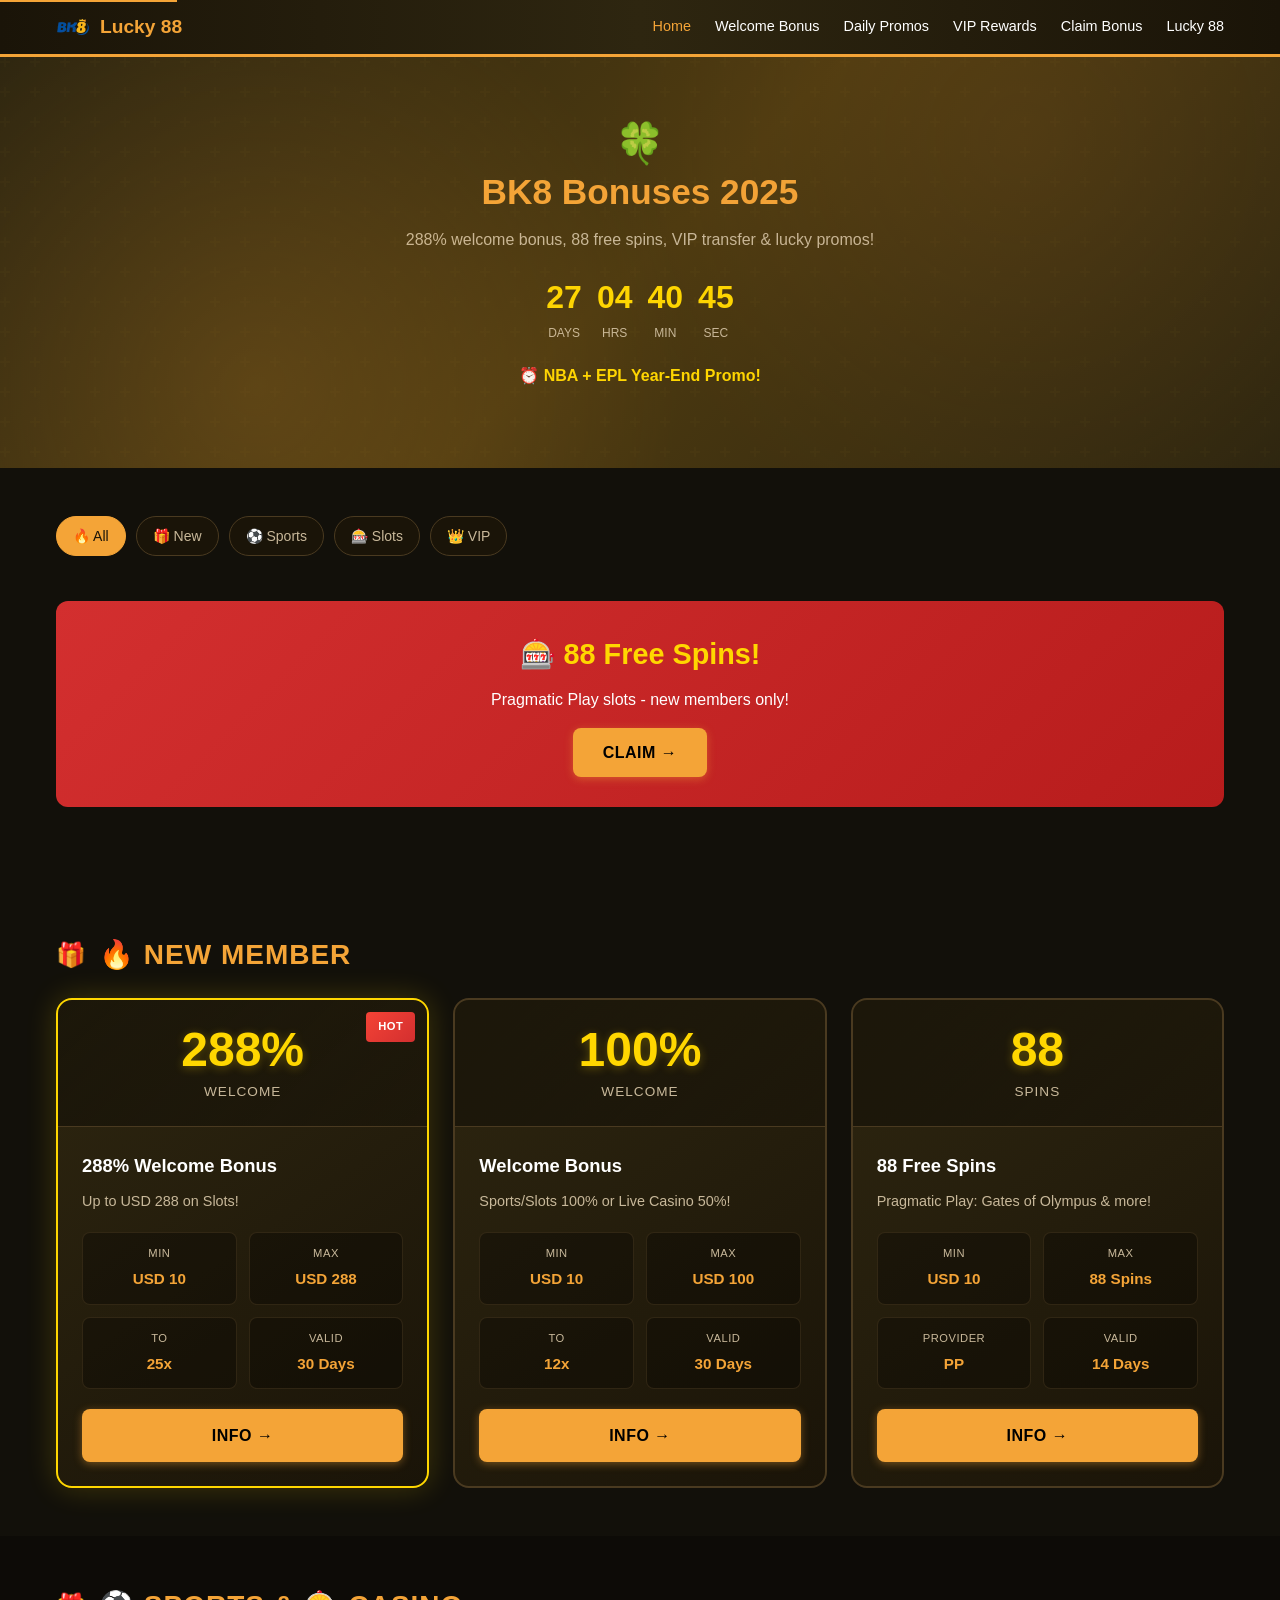
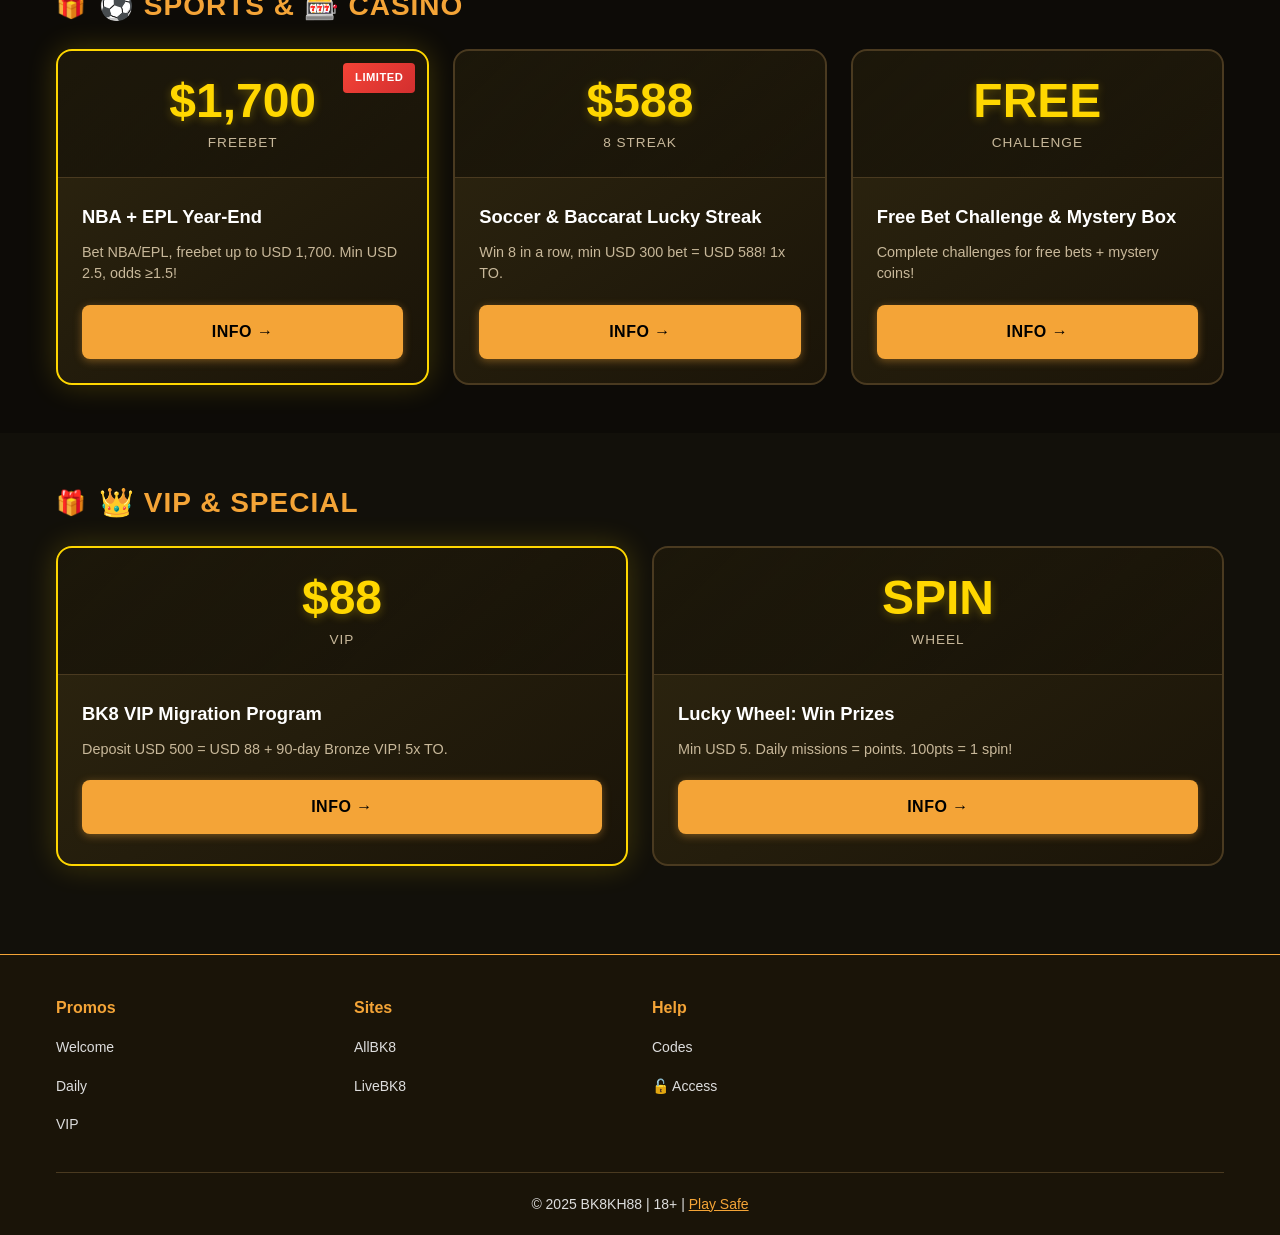
<file: index.html>
<!DOCTYPE html>
<html lang="en">
<head>
<meta charset="UTF-8">
<meta name="viewport" content="width=device-width,initial-scale=1">
<meta name="google-site-verification" content="hexUF1ci9jn3_o5hZvwXZxW5xx5lnsNakwZgfZred9c">
<meta name="description" content="BK8 bonuses 2025! 288% welcome bonus (25x TO), 88 free spins, VIP program. Best promotions Cambodia.">
<meta name="robots" content="index,follow">
<link rel="canonical" href="https://bk8-promotions-centre.pages.dev/">
<title>BK8 Bonuses 88 | 288% Welcome Bonus 2025</title>
<style>:root{--p:#1a1408;--a:#f4a437;--w:#fff;--bg:#12100a;--t:#c8b89a;--b:#4a3a20;--r:#d32f2f;--g:#ffd700}*{margin:0;padding:0;box-sizing:border-box}body{font-family:system-ui,sans-serif;line-height:1.6;background:var(--bg);color:var(--w)}.header{background:linear-gradient(90deg,#1a1408,#2e2610,#1a1408);position:sticky;top:0;z-index:100;border-bottom:3px solid var(--a)}.container{max-width:1200px;margin:0 auto;padding:0 16px}.header-inner{display:flex;justify-content:space-between;align-items:center;padding:10px 0;min-height:54px}.logo{display:flex;align-items:center;gap:10px;font-size:1.2rem;font-weight:700;color:var(--w);text-decoration:none}.logo-img{height:34px;width:34px}.logo span{color:var(--a)}.nav-list{display:flex;list-style:none;gap:20px}.nav-list a{color:var(--w);text-decoration:none;font-size:.9rem}.nav-list a:hover,.nav-list a.active{color:var(--a)}.hero{background:linear-gradient(135deg,#2e2610,#4d3a10,#2e2610);padding:40px 16px;text-align:center;min-height:220px;contain:layout style}.hero h1{font-size:1.85rem;margin-bottom:12px;min-height:72px}.hero h1 span{color:var(--a);display:block;font-size:2.2rem}.hero p{color:var(--t);max-width:600px;margin:0 auto 20px}.section{padding:40px 0;contain:layout style}.section-title{font-size:1.5rem;margin-bottom:20px}.promo-grid{display:grid;grid-template-columns:repeat(auto-fit,minmax(300px,1fr));gap:20px}.promo-card{background:linear-gradient(135deg,#2e2610,#1a1408);border:2px solid var(--b);border-radius:12px;overflow:hidden;min-height:320px}.promo-card.featured{border-color:var(--g);box-shadow:0 0 20px rgba(255,215,0,.2)}.promo-badge{display:inline-block;padding:4px 12px;font-size:.75rem;font-weight:700;text-transform:uppercase;border-radius:4px;position:absolute;top:12px;right:12px}.promo-badge.hot{background:var(--r);color:var(--w)}.promo-header{position:relative;padding:20px;background:rgba(0,0,0,.3);min-height:100px}.promo-value{font-size:2.5rem;font-weight:800;color:var(--g)}.promo-type{color:var(--t);font-size:.9rem;text-transform:uppercase}.promo-body{padding:20px}.promo-title{font-size:1.1rem;margin-bottom:10px}.promo-title a{color:var(--w);text-decoration:none}.promo-desc{color:var(--t);font-size:.9rem;margin-bottom:15px}.promo-details{display:grid;grid-template-columns:1fr 1fr;gap:10px;margin-bottom:15px}.promo-detail{background:rgba(0,0,0,.2);padding:8px;border-radius:6px;text-align:center}.promo-detail-label{font-size:.75rem;color:var(--t);text-transform:uppercase}.promo-detail-value{font-weight:700;color:var(--a)}.promo-cta{display:block;text-align:center;padding:12px;background:var(--a);color:#000;text-decoration:none;font-weight:700;border-radius:6px}.countdown{display:flex;justify-content:center;gap:15px;margin:20px 0;min-height:60px}.countdown-item{text-align:center}.countdown-value{font-size:2rem;font-weight:800;color:var(--g)}.countdown-label{font-size:.75rem;color:var(--t);text-transform:uppercase}.category-pills{display:flex;flex-wrap:wrap;gap:10px;margin-bottom:30px;min-height:40px}.category-pill{padding:8px 16px;background:rgba(255,255,255,.1);color:var(--t);text-decoration:none;border-radius:20px;font-size:.85rem}.category-pill.active{background:var(--a);color:#000}.lucky88-banner{background:linear-gradient(135deg,#d32f2f,#b71c1c);padding:30px;border-radius:12px;text-align:center;margin-bottom:30px;min-height:140px}.lucky88-banner h2{color:var(--g);font-size:1.8rem;margin-bottom:10px}.lucky88-banner p{margin-bottom:15px}.footer{background:var(--p);padding:40px 0 20px;border-top:2px solid var(--b)}.footer-grid{display:grid;grid-template-columns:repeat(auto-fit,minmax(200px,1fr));gap:30px;margin-bottom:30px}.footer-section h4{color:var(--a);margin-bottom:15px}.footer-section ul{list-style:none}.footer-section a{color:var(--t);text-decoration:none;font-size:.9rem;display:block;padding:4px 0}.footer-bottom{text-align:center;padding-top:20px;border-top:1px solid var(--b);color:var(--t);font-size:.85rem}.nav-toggle{display:none;background:0;border:0;color:var(--w);font-size:1.5rem;cursor:pointer}.skip-link{position:absolute;top:-40px;left:0;background:var(--a);color:var(--p);padding:8px 16px;z-index:1000}.skip-link:focus{top:0}#main-content{contain:layout}@media(max-width:900px){.nav-toggle{display:block}.nav{display:none;position:absolute;top:100%;left:0;right:0;background:var(--p);padding:20px}.nav.active{display:block}.nav-list{flex-direction:column;gap:15px}.promo-grid{grid-template-columns:1fr}.hero{min-height:240px}.hero h1{min-height:90px}.promo-card{min-height:350px}}</style>
<link rel="stylesheet" href="css/styles.css">
<script type="application/ld+json">{"@context":"https://schema.org","@type":"WebSite","name":"BK8KH88","url":"https://bk8kh88.com"}</script>
</head>
<body>
<a href="#main-content" class="skip-link">Skip to main content</a>
<header class="header"><div class="container"><div class="header-inner">
<a href="index.html" class="logo"><img src="images/logo-34.webp" alt="BK8-88" class="logo-img" width="34" height="34"><span>Lucky 88</span></a>
<button class="nav-toggle" aria-label="Toggle navigation" aria-expanded="false">☰</button>
<nav class="nav" id="main-nav"><ul class="nav-list">
<li><a href="index.html" class="active">Home</a></li>
<li><a href="welcome/bonus.html">Welcome Bonus</a></li>
<li><a href="promotions/daily.html">Daily Promos</a></li>
<li><a href="promotions/vip.html">VIP Rewards</a></li>
<li><a href="codes/index.html">Claim Bonus</a></li>
<li><a href="lucky88/index.html">Lucky 88</a></li>
</ul></nav></div></div></header>
<main id="main-content">
<section class="hero"><div class="container">
<h1>🍀 <span>BK8 Bonuses 2025</span></h1>
<p>288% welcome bonus, 88 free spins, VIP transfer & lucky promos!</p>
<div class="countdown" id="countdown">
<div class="countdown-item"><div class="countdown-value" id="days">15</div><div class="countdown-label">Days</div></div>
<div class="countdown-item"><div class="countdown-value" id="hours">09</div><div class="countdown-label">Hrs</div></div>
<div class="countdown-item"><div class="countdown-value" id="minutes">22</div><div class="countdown-label">Min</div></div>
<div class="countdown-item"><div class="countdown-value" id="seconds">37</div><div class="countdown-label">Sec</div></div>
</div>
<p style="color:var(--g);font-weight:700">⏰ NBA + EPL Year-End Promo!</p>
</div></section>
<section class="section" style="padding-bottom:0"><div class="container"><div class="category-pills">
<a href="index.html" class="category-pill active">🔥 All</a>
<a href="welcome/bonus.html" class="category-pill">🎁 New</a>
<a href="promotions/sports.html" class="category-pill">⚽ Sports</a>
<a href="promotions/slots.html" class="category-pill">🎰 Slots</a>
<a href="promotions/vip.html" class="category-pill">👑 VIP</a>
</div></div></section>
<section class="section" style="padding-top:20px"><div class="container"><div class="lucky88-banner">
<h2>🎰 88 Free Spins!</h2>
<p>Pragmatic Play slots - new members only!</p>
<a href="lucky88/index.html" class="promo-cta" style="display:inline-block;padding:12px 30px">Claim →</a>
</div></div></section>

<section class="section"><div class="container">
<h2 class="section-title">🔥 New Member</h2>
<div class="promo-grid">
<article class="promo-card featured"><div class="promo-header"><span class="promo-badge hot">HOT</span><div class="promo-value">288%</div><div class="promo-type">Welcome</div></div>
<div class="promo-body"><h3 class="promo-title"><a href="welcome/bonus.html">288% Welcome Bonus</a></h3>
<p class="promo-desc">Up to USD 288 on Slots!</p>
<div class="promo-details"><div class="promo-detail"><div class="promo-detail-label">Min</div><div class="promo-detail-value">USD 10</div></div><div class="promo-detail"><div class="promo-detail-label">Max</div><div class="promo-detail-value">USD 288</div></div><div class="promo-detail"><div class="promo-detail-label">TO</div><div class="promo-detail-value">25x</div></div><div class="promo-detail"><div class="promo-detail-label">Valid</div><div class="promo-detail-value">30 Days</div></div></div>
<a href="welcome/bonus.html" class="promo-cta">Info →</a></div></article>
<article class="promo-card"><div class="promo-header"><div class="promo-value">100%</div><div class="promo-type">Welcome</div></div>
<div class="promo-body"><h3 class="promo-title"><a href="welcome/bonus.html">Welcome Bonus</a></h3>
<p class="promo-desc">Sports/Slots 100% or Live Casino 50%!</p>
<div class="promo-details"><div class="promo-detail"><div class="promo-detail-label">Min</div><div class="promo-detail-value">USD 10</div></div><div class="promo-detail"><div class="promo-detail-label">Max</div><div class="promo-detail-value">USD 100</div></div><div class="promo-detail"><div class="promo-detail-label">TO</div><div class="promo-detail-value">12x</div></div><div class="promo-detail"><div class="promo-detail-label">Valid</div><div class="promo-detail-value">30 Days</div></div></div>
<a href="welcome/bonus.html" class="promo-cta">Info →</a></div></article>
<article class="promo-card"><div class="promo-header"><div class="promo-value">88</div><div class="promo-type">Spins</div></div>
<div class="promo-body"><h3 class="promo-title"><a href="lucky88/index.html">88 Free Spins</a></h3>
<p class="promo-desc">Pragmatic Play: Gates of Olympus & more!</p>
<div class="promo-details"><div class="promo-detail"><div class="promo-detail-label">Min</div><div class="promo-detail-value">USD 10</div></div><div class="promo-detail"><div class="promo-detail-label">Max</div><div class="promo-detail-value">88 Spins</div></div><div class="promo-detail"><div class="promo-detail-label">Provider</div><div class="promo-detail-value">PP</div></div><div class="promo-detail"><div class="promo-detail-label">Valid</div><div class="promo-detail-value">14 Days</div></div></div>
<a href="lucky88/index.html" class="promo-cta">Info →</a></div></article>
</div></div></section>

<section class="section" style="background:rgba(0,0,0,.3)"><div class="container">
<h2 class="section-title">⚽ Sports & 🎰 Casino</h2>
<div class="promo-grid">
<article class="promo-card featured"><div class="promo-header"><span class="promo-badge hot">LIMITED</span><div class="promo-value">$1,700</div><div class="promo-type">Freebet</div></div>
<div class="promo-body"><h3 class="promo-title"><a href="promotions/daily.html">NBA + EPL Year-End</a></h3>
<p class="promo-desc">Bet NBA/EPL, freebet up to USD 1,700. Min USD 2.5, odds ≥1.5!</p>
<a href="promotions/daily.html" class="promo-cta">Info →</a></div></article>
<article class="promo-card"><div class="promo-header"><div class="promo-value">$588</div><div class="promo-type">8 Streak</div></div>
<div class="promo-body"><h3 class="promo-title"><a href="lucky88/index.html">Soccer & Baccarat Lucky Streak</a></h3>
<p class="promo-desc">Win 8 in a row, min USD 300 bet = USD 588! 1x TO.</p>
<a href="lucky88/index.html" class="promo-cta">Info →</a></div></article>
<article class="promo-card"><div class="promo-header"><div class="promo-value">FREE</div><div class="promo-type">Challenge</div></div>
<div class="promo-body"><h3 class="promo-title"><a href="promotions/daily.html">Free Bet Challenge & Mystery Box</a></h3>
<p class="promo-desc">Complete challenges for free bets + mystery coins!</p>
<a href="promotions/daily.html" class="promo-cta">Info →</a></div></article>
</div></div></section>

<section class="section"><div class="container">
<h2 class="section-title">👑 VIP & Special</h2>
<div class="promo-grid">
<article class="promo-card featured"><div class="promo-header"><div class="promo-value">$88</div><div class="promo-type">VIP</div></div>
<div class="promo-body"><h3 class="promo-title"><a href="promotions/vip.html">BK8 VIP Migration Program</a></h3>
<p class="promo-desc">Deposit USD 500 = USD 88 + 90-day Bronze VIP! 5x TO.</p>
<a href="promotions/vip.html" class="promo-cta">Info →</a></div></article>
<article class="promo-card"><div class="promo-header"><div class="promo-value">SPIN</div><div class="promo-type">Wheel</div></div>
<div class="promo-body"><h3 class="promo-title"><a href="lucky88/index.html">Lucky Wheel: Win Prizes</a></h3>
<p class="promo-desc">Min USD 5. Daily missions = points. 100pts = 1 spin!</p>
<a href="lucky88/index.html" class="promo-cta">Info →</a></div></article>
</div></div></section>
</main>
<footer class="footer"><div class="container">
<div class="footer-grid">
<div class="footer-section"><h4>Promos</h4><ul>
<li><a href="welcome/bonus.html">Welcome</a></li>
<li><a href="promotions/daily.html">Daily</a></li>
<li><a href="promotions/vip.html">VIP</a></li>
</ul></div>
<div class="footer-section"><h4>Sites</h4><ul>
<li><a href="https://allbk8kh.com">AllBK8</a></li>
<li><a href="https://livebk8.com">LiveBK8</a></li>
</ul></div>
<div class="footer-section"><h4>Help</h4><ul>
<li><a href="codes/index.html">Codes</a></li>
<li><a href="access-help.html">🔓 Access</a></li>
</ul></div>
</div>
<div class="footer-bottom">
<p>© 2025 BK8KH88 | 18+ | <a href="responsible-gambling.html">Play Safe</a></p>
</div></div></footer>
<script src="js/nav.js" defer></script>
<script>function u(){var n=new Date,e=new Date(n.getFullYear(),n.getMonth()+1,0,23,59,59),d=e-n,D=Math.floor(d/864e5),H=Math.floor(d%864e5/36e5),M=Math.floor(d%36e5/6e4),S=Math.floor(d%6e4/1e3);document.getElementById('days').textContent=D.toString().padStart(2,'0');document.getElementById('hours').textContent=H.toString().padStart(2,'0');document.getElementById('minutes').textContent=M.toString().padStart(2,'0');document.getElementById('seconds').textContent=S.toString().padStart(2,'0')}setInterval(u,1e3);u()</script>
</body>
</html>
</file>
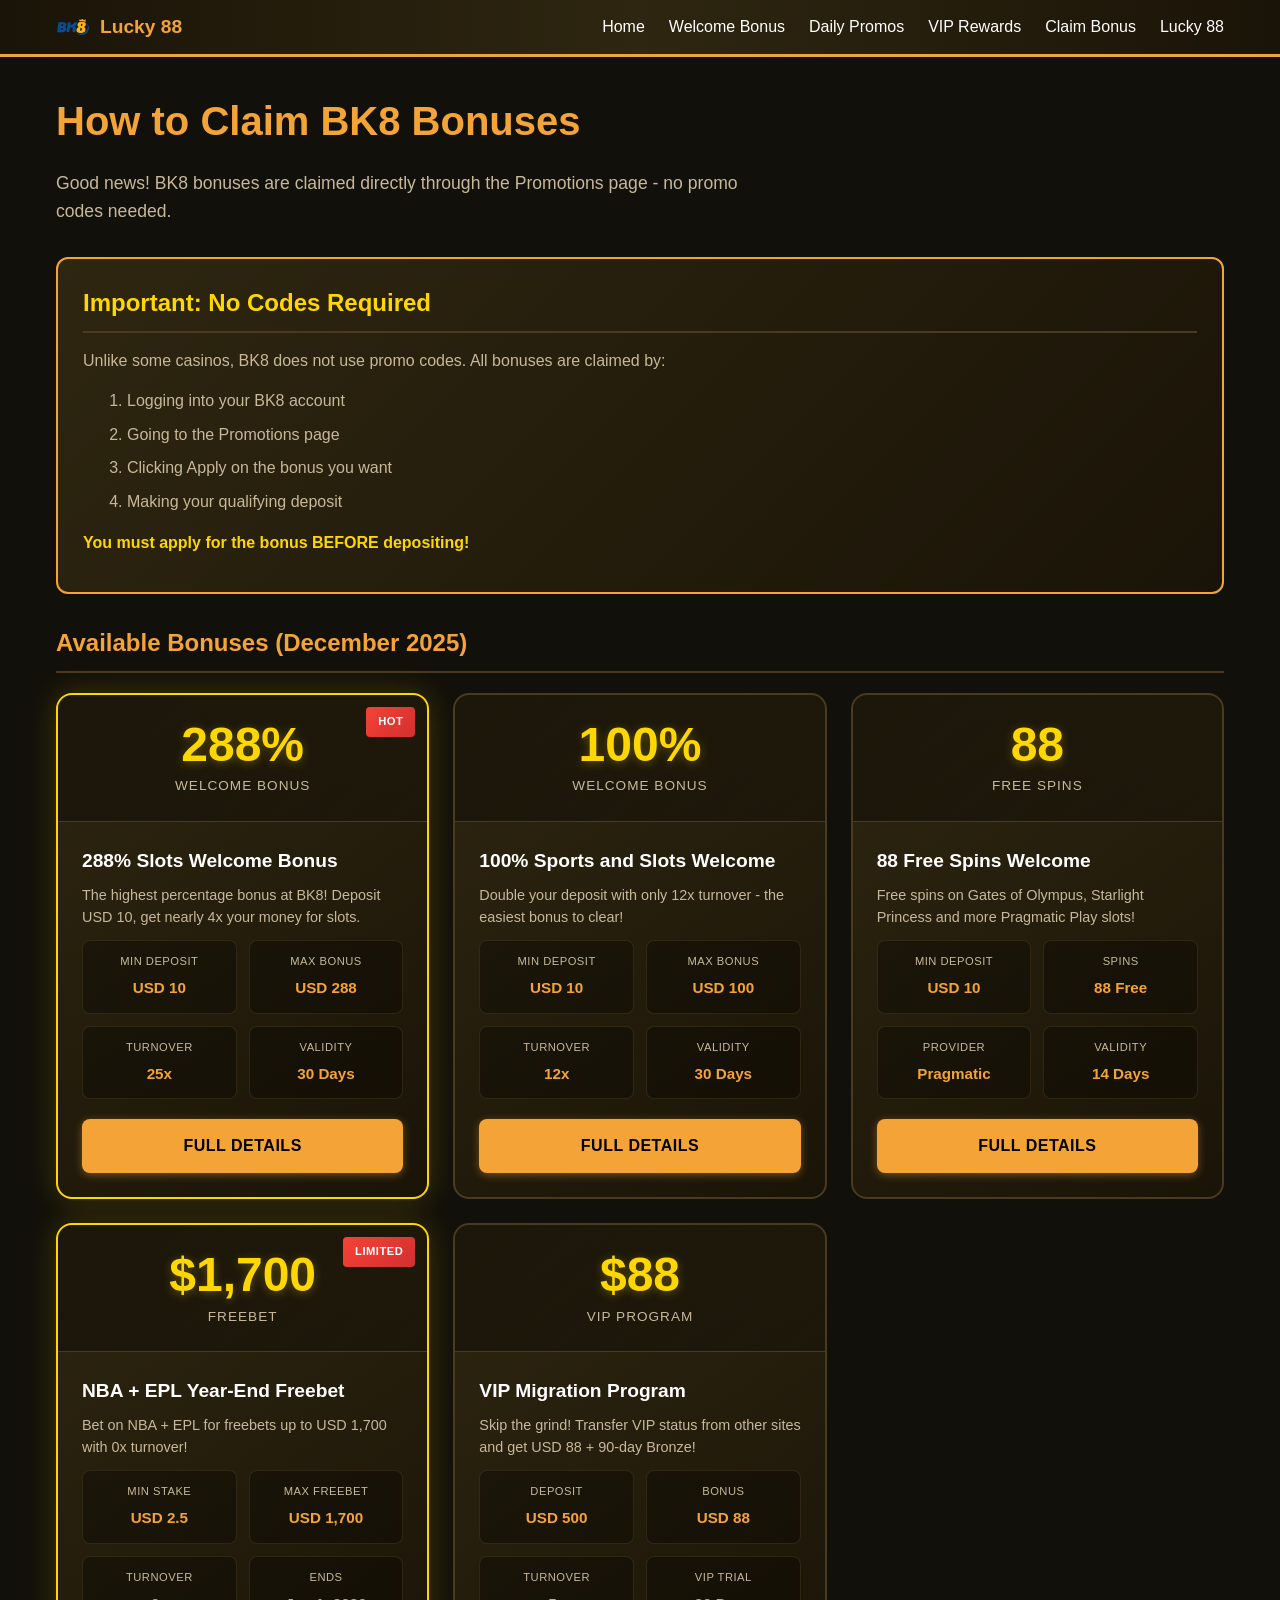
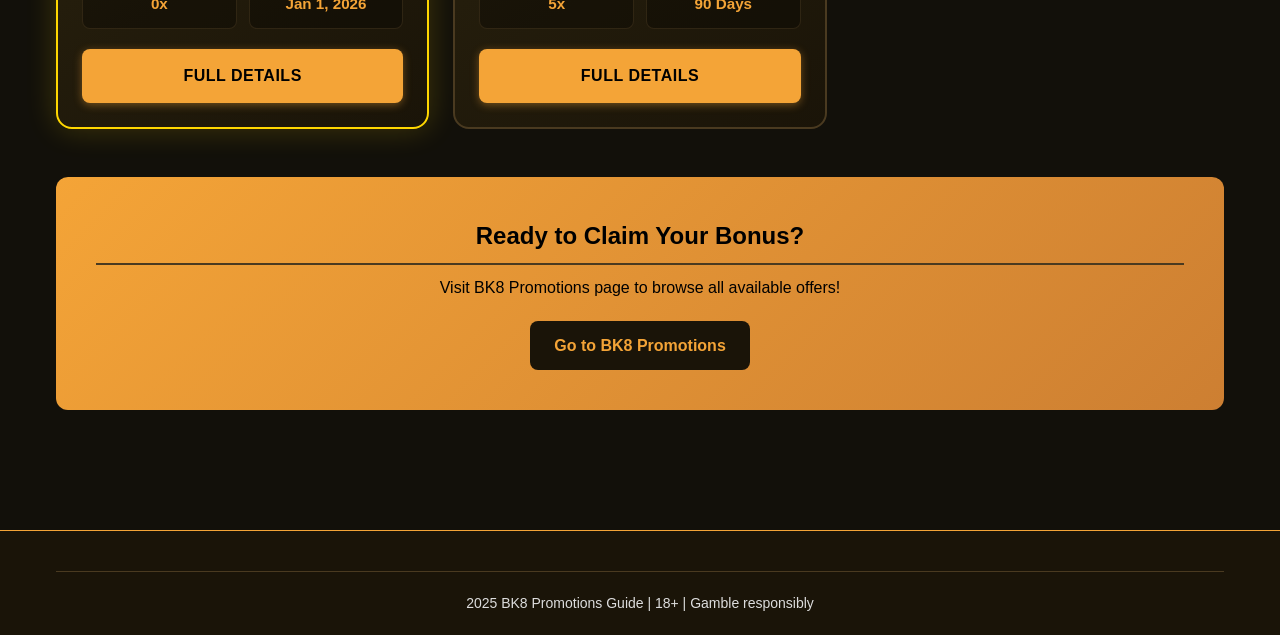
<file: codes/index.html>
<!DOCTYPE html>
<html lang="en">
<head>
  <meta charset="UTF-8">
  <meta name="viewport" content="width=device-width, initial-scale=1.0">
  <meta name="description" content="How to claim BK8 bonuses 2025. Step-by-step guide to activate welcome bonus, free spins, VIP rewards. No codes needed!">
  <title>How to Claim BK8 Bonuses 2025 | Step-by-Step Guide</title>
  <link rel="stylesheet" href="../css/styles.css">
</head>
<body>
  <header class="header">
    <div class="container">
      <div class="header-inner">
        <a href="../index.html" class="logo">
          <img src="../images/logo-34.webp" alt="BK8 Lucky 88" class="logo-img">
          <span>Lucky 88</span>
        </a>
        <button class="nav-toggle" aria-label="Menu" aria-expanded="false">?</button>
        <nav class="nav">
          <ul class="nav-list">
            <li><a href="../index.html">Home</a></li>
            <li><a href="../welcome/bonus.html">Welcome Bonus</a></li>
            <li><a href="../promotions/daily.html">Daily Promos</a></li>
            <li><a href="../promotions/vip.html">VIP Rewards</a></li>
            <li><a href="index.html" class="active">Claim Bonus</a></li>
            <li><a href="../lucky88/index.html">Lucky 88</a></li>
          </ul>
        </nav>
      </div>
    </div>
  </header>
  <main class="main-content">
    <div class="container">
      <h1>How to Claim BK8 Bonuses</h1>
      <p class="intro">Good news! BK8 bonuses are claimed directly through the Promotions page - no promo codes needed.</p>
      <section class="info-box" style="background: linear-gradient(135deg, #2e2610, #1a1408); padding: 25px; border-radius: 12px; border: 2px solid #f4a437; margin: 30px 0;">
        <h2 style="color: #ffd700; margin-bottom: 15px;">Important: No Codes Required</h2>
        <p>Unlike some casinos, BK8 does not use promo codes. All bonuses are claimed by:</p>
        <ol style="margin: 15px 0 15px 20px;">
          <li>Logging into your BK8 account</li>
          <li>Going to the Promotions page</li>
          <li>Clicking Apply on the bonus you want</li>
          <li>Making your qualifying deposit</li>
        </ol>
        <p style="margin-top: 15px; color: #ffd700; font-weight: bold;">You must apply for the bonus BEFORE depositing!</p>
      </section>
      <section class="available-bonuses">
        <h2>Available Bonuses (December 2025)</h2>
        <div class="promo-grid">
          <article class="promo-card featured">
            <div class="promo-header">
              <span class="promo-badge hot">HOT</span>
              <div class="promo-value">288%</div>
              <div class="promo-type">Welcome Bonus</div>
            </div>
            <div class="promo-body">
              <h3 class="promo-title">288% Slots Welcome Bonus</h3>
              <p class="promo-desc">The highest percentage bonus at BK8! Deposit USD 10, get nearly 4x your money for slots.</p>
              <div class="promo-details">
                <div class="promo-detail">
                  <span class="promo-detail-label">Min Deposit</span>
                  <span class="promo-detail-value">USD 10</span>
                </div>
                <div class="promo-detail">
                  <span class="promo-detail-label">Max Bonus</span>
                  <span class="promo-detail-value">USD 288</span>
                </div>
                <div class="promo-detail">
                  <span class="promo-detail-label">Turnover</span>
                  <span class="promo-detail-value">25x</span>
                </div>
                <div class="promo-detail">
                  <span class="promo-detail-label">Validity</span>
                  <span class="promo-detail-value">30 Days</span>
                </div>
              </div>
              <a href="../welcome/bonus.html" class="promo-cta">Full Details</a>
            </div>
          </article>
          <article class="promo-card">
            <div class="promo-header">
              <div class="promo-value">100%</div>
              <div class="promo-type">Welcome Bonus</div>
            </div>
            <div class="promo-body">
              <h3 class="promo-title">100% Sports and Slots Welcome</h3>
              <p class="promo-desc">Double your deposit with only 12x turnover - the easiest bonus to clear!</p>
              <div class="promo-details">
                <div class="promo-detail">
                  <span class="promo-detail-label">Min Deposit</span>
                  <span class="promo-detail-value">USD 10</span>
                </div>
                <div class="promo-detail">
                  <span class="promo-detail-label">Max Bonus</span>
                  <span class="promo-detail-value">USD 100</span>
                </div>
                <div class="promo-detail">
                  <span class="promo-detail-label">Turnover</span>
                  <span class="promo-detail-value">12x</span>
                </div>
                <div class="promo-detail">
                  <span class="promo-detail-label">Validity</span>
                  <span class="promo-detail-value">30 Days</span>
                </div>
              </div>
              <a href="../welcome/bonus.html" class="promo-cta">Full Details</a>
            </div>
          </article>
          <article class="promo-card">
            <div class="promo-header">
              <div class="promo-value">88</div>
              <div class="promo-type">Free Spins</div>
            </div>
            <div class="promo-body">
              <h3 class="promo-title">88 Free Spins Welcome</h3>
              <p class="promo-desc">Free spins on Gates of Olympus, Starlight Princess and more Pragmatic Play slots!</p>
              <div class="promo-details">
                <div class="promo-detail">
                  <span class="promo-detail-label">Min Deposit</span>
                  <span class="promo-detail-value">USD 10</span>
                </div>
                <div class="promo-detail">
                  <span class="promo-detail-label">Spins</span>
                  <span class="promo-detail-value">88 Free</span>
                </div>
                <div class="promo-detail">
                  <span class="promo-detail-label">Provider</span>
                  <span class="promo-detail-value">Pragmatic</span>
                </div>
                <div class="promo-detail">
                  <span class="promo-detail-label">Validity</span>
                  <span class="promo-detail-value">14 Days</span>
                </div>
              </div>
              <a href="../lucky88/index.html" class="promo-cta">Full Details</a>
            </div>
          </article>
          <article class="promo-card featured">
            <div class="promo-header">
              <span class="promo-badge hot">LIMITED</span>
              <div class="promo-value">$1,700</div>
              <div class="promo-type">Freebet</div>
            </div>
            <div class="promo-body">
              <h3 class="promo-title">NBA + EPL Year-End Freebet</h3>
              <p class="promo-desc">Bet on NBA + EPL for freebets up to USD 1,700 with 0x turnover!</p>
              <div class="promo-details">
                <div class="promo-detail">
                  <span class="promo-detail-label">Min Stake</span>
                  <span class="promo-detail-value">USD 2.5</span>
                </div>
                <div class="promo-detail">
                  <span class="promo-detail-label">Max Freebet</span>
                  <span class="promo-detail-value">USD 1,700</span>
                </div>
                <div class="promo-detail">
                  <span class="promo-detail-label">Turnover</span>
                  <span class="promo-detail-value">0x</span>
                </div>
                <div class="promo-detail">
                  <span class="promo-detail-label">Ends</span>
                  <span class="promo-detail-value">Jan 1, 2026</span>
                </div>
              </div>
              <a href="../promotions/daily.html" class="promo-cta">Full Details</a>
            </div>
          </article>
          <article class="promo-card">
            <div class="promo-header">
              <div class="promo-value">$88</div>
              <div class="promo-type">VIP Program</div>
            </div>
            <div class="promo-body">
              <h3 class="promo-title">VIP Migration Program</h3>
              <p class="promo-desc">Skip the grind! Transfer VIP status from other sites and get USD 88 + 90-day Bronze!</p>
              <div class="promo-details">
                <div class="promo-detail">
                  <span class="promo-detail-label">Deposit</span>
                  <span class="promo-detail-value">USD 500</span>
                </div>
                <div class="promo-detail">
                  <span class="promo-detail-label">Bonus</span>
                  <span class="promo-detail-value">USD 88</span>
                </div>
                <div class="promo-detail">
                  <span class="promo-detail-label">Turnover</span>
                  <span class="promo-detail-value">5x</span>
                </div>
                <div class="promo-detail">
                  <span class="promo-detail-label">VIP Trial</span>
                  <span class="promo-detail-value">90 Days</span>
                </div>
              </div>
              <a href="../promotions/vip.html" class="promo-cta">Full Details</a>
            </div>
          </article>
        </div>
      </section>
      <section style="margin-top: 40px; text-align: center; padding: 40px; background: linear-gradient(135deg, #f4a437, #cd7f32); border-radius: 12px;">
        <h2 style="color: #000; margin-bottom: 10px;">Ready to Claim Your Bonus?</h2>
        <p style="color: #000; margin-bottom: 20px;">Visit BK8 Promotions page to browse all available offers!</p>
        <a href="https://www.bk8inspiring.com/promotions" target="_blank" rel="noopener" class="cta-button" style="display: inline-block; background: #1a1408; color: #f4a437;">Go to BK8 Promotions</a>
      </section>
    </div>
  </main>
  <footer class="footer">
    <div class="container">
      <div class="footer-bottom">
        <p>2025 BK8 Promotions Guide | 18+ | Gamble responsibly</p>
      </div>
    </div>
  </footer>
  <script src="../js/nav.js" defer></script>
</body>
</html>
</file>
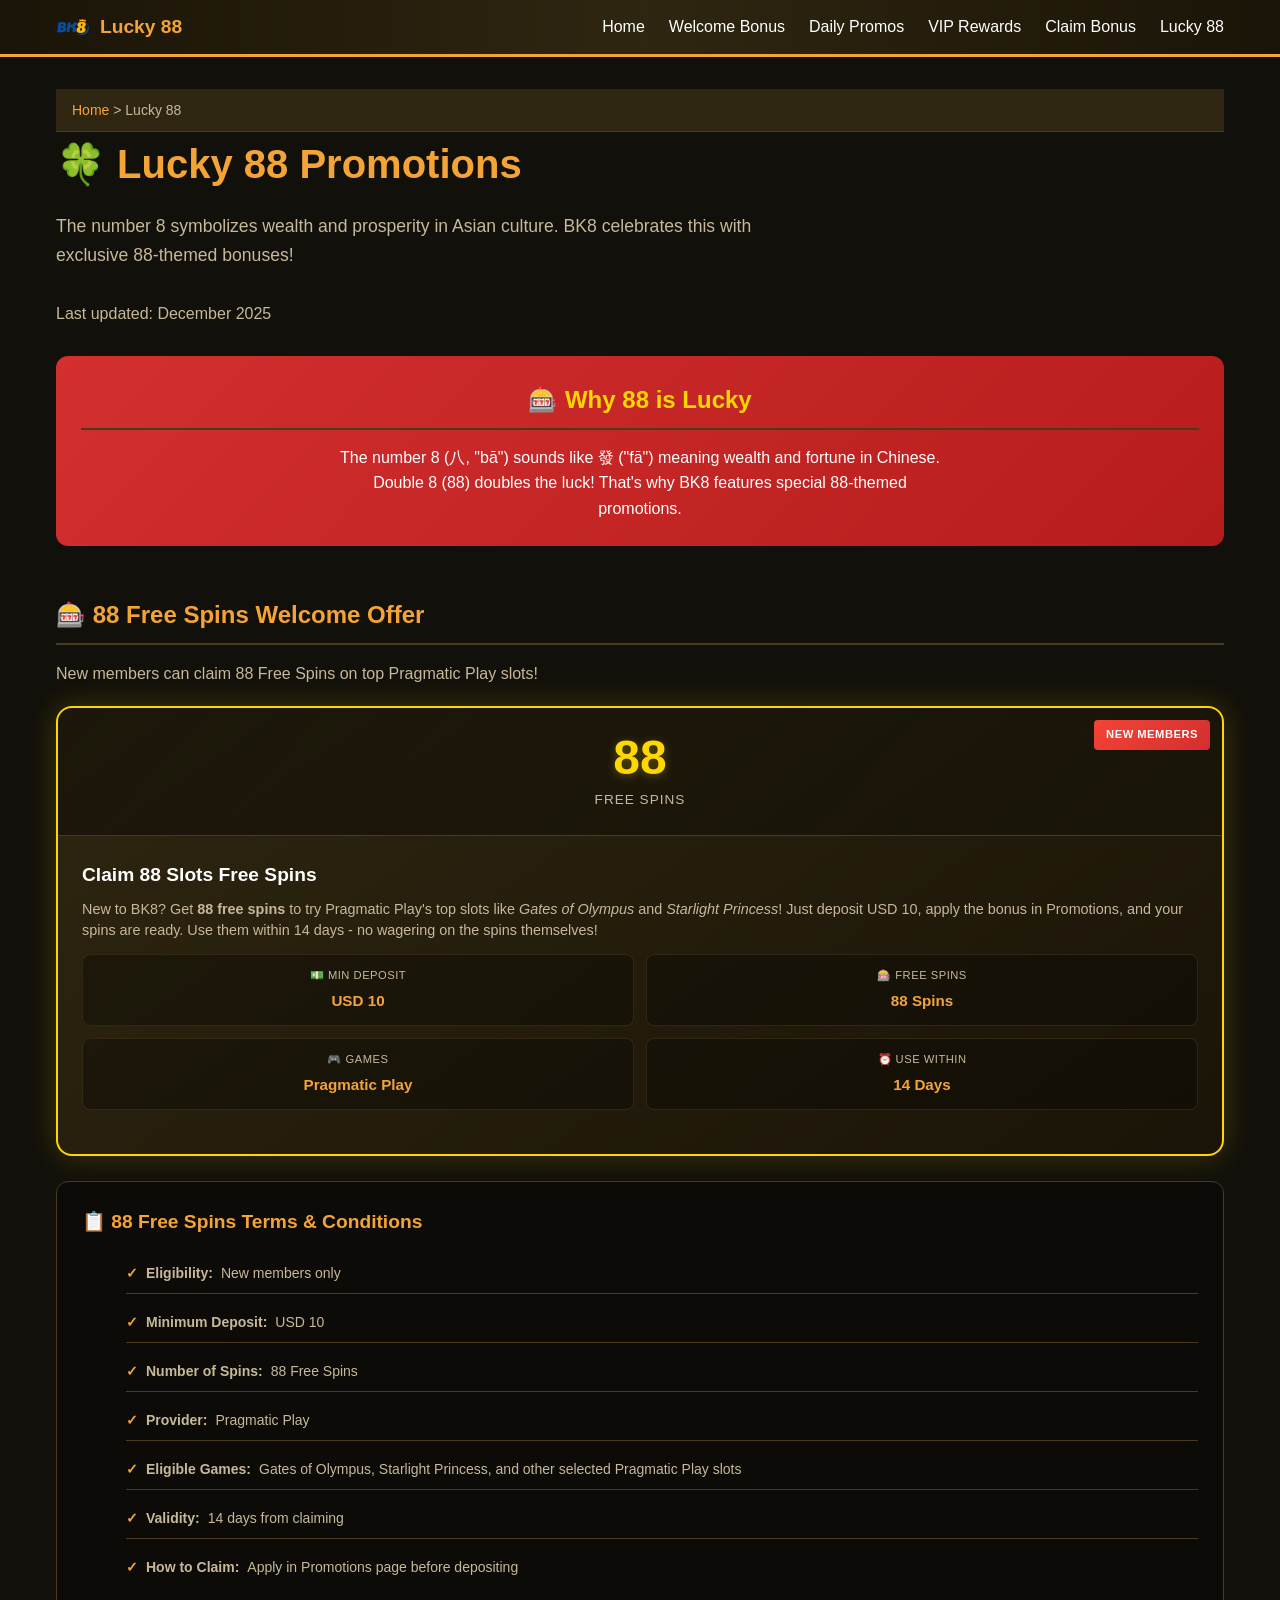
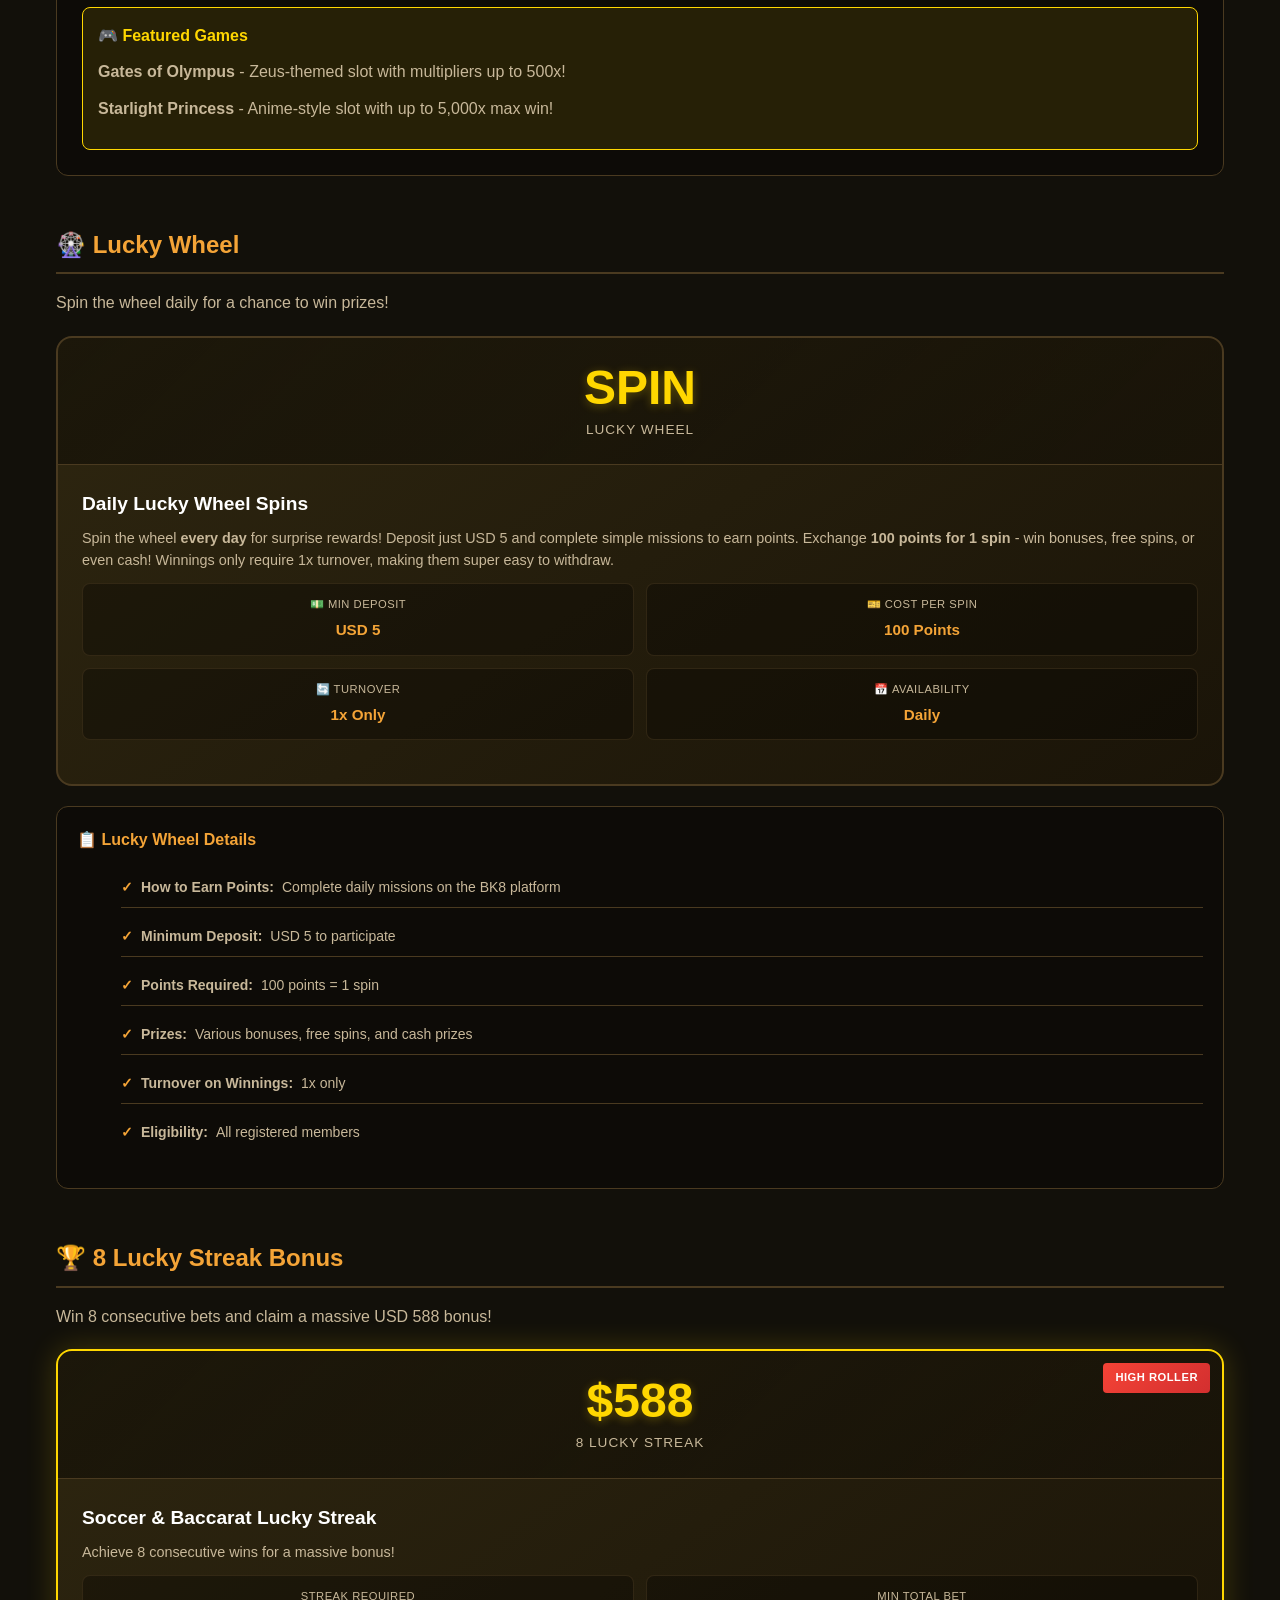
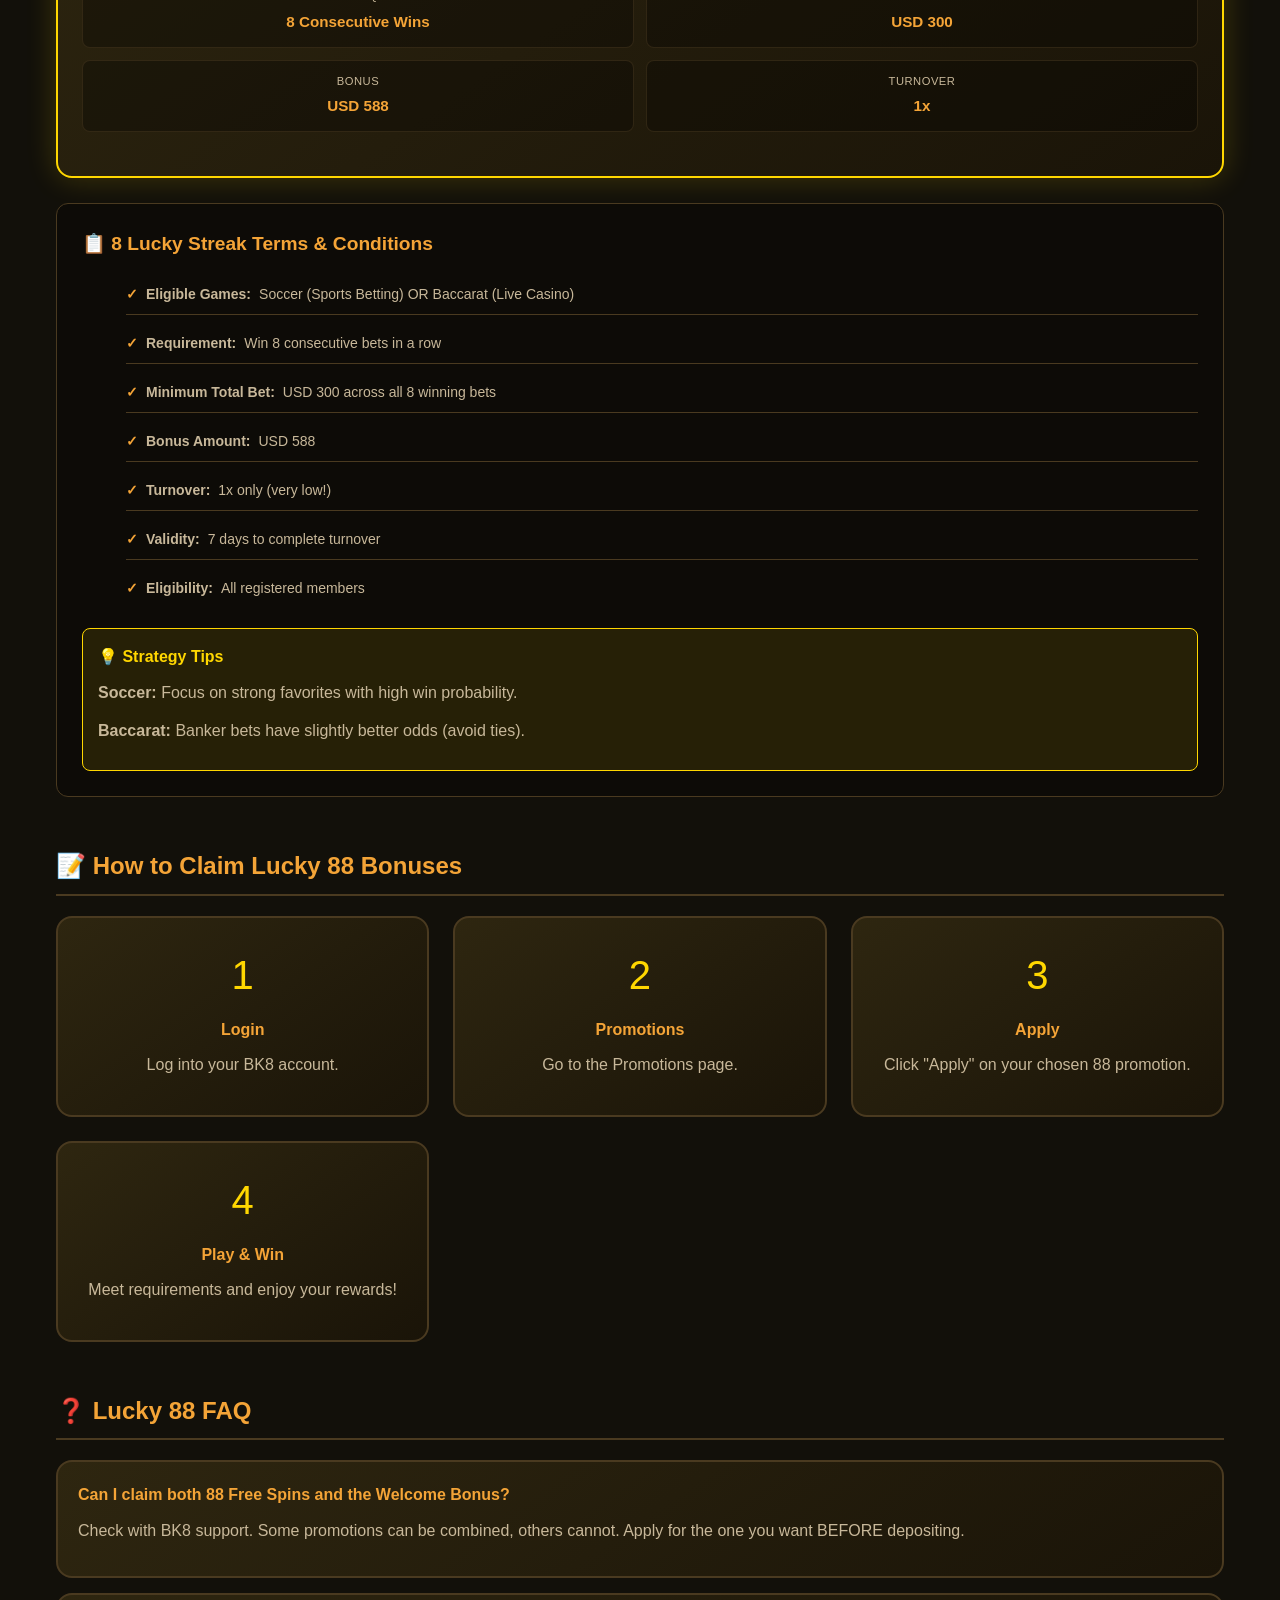
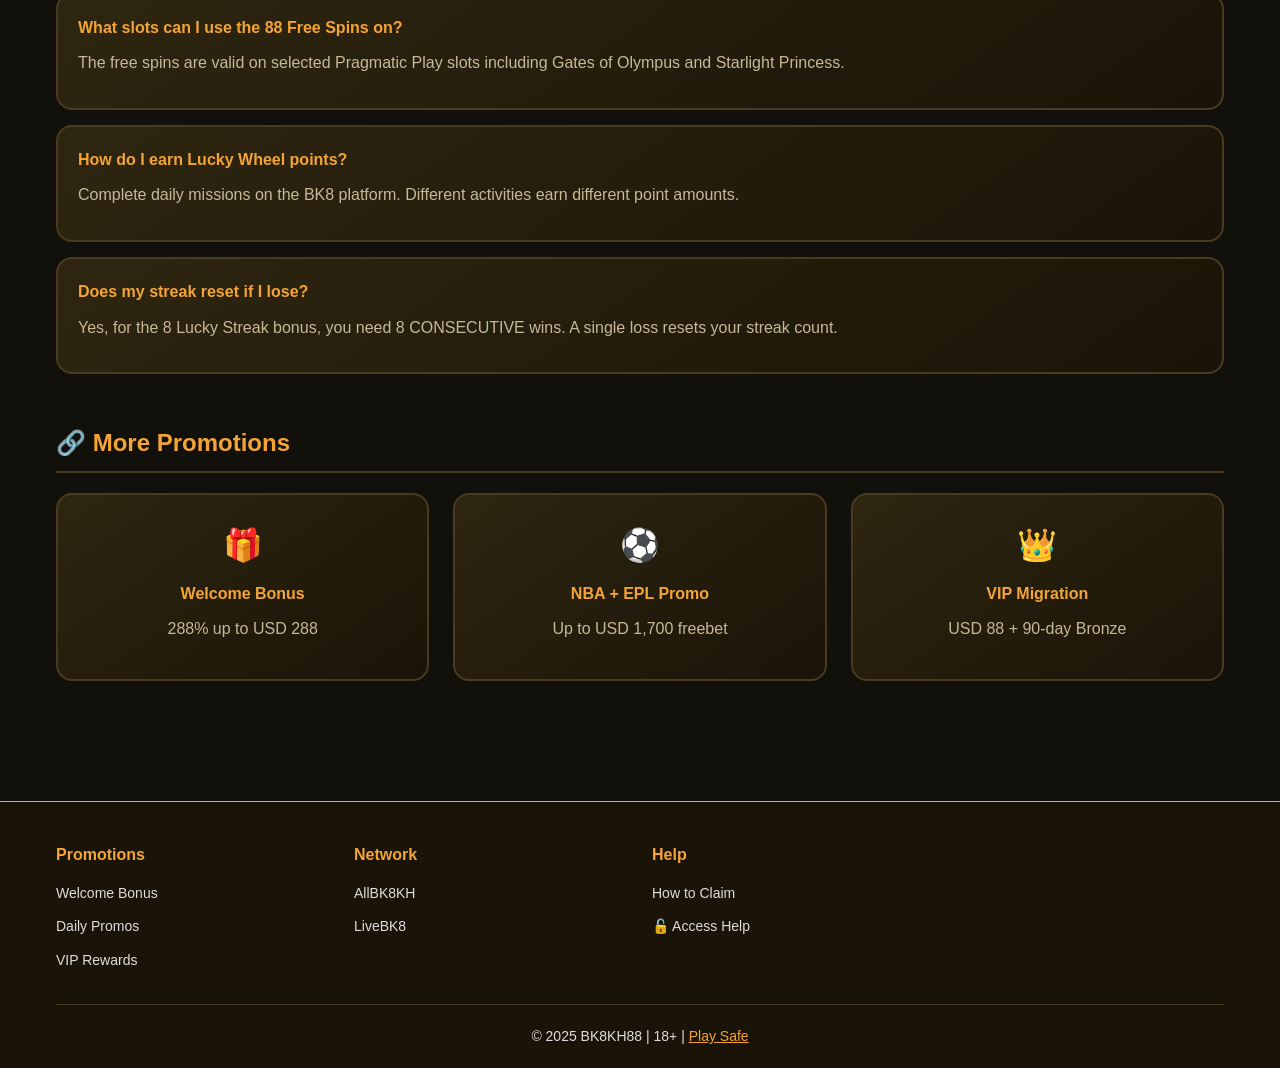
<file: lucky88/index.html>
<!DOCTYPE html>
<html lang="en">
<head>
  <meta charset="UTF-8">
  <meta name="viewport" content="width=device-width, initial-scale=1.0">
  <meta name="description" content="BK8 Lucky 88 Promotions: 88 Free Spins on Pragmatic Play slots, Lucky Wheel daily spins, 8 Lucky Streak USD 588 bonus. Lucky number promotions!">
  <meta name="keywords" content="bk8 lucky 88, bk8 free spins, bk8 88 bonus, bk8 lucky wheel, pragmatic play free spins">
  <meta name="robots" content="index, follow">
  <title>BK8 Lucky 88 | 88 Free Spins + Lucky Wheel + 8 Streak Bonus</title>
  <link rel="stylesheet" href="../css/styles.css">
</head>
<body>
  <header class="header">
    <div class="container">
      <div class="header-inner">
        <a href="../index.html" class="logo">
          <img src="../images/logo-34.webp" alt="BK8 Lucky 88" class="logo-img">
          <span>Lucky 88</span>
        </a>
        <button class="nav-toggle" aria-label="Menu" aria-expanded="false">☰</button>
        <nav class="nav">
          <ul class="nav-list">
            <li><a href="../index.html">Home</a></li>
            <li><a href="../welcome/bonus.html">Welcome Bonus</a></li>
            <li><a href="../promotions/daily.html">Daily Promos</a></li>
            <li><a href="../promotions/vip.html">VIP Rewards</a></li>
            <li><a href="../codes/index.html">Claim Bonus</a></li>
            <li><a href="index.html" class="active">Lucky 88</a></li>
          </ul>
        </nav>
      </div>
    </div>
  </header>

  <main class="main-content">
    <div class="container">
      <div class="breadcrumb">
        <a href="../index.html">Home</a> &gt; Lucky 88
      </div>

      <h1>🍀 Lucky 88 Promotions</h1>
      <p class="intro">The number 8 symbolizes wealth and prosperity in Asian culture. BK8 celebrates this with exclusive 88-themed bonuses!</p>
      <p class="last-updated">Last updated: December 2025</p>

      <!-- Lucky Meaning -->
      <section class="lucky-meaning" style="margin-top: 30px;">
        <div style="background: linear-gradient(135deg, #d32f2f, #b71c1c); padding: 25px; border-radius: 12px; text-align: center;">
          <h2 style="color: #ffd700; margin-bottom: 15px;">🎰 Why 88 is Lucky</h2>
          <p style="color: #fff; max-width: 600px; margin: 0 auto;">The number 8 (八, "bā") sounds like 發 ("fā") meaning wealth and fortune in Chinese. Double 8 (88) doubles the luck! That's why BK8 features special 88-themed promotions.</p>
        </div>
      </section>

      <!-- 88 Free Spins -->
      <section class="promo-section" style="margin-top: 50px;">
        <h2>🎰 88 Free Spins Welcome Offer</h2>
        <p style="color: #c8b89a; margin-bottom: 20px;">New members can claim 88 Free Spins on top Pragmatic Play slots!</p>
        
        <article class="promo-card featured">
          <div class="promo-header">
            <span class="promo-badge hot">NEW MEMBERS</span>
            <div class="promo-value">88</div>
            <div class="promo-type">Free Spins</div>
          </div>
          <div class="promo-body">
            <h3 class="promo-title">Claim 88 Slots Free Spins</h3>
            <p class="promo-desc">New to BK8? Get <strong>88 free spins</strong> to try Pragmatic Play's top slots like <em>Gates of Olympus</em> and <em>Starlight Princess</em>! Just deposit USD 10, apply the bonus in Promotions, and your spins are ready. Use them within 14 days - no wagering on the spins themselves!</p>
            <div class="promo-details">
              <div class="promo-detail">
                <div class="promo-detail-label">💵 Min Deposit</div>
                <div class="promo-detail-value">USD 10</div>
              </div>
              <div class="promo-detail">
                <div class="promo-detail-label">🎰 Free Spins</div>
                <div class="promo-detail-value">88 Spins</div>
              </div>
              <div class="promo-detail">
                <div class="promo-detail-label">🎮 Games</div>
                <div class="promo-detail-value">Pragmatic Play</div>
              </div>
              <div class="promo-detail">
                <div class="promo-detail-label">⏰ Use Within</div>
                <div class="promo-detail-value">14 Days</div>
              </div>
            </div>
          </div>
        </article>

        <div class="terms-box" style="background: rgba(0,0,0,0.3); padding: 25px; border-radius: 12px; margin-top: 25px;">
          <h3 style="color: #f4a437; margin-bottom: 15px;">📋 88 Free Spins Terms & Conditions</h3>
          <ul style="color: #c8b89a; margin-left: 20px; line-height: 2;">
            <li><strong>Eligibility:</strong> New members only</li>
            <li><strong>Minimum Deposit:</strong> USD 10</li>
            <li><strong>Number of Spins:</strong> 88 Free Spins</li>
            <li><strong>Provider:</strong> Pragmatic Play</li>
            <li><strong>Eligible Games:</strong> Gates of Olympus, Starlight Princess, and other selected Pragmatic Play slots</li>
            <li><strong>Validity:</strong> 14 days from claiming</li>
            <li><strong>How to Claim:</strong> Apply in Promotions page before depositing</li>
          </ul>
          
          <div style="background: rgba(255,215,0,0.1); padding: 15px; border-radius: 8px; margin-top: 20px; border: 1px solid #ffd700;">
            <h4 style="color: #ffd700; margin-bottom: 10px;">🎮 Featured Games</h4>
            <p style="color: #c8b89a;"><strong>Gates of Olympus</strong> - Zeus-themed slot with multipliers up to 500x!</p>
            <p style="color: #c8b89a;"><strong>Starlight Princess</strong> - Anime-style slot with up to 5,000x max win!</p>
          </div>
        </div>
      </section>

      <!-- Lucky Wheel -->
      <section class="promo-section" style="margin-top: 50px;">
        <h2>🎡 Lucky Wheel</h2>
        <p style="color: #c8b89a; margin-bottom: 20px;">Spin the wheel daily for a chance to win prizes!</p>
        
        <article class="promo-card">
          <div class="promo-header">
            <div class="promo-value">SPIN</div>
            <div class="promo-type">Lucky Wheel</div>
          </div>
          <div class="promo-body">
            <h3 class="promo-title">Daily Lucky Wheel Spins</h3>
            <p class="promo-desc">Spin the wheel <strong>every day</strong> for surprise rewards! Deposit just USD 5 and complete simple missions to earn points. Exchange <strong>100 points for 1 spin</strong> - win bonuses, free spins, or even cash! Winnings only require 1x turnover, making them super easy to withdraw.</p>
            <div class="promo-details">
              <div class="promo-detail">
                <div class="promo-detail-label">💵 Min Deposit</div>
                <div class="promo-detail-value">USD 5</div>
              </div>
              <div class="promo-detail">
                <div class="promo-detail-label">🎫 Cost per Spin</div>
                <div class="promo-detail-value">100 Points</div>
              </div>
              <div class="promo-detail">
                <div class="promo-detail-label">🔄 Turnover</div>
                <div class="promo-detail-value">1x Only</div>
              </div>
              <div class="promo-detail">
                <div class="promo-detail-label">📅 Availability</div>
                <div class="promo-detail-value">Daily</div>
              </div>
            </div>
          </div>
        </article>

        <div class="terms-box" style="background: rgba(0,0,0,0.3); padding: 20px; border-radius: 12px; margin-top: 20px;">
          <h4 style="color: #f4a437; margin-bottom: 15px;">📋 Lucky Wheel Details</h4>
          <ul style="color: #c8b89a; margin-left: 20px; line-height: 2;">
            <li><strong>How to Earn Points:</strong> Complete daily missions on the BK8 platform</li>
            <li><strong>Minimum Deposit:</strong> USD 5 to participate</li>
            <li><strong>Points Required:</strong> 100 points = 1 spin</li>
            <li><strong>Prizes:</strong> Various bonuses, free spins, and cash prizes</li>
            <li><strong>Turnover on Winnings:</strong> 1x only</li>
            <li><strong>Eligibility:</strong> All registered members</li>
          </ul>
        </div>
      </section>

      <!-- 8 Lucky Streak -->
      <section class="promo-section" style="margin-top: 50px;">
        <h2>🏆 8 Lucky Streak Bonus</h2>
        <p style="color: #c8b89a; margin-bottom: 20px;">Win 8 consecutive bets and claim a massive USD 588 bonus!</p>
        
        <article class="promo-card featured">
          <div class="promo-header">
            <span class="promo-badge hot">HIGH ROLLER</span>
            <div class="promo-value">$588</div>
            <div class="promo-type">8 Lucky Streak</div>
          </div>
          <div class="promo-body">
            <h3 class="promo-title">Soccer & Baccarat Lucky Streak</h3>
            <p class="promo-desc">Achieve 8 consecutive wins for a massive bonus!</p>
            <div class="promo-details">
              <div class="promo-detail">
                <div class="promo-detail-label">Streak Required</div>
                <div class="promo-detail-value">8 Consecutive Wins</div>
              </div>
              <div class="promo-detail">
                <div class="promo-detail-label">Min Total Bet</div>
                <div class="promo-detail-value">USD 300</div>
              </div>
              <div class="promo-detail">
                <div class="promo-detail-label">Bonus</div>
                <div class="promo-detail-value">USD 588</div>
              </div>
              <div class="promo-detail">
                <div class="promo-detail-label">Turnover</div>
                <div class="promo-detail-value">1x</div>
              </div>
            </div>
          </div>
        </article>

        <div class="terms-box" style="background: rgba(0,0,0,0.3); padding: 25px; border-radius: 12px; margin-top: 25px;">
          <h3 style="color: #f4a437; margin-bottom: 15px;">📋 8 Lucky Streak Terms & Conditions</h3>
          <ul style="color: #c8b89a; margin-left: 20px; line-height: 2;">
            <li><strong>Eligible Games:</strong> Soccer (Sports Betting) OR Baccarat (Live Casino)</li>
            <li><strong>Requirement:</strong> Win 8 consecutive bets in a row</li>
            <li><strong>Minimum Total Bet:</strong> USD 300 across all 8 winning bets</li>
            <li><strong>Bonus Amount:</strong> USD 588</li>
            <li><strong>Turnover:</strong> 1x only (very low!)</li>
            <li><strong>Validity:</strong> 7 days to complete turnover</li>
            <li><strong>Eligibility:</strong> All registered members</li>
          </ul>
          
          <div style="background: rgba(255,215,0,0.1); padding: 15px; border-radius: 8px; margin-top: 20px; border: 1px solid #ffd700;">
            <h4 style="color: #ffd700; margin-bottom: 10px;">💡 Strategy Tips</h4>
            <p style="color: #c8b89a;"><strong>Soccer:</strong> Focus on strong favorites with high win probability.</p>
            <p style="color: #c8b89a;"><strong>Baccarat:</strong> Banker bets have slightly better odds (avoid ties).</p>
          </div>
        </div>
      </section>

      <!-- How to Claim -->
      <section class="how-to-claim" style="margin-top: 50px;">
        <h2>📝 How to Claim Lucky 88 Bonuses</h2>
        
        <div class="promo-grid" style="margin-top: 20px;">
          <div class="promo-card" style="text-align: center; padding: 25px;">
            <div style="font-size: 2.5rem; color: #ffd700; margin-bottom: 10px;">1</div>
            <h4 style="color: #f4a437; margin-bottom: 10px;">Login</h4>
            <p style="color: #c8b89a;">Log into your BK8 account.</p>
          </div>
          
          <div class="promo-card" style="text-align: center; padding: 25px;">
            <div style="font-size: 2.5rem; color: #ffd700; margin-bottom: 10px;">2</div>
            <h4 style="color: #f4a437; margin-bottom: 10px;">Promotions</h4>
            <p style="color: #c8b89a;">Go to the Promotions page.</p>
          </div>
          
          <div class="promo-card" style="text-align: center; padding: 25px;">
            <div style="font-size: 2.5rem; color: #ffd700; margin-bottom: 10px;">3</div>
            <h4 style="color: #f4a437; margin-bottom: 10px;">Apply</h4>
            <p style="color: #c8b89a;">Click "Apply" on your chosen 88 promotion.</p>
          </div>
          
          <div class="promo-card" style="text-align: center; padding: 25px;">
            <div style="font-size: 2.5rem; color: #ffd700; margin-bottom: 10px;">4</div>
            <h4 style="color: #f4a437; margin-bottom: 10px;">Play & Win</h4>
            <p style="color: #c8b89a;">Meet requirements and enjoy your rewards!</p>
          </div>
        </div>
      </section>

      <!-- FAQ -->
      <section class="faq-section" style="margin-top: 50px;">
        <h2>❓ Lucky 88 FAQ</h2>
        
        <div style="margin-top: 20px;">
          <div class="promo-card" style="padding: 20px; margin-bottom: 15px;">
            <h4 style="color: #f4a437; margin-bottom: 10px;">Can I claim both 88 Free Spins and the Welcome Bonus?</h4>
            <p style="color: #c8b89a;">Check with BK8 support. Some promotions can be combined, others cannot. Apply for the one you want BEFORE depositing.</p>
          </div>

          <div class="promo-card" style="padding: 20px; margin-bottom: 15px;">
            <h4 style="color: #f4a437; margin-bottom: 10px;">What slots can I use the 88 Free Spins on?</h4>
            <p style="color: #c8b89a;">The free spins are valid on selected Pragmatic Play slots including Gates of Olympus and Starlight Princess.</p>
          </div>

          <div class="promo-card" style="padding: 20px; margin-bottom: 15px;">
            <h4 style="color: #f4a437; margin-bottom: 10px;">How do I earn Lucky Wheel points?</h4>
            <p style="color: #c8b89a;">Complete daily missions on the BK8 platform. Different activities earn different point amounts.</p>
          </div>

          <div class="promo-card" style="padding: 20px;">
            <h4 style="color: #f4a437; margin-bottom: 10px;">Does my streak reset if I lose?</h4>
            <p style="color: #c8b89a;">Yes, for the 8 Lucky Streak bonus, you need 8 CONSECUTIVE wins. A single loss resets your streak count.</p>
          </div>
        </div>
      </section>

      <!-- Related Links -->
      <section class="related" style="margin-top: 50px;">
        <h2>🔗 More Promotions</h2>
        <div class="promo-grid" style="margin-top: 20px;">
          <a href="../welcome/bonus.html" class="promo-card" style="display: block; padding: 25px; text-align: center; text-decoration: none;">
            <span style="font-size: 2rem;">🎁</span>
            <h4 style="color: #f4a437; margin: 10px 0;">Welcome Bonus</h4>
            <p style="color: #c8b89a;">288% up to USD 288</p>
          </a>
          <a href="../promotions/daily.html" class="promo-card" style="display: block; padding: 25px; text-align: center; text-decoration: none;">
            <span style="font-size: 2rem;">⚽</span>
            <h4 style="color: #f4a437; margin: 10px 0;">NBA + EPL Promo</h4>
            <p style="color: #c8b89a;">Up to USD 1,700 freebet</p>
          </a>
          <a href="../promotions/vip.html" class="promo-card" style="display: block; padding: 25px; text-align: center; text-decoration: none;">
            <span style="font-size: 2rem;">👑</span>
            <h4 style="color: #f4a437; margin: 10px 0;">VIP Migration</h4>
            <p style="color: #c8b89a;">USD 88 + 90-day Bronze</p>
          </a>
        </div>
      </section>

    </div>
  </main>

  <footer class="footer">
    <div class="container">
      <div class="footer-grid">
        <div class="footer-section">
          <h4>Promotions</h4>
          <ul>
            <li><a href="../welcome/bonus.html">Welcome Bonus</a></li>
            <li><a href="../promotions/daily.html">Daily Promos</a></li>
            <li><a href="../promotions/vip.html">VIP Rewards</a></li>
          </ul>
        </div>
        <div class="footer-section">
          <h4>Network</h4>
          <ul>
            <li><a href="https://allbk8kh.com">AllBK8KH</a></li>
            <li><a href="https://livebk8.com">LiveBK8</a></li>
          </ul>
        </div>
        <div class="footer-section">
          <h4>Help</h4>
          <ul>
            <li><a href="../codes/index.html">How to Claim</a></li>
            <li><a href="../access-help.html">🔓 Access Help</a></li>
          </ul>
        </div>
      </div>
      <div class="footer-bottom">
        <p>&copy; 2025 BK8KH88 | 18+ | <a href="../responsible-gambling.html">Play Safe</a></p>
      </div>
    </div>
  </footer>
  <script src="../js/nav.js" defer></script>
</body>
</html>
</file>
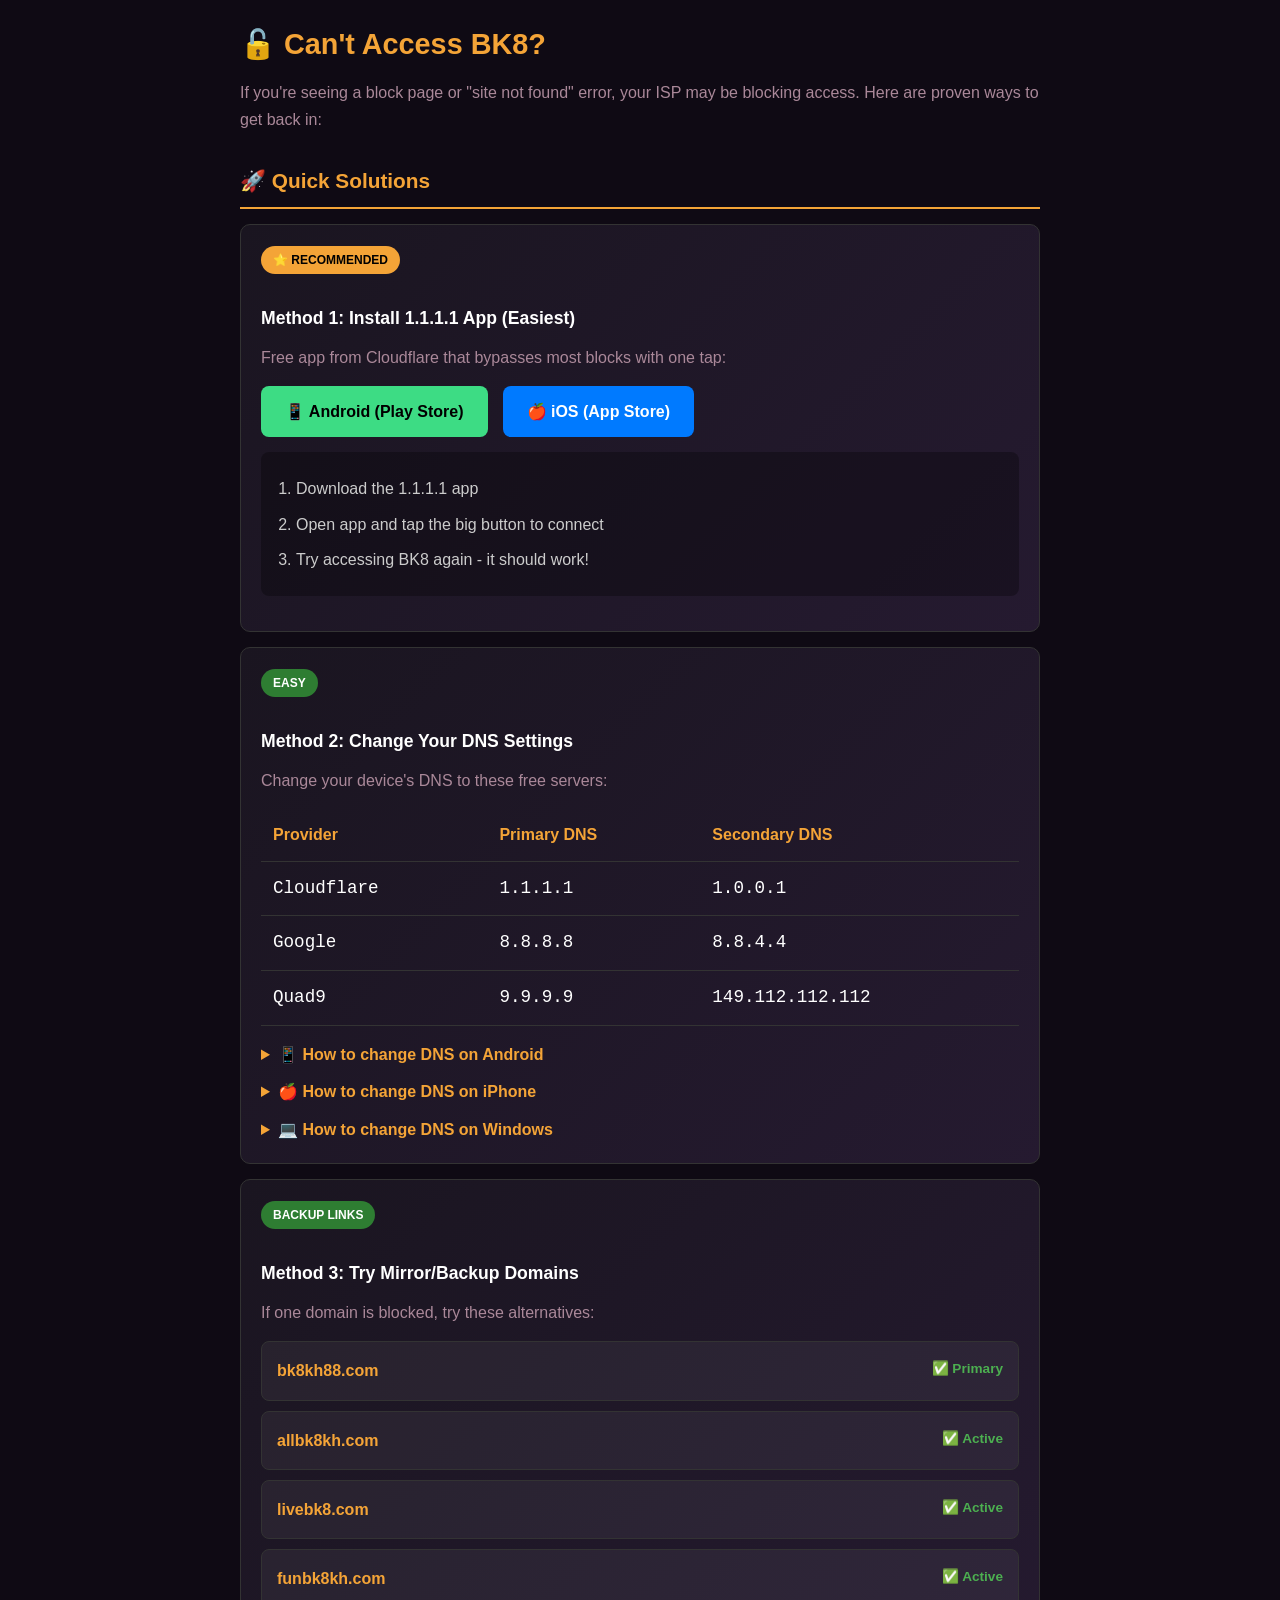
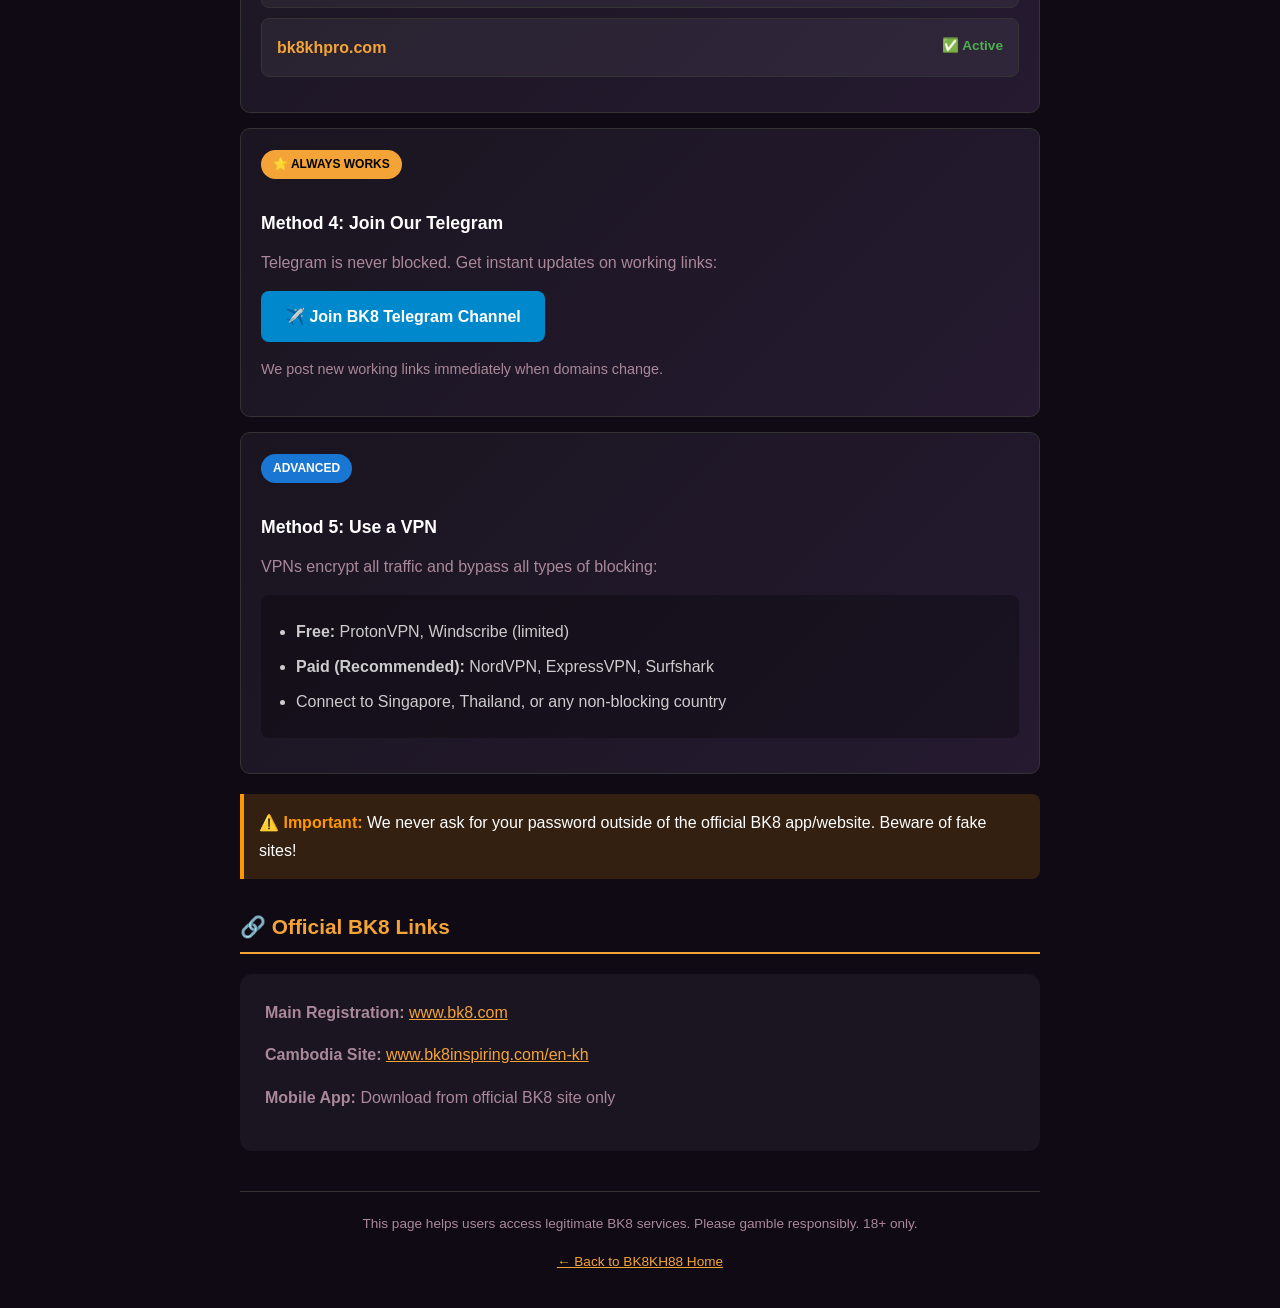
<file: access-help.html>
<!DOCTYPE html>
<html lang="en">
<head>
  <meta charset="UTF-8">
  <meta name="viewport" content="width=device-width, initial-scale=1.0">
  <meta name="description" content="Can't access BK8? Here's how to bypass blocks and access BK8 sites from anywhere.">
  <meta name="robots" content="noindex, nofollow">
  <title>Can't Access BK8? | Unblock Guide</title>
  <style>
    :root{--bg:#0f0a14;--card:#1a1520;--accent:#f4a437;--text:#fff;--text-light:#a89}
    *{margin:0;padding:0;box-sizing:border-box}
    body{font-family:-apple-system,BlinkMacSystemFont,'Segoe UI',sans-serif;background:var(--bg);color:var(--text);line-height:1.7;padding:20px}
    .container{max-width:800px;margin:0 auto}
    h1{color:var(--accent);margin-bottom:10px;font-size:1.8rem}
    h2{color:var(--accent);margin:30px 0 15px;font-size:1.3rem;border-bottom:2px solid var(--accent);padding-bottom:8px}
    h3{margin:20px 0 10px;font-size:1.1rem}
    p{margin-bottom:15px;color:var(--text-light)}
    .card{background:var(--card);border-radius:12px;padding:25px;margin:20px 0}
    .method{background:linear-gradient(135deg,#1a1520,#251a30);border:1px solid #333;border-radius:10px;padding:20px;margin:15px 0}
    .method-badge{display:inline-block;padding:4px 12px;border-radius:20px;font-size:0.75rem;font-weight:700;margin-bottom:10px}
    .badge-easy{background:#2e7d32;color:#fff}
    .badge-recommended{background:var(--accent);color:#000}
    .badge-advanced{background:#1976d2;color:#fff}
    .steps{background:rgba(0,0,0,0.3);border-radius:8px;padding:15px 15px 15px 35px;margin:15px 0}
    .steps li{margin:8px 0;color:#ccc}
    .dns-table{width:100%;border-collapse:collapse;margin:15px 0}
    .dns-table th,.dns-table td{padding:12px;text-align:left;border-bottom:1px solid #333}
    .dns-table th{color:var(--accent);font-weight:600}
    .dns-table td{font-family:monospace;font-size:1.1rem}
    .app-buttons{display:flex;gap:15px;flex-wrap:wrap;margin:15px 0}
    .app-btn{display:inline-flex;align-items:center;gap:8px;padding:12px 24px;background:var(--accent);color:#000;text-decoration:none;border-radius:8px;font-weight:700;transition:transform 0.2s}
    .app-btn:hover{transform:scale(1.05)}
    .app-btn.android{background:#3ddc84}
    .app-btn.ios{background:#007aff;color:#fff}
    .app-btn.telegram{background:#0088cc;color:#fff}
    .mirror-list{display:grid;gap:10px;margin:15px 0}
    .mirror-link{display:block;padding:15px;background:rgba(255,255,255,0.05);border:1px solid #333;border-radius:8px;color:var(--accent);text-decoration:none;font-weight:600;transition:all 0.2s}
    .mirror-link:hover{background:rgba(244,164,55,0.1);border-color:var(--accent)}
    .mirror-status{float:right;font-size:0.85rem;color:#4caf50}
    .warning{background:rgba(255,152,0,0.15);border-left:4px solid #ff9800;padding:15px;margin:20px 0;border-radius:0 8px 8px 0}
    .warning strong{color:#ff9800}
    .footer-note{text-align:center;margin-top:40px;padding-top:20px;border-top:1px solid #333;color:#666;font-size:0.85rem}
  </style>
</head>
<body>
  <div class="container">
    <h1>🔓 Can't Access BK8?</h1>
    <p>If you're seeing a block page or "site not found" error, your ISP may be blocking access. Here are proven ways to get back in:</p>

    <h2>🚀 Quick Solutions</h2>

    <!-- Method 1: 1.1.1.1 App -->
    <div class="method">
      <span class="method-badge badge-recommended">⭐ RECOMMENDED</span>
      <h3>Method 1: Install 1.1.1.1 App (Easiest)</h3>
      <p>Free app from Cloudflare that bypasses most blocks with one tap:</p>
      <div class="app-buttons">
        <a href="https://play.google.com/store/apps/details?id=com.cloudflare.onedotonedotonedotone" class="app-btn android" target="_blank">
          📱 Android (Play Store)
        </a>
        <a href="https://apps.apple.com/app/1-1-1-1-faster-internet/id1423538627" class="app-btn ios" target="_blank">
          🍎 iOS (App Store)
        </a>
      </div>
      <ol class="steps">
        <li>Download the 1.1.1.1 app</li>
        <li>Open app and tap the big button to connect</li>
        <li>Try accessing BK8 again - it should work!</li>
      </ol>
    </div>

    <!-- Method 2: Change DNS -->
    <div class="method">
      <span class="method-badge badge-easy">EASY</span>
      <h3>Method 2: Change Your DNS Settings</h3>
      <p>Change your device's DNS to these free servers:</p>
      <table class="dns-table">
        <tr>
          <th>Provider</th>
          <th>Primary DNS</th>
          <th>Secondary DNS</th>
        </tr>
        <tr>
          <td>Cloudflare</td>
          <td>1.1.1.1</td>
          <td>1.0.0.1</td>
        </tr>
        <tr>
          <td>Google</td>
          <td>8.8.8.8</td>
          <td>8.8.4.4</td>
        </tr>
        <tr>
          <td>Quad9</td>
          <td>9.9.9.9</td>
          <td>149.112.112.112</td>
        </tr>
      </table>
      
      <details style="margin-top:15px">
        <summary style="cursor:pointer;color:var(--accent);font-weight:600">📱 How to change DNS on Android</summary>
        <ol class="steps">
          <li>Go to Settings → Network & Internet → Private DNS</li>
          <li>Select "Private DNS provider hostname"</li>
          <li>Enter: <strong>one.one.one.one</strong></li>
          <li>Save and try again</li>
        </ol>
      </details>
      
      <details style="margin-top:10px">
        <summary style="cursor:pointer;color:var(--accent);font-weight:600">🍎 How to change DNS on iPhone</summary>
        <ol class="steps">
          <li>Go to Settings → Wi-Fi</li>
          <li>Tap the (i) next to your network</li>
          <li>Tap "Configure DNS" → Manual</li>
          <li>Delete existing servers, add: 1.1.1.1 and 1.0.0.1</li>
          <li>Save and try again</li>
        </ol>
      </details>
      
      <details style="margin-top:10px">
        <summary style="cursor:pointer;color:var(--accent);font-weight:600">💻 How to change DNS on Windows</summary>
        <ol class="steps">
          <li>Open Control Panel → Network and Internet → Network Connections</li>
          <li>Right-click your connection → Properties</li>
          <li>Select "Internet Protocol Version 4" → Properties</li>
          <li>Select "Use the following DNS server addresses"</li>
          <li>Enter: 1.1.1.1 and 1.0.0.1</li>
          <li>Click OK and try again</li>
        </ol>
      </details>
    </div>

    <!-- Method 3: Mirror Sites -->
    <div class="method">
      <span class="method-badge badge-easy">BACKUP LINKS</span>
      <h3>Method 3: Try Mirror/Backup Domains</h3>
      <p>If one domain is blocked, try these alternatives:</p>
      <div class="mirror-list">
        <a href="https://bk8kh88.com" class="mirror-link">
          bk8kh88.com <span class="mirror-status">✅ Primary</span>
        </a>
        <a href="https://allbk8kh.com" class="mirror-link">
          allbk8kh.com <span class="mirror-status">✅ Active</span>
        </a>
        <a href="https://livebk8.com" class="mirror-link">
          livebk8.com <span class="mirror-status">✅ Active</span>
        </a>
        <a href="https://funbk8kh.com" class="mirror-link">
          funbk8kh.com <span class="mirror-status">✅ Active</span>
        </a>
        <a href="https://bk8khpro.com" class="mirror-link">
          bk8khpro.com <span class="mirror-status">✅ Active</span>
        </a>
      </div>
    </div>

    <!-- Method 4: Telegram -->
    <div class="method">
      <span class="method-badge badge-recommended">⭐ ALWAYS WORKS</span>
      <h3>Method 4: Join Our Telegram</h3>
      <p>Telegram is never blocked. Get instant updates on working links:</p>
      <div class="app-buttons">
        <a href="https://t.me/bk8kh88" class="app-btn telegram">
          ✈️ Join BK8 Telegram Channel
        </a>
      </div>
      <p style="margin-top:10px;font-size:0.9rem">We post new working links immediately when domains change.</p>
    </div>

    <!-- Method 5: VPN -->
    <div class="method">
      <span class="method-badge badge-advanced">ADVANCED</span>
      <h3>Method 5: Use a VPN</h3>
      <p>VPNs encrypt all traffic and bypass all types of blocking:</p>
      <ul class="steps">
        <li><strong>Free:</strong> ProtonVPN, Windscribe (limited)</li>
        <li><strong>Paid (Recommended):</strong> NordVPN, ExpressVPN, Surfshark</li>
        <li>Connect to Singapore, Thailand, or any non-blocking country</li>
      </ul>
    </div>

    <div class="warning">
      <strong>⚠️ Important:</strong> We never ask for your password outside of the official BK8 app/website. Beware of fake sites!
    </div>

    <h2>🔗 Official BK8 Links</h2>
    <div class="card">
      <p><strong>Main Registration:</strong> <a href="https://www.bk8.com" style="color:var(--accent)">www.bk8.com</a></p>
      <p><strong>Cambodia Site:</strong> <a href="https://www.bk8inspiring.com/en-kh" style="color:var(--accent)">www.bk8inspiring.com/en-kh</a></p>
      <p><strong>Mobile App:</strong> Download from official BK8 site only</p>
    </div>

    <div class="footer-note">
      <p>This page helps users access legitimate BK8 services. Please gamble responsibly. 18+ only.</p>
      <p style="margin-top:10px"><a href="index.html" style="color:var(--accent)">← Back to BK8KH88 Home</a></p>
    </div>
  </div>
</body>
</html>
</file>
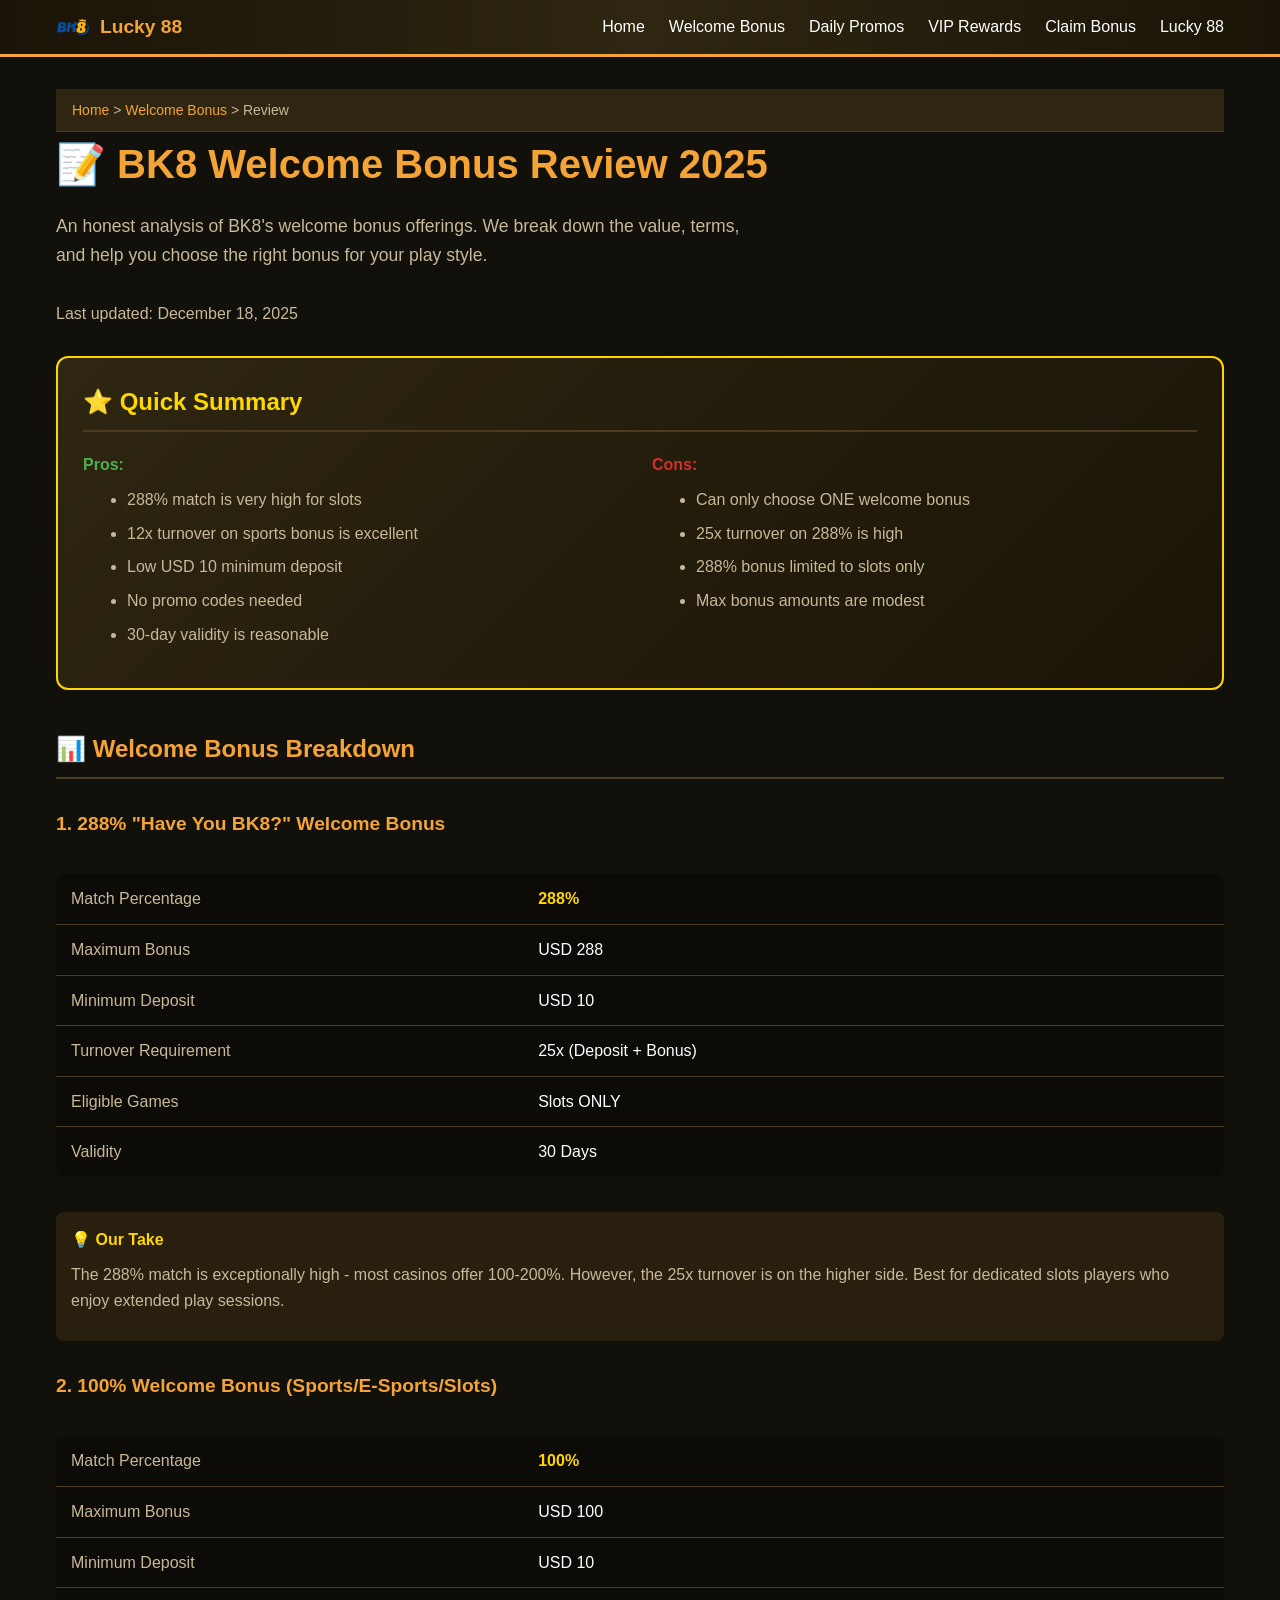
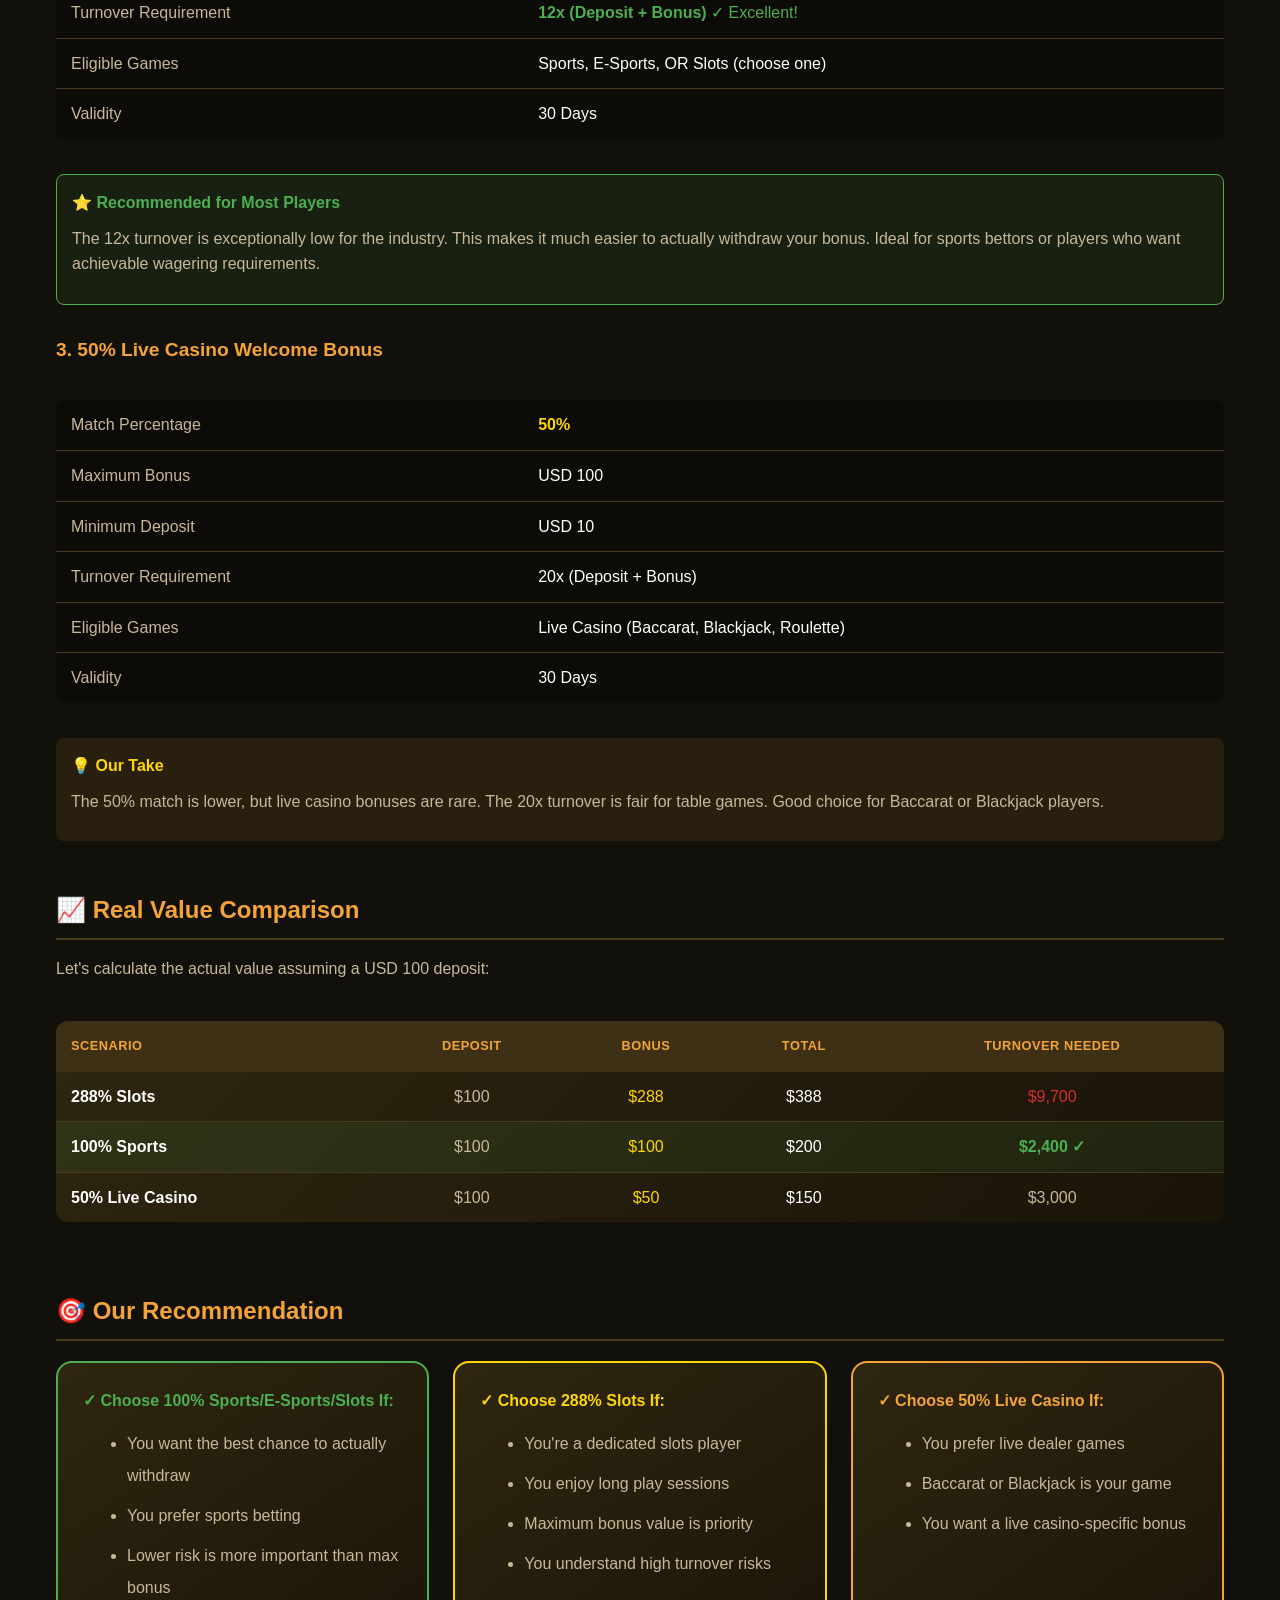
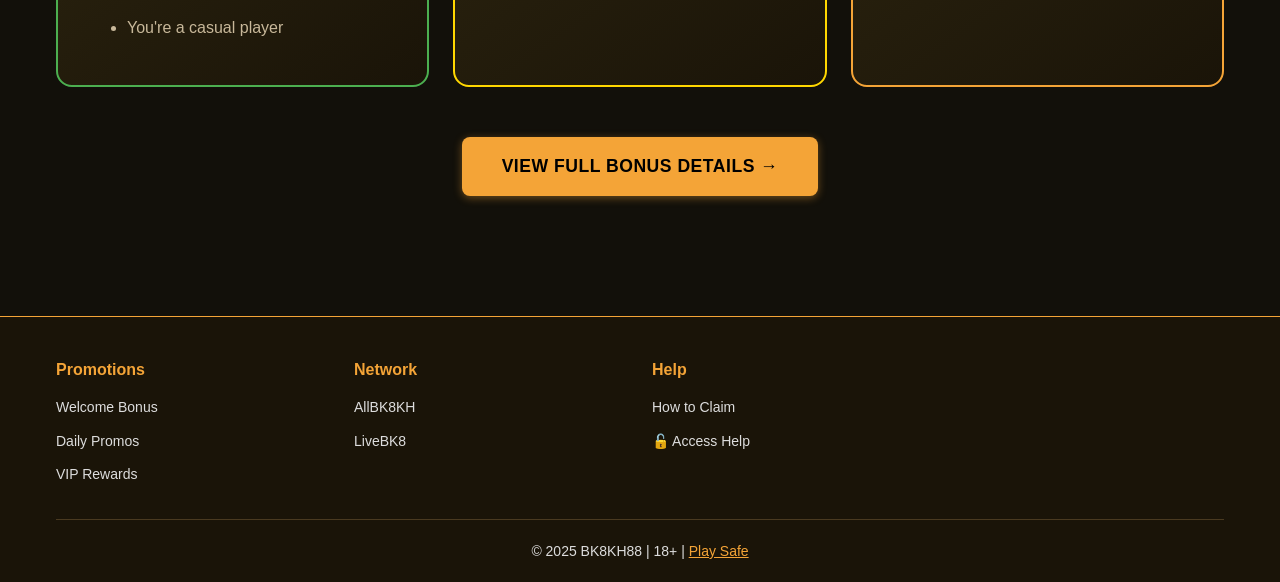
<file: bonuses/bk8-welcome-bonus-review.html>
<!DOCTYPE html>
<html lang="en">
<head>
  <meta charset="UTF-8">
  <meta name="viewport" content="width=device-width, initial-scale=1.0">
  <meta name="description" content="BK8 Welcome Bonus Review 2025: 288% up to USD 288 (Slots), 100% up to USD 100 (Sports/E-Sports), 50% Live Casino. Honest analysis of terms and value.">
  <meta name="keywords" content="bk8 welcome bonus review, bk8 bonus analysis, bk8 288 bonus, bk8 promotion review">
  <meta name="robots" content="index, follow">
  <title>BK8 Welcome Bonus Review 2025 | 288% Slots Bonus Analysis</title>
  <link rel="stylesheet" href="../css/styles.css">
  
  <!-- Article Schema -->
  <script type="application/ld+json">
  {
    "@context": "https://schema.org",
    "@type": "Article",
    "headline": "BK8 Welcome Bonus Review 2025: Complete Analysis",
    "description": "Honest review of BK8 welcome bonuses including 288% slots bonus, 100% sports bonus, and 50% live casino bonus",
    "author": {
      "@type": "Organization",
      "name": "BK8 Promotions Centre"
    },
    "publisher": {
      "@type": "Organization",
      "name": "BK8 Promotions Centre"
    },
    "datePublished": "2025-01-01",
    "dateModified": "2025-12-18"
  }
  </script>
</head>
<body>
  <header class="header">
    <div class="container">
      <div class="header-inner">
        <a href="../index.html" class="logo">
          <img src="../images/logo-34.webp" alt="BK8 Lucky 88" class="logo-img">
          <span>Lucky 88</span>
        </a>
        <button class="nav-toggle" aria-label="Menu" aria-expanded="false">☰</button>
        <nav class="nav">
          <ul class="nav-list">
            <li><a href="../index.html">Home</a></li>
            <li><a href="../welcome/bonus.html">Welcome Bonus</a></li>
            <li><a href="../promotions/daily.html">Daily Promos</a></li>
            <li><a href="../promotions/vip.html">VIP Rewards</a></li>
            <li><a href="../codes/index.html">Claim Bonus</a></li>
            <li><a href="../lucky88/index.html">Lucky 88</a></li>
          </ul>
        </nav>
      </div>
    </div>
  </header>

  <main class="main-content">
    <div class="container">
      <div class="breadcrumb">
        <a href="../index.html">Home</a> &gt; <a href="../welcome/bonus.html">Welcome Bonus</a> &gt; Review
      </div>

      <article>
        <h1>📝 BK8 Welcome Bonus Review 2025</h1>
        <p class="intro">An honest analysis of BK8's welcome bonus offerings. We break down the value, terms, and help you choose the right bonus for your play style.</p>
        <p class="last-updated">Last updated: December 18, 2025</p>

        <!-- Summary Box -->
        <section style="background: linear-gradient(135deg, #2e2610, #1a1408); padding: 25px; border-radius: 12px; border: 2px solid #ffd700; margin: 30px 0;">
          <h2 style="color: #ffd700; margin-bottom: 15px;">⭐ Quick Summary</h2>
          <div class="promo-grid">
            <div>
              <p style="color: #c8b89a; margin-bottom: 10px;"><strong style="color: #4caf50;">Pros:</strong></p>
              <ul style="color: #c8b89a; margin-left: 20px;">
                <li>288% match is very high for slots</li>
                <li>12x turnover on sports bonus is excellent</li>
                <li>Low USD 10 minimum deposit</li>
                <li>No promo codes needed</li>
                <li>30-day validity is reasonable</li>
              </ul>
            </div>
            <div>
              <p style="color: #c8b89a; margin-bottom: 10px;"><strong style="color: #d32f2f;">Cons:</strong></p>
              <ul style="color: #c8b89a; margin-left: 20px;">
                <li>Can only choose ONE welcome bonus</li>
                <li>25x turnover on 288% is high</li>
                <li>288% bonus limited to slots only</li>
                <li>Max bonus amounts are modest</li>
              </ul>
            </div>
          </div>
        </section>

        <!-- Bonus Breakdown -->
        <section style="margin-top: 40px;">
          <h2>📊 Welcome Bonus Breakdown</h2>
          
          <h3 style="color: #f4a437; margin: 30px 0 15px;">1. 288% "Have You BK8?" Welcome Bonus</h3>
          <div style="overflow-x: auto;">
            <table style="width: 100%; border-collapse: collapse; background: rgba(0,0,0,0.3); border-radius: 8px; overflow: hidden;">
              <tr>
                <td style="padding: 12px 15px; color: #c8b89a; border-bottom: 1px solid #4a3a20; width: 40%;">Match Percentage</td>
                <td style="padding: 12px 15px; color: #ffd700; border-bottom: 1px solid #4a3a20;"><strong>288%</strong></td>
              </tr>
              <tr>
                <td style="padding: 12px 15px; color: #c8b89a; border-bottom: 1px solid #4a3a20;">Maximum Bonus</td>
                <td style="padding: 12px 15px; color: #fff; border-bottom: 1px solid #4a3a20;">USD 288</td>
              </tr>
              <tr>
                <td style="padding: 12px 15px; color: #c8b89a; border-bottom: 1px solid #4a3a20;">Minimum Deposit</td>
                <td style="padding: 12px 15px; color: #fff; border-bottom: 1px solid #4a3a20;">USD 10</td>
              </tr>
              <tr>
                <td style="padding: 12px 15px; color: #c8b89a; border-bottom: 1px solid #4a3a20;">Turnover Requirement</td>
                <td style="padding: 12px 15px; color: #fff; border-bottom: 1px solid #4a3a20;">25x (Deposit + Bonus)</td>
              </tr>
              <tr>
                <td style="padding: 12px 15px; color: #c8b89a; border-bottom: 1px solid #4a3a20;">Eligible Games</td>
                <td style="padding: 12px 15px; color: #fff; border-bottom: 1px solid #4a3a20;">Slots ONLY</td>
              </tr>
              <tr>
                <td style="padding: 12px 15px; color: #c8b89a;">Validity</td>
                <td style="padding: 12px 15px; color: #fff;">30 Days</td>
              </tr>
            </table>
          </div>
          
          <div style="background: rgba(244,164,55,0.1); padding: 15px; border-radius: 8px; margin-top: 15px;">
            <h4 style="color: #ffd700; margin-bottom: 10px;">💡 Our Take</h4>
            <p style="color: #c8b89a;">The 288% match is exceptionally high - most casinos offer 100-200%. However, the 25x turnover is on the higher side. Best for dedicated slots players who enjoy extended play sessions.</p>
          </div>

          <h3 style="color: #f4a437; margin: 30px 0 15px;">2. 100% Welcome Bonus (Sports/E-Sports/Slots)</h3>
          <div style="overflow-x: auto;">
            <table style="width: 100%; border-collapse: collapse; background: rgba(0,0,0,0.3); border-radius: 8px; overflow: hidden;">
              <tr>
                <td style="padding: 12px 15px; color: #c8b89a; border-bottom: 1px solid #4a3a20; width: 40%;">Match Percentage</td>
                <td style="padding: 12px 15px; color: #ffd700; border-bottom: 1px solid #4a3a20;"><strong>100%</strong></td>
              </tr>
              <tr>
                <td style="padding: 12px 15px; color: #c8b89a; border-bottom: 1px solid #4a3a20;">Maximum Bonus</td>
                <td style="padding: 12px 15px; color: #fff; border-bottom: 1px solid #4a3a20;">USD 100</td>
              </tr>
              <tr>
                <td style="padding: 12px 15px; color: #c8b89a; border-bottom: 1px solid #4a3a20;">Minimum Deposit</td>
                <td style="padding: 12px 15px; color: #fff; border-bottom: 1px solid #4a3a20;">USD 10</td>
              </tr>
              <tr>
                <td style="padding: 12px 15px; color: #c8b89a; border-bottom: 1px solid #4a3a20;">Turnover Requirement</td>
                <td style="padding: 12px 15px; color: #4caf50; border-bottom: 1px solid #4a3a20;"><strong>12x (Deposit + Bonus)</strong> ✓ Excellent!</td>
              </tr>
              <tr>
                <td style="padding: 12px 15px; color: #c8b89a; border-bottom: 1px solid #4a3a20;">Eligible Games</td>
                <td style="padding: 12px 15px; color: #fff; border-bottom: 1px solid #4a3a20;">Sports, E-Sports, OR Slots (choose one)</td>
              </tr>
              <tr>
                <td style="padding: 12px 15px; color: #c8b89a;">Validity</td>
                <td style="padding: 12px 15px; color: #fff;">30 Days</td>
              </tr>
            </table>
          </div>
          
          <div style="background: rgba(76,175,80,0.1); padding: 15px; border-radius: 8px; margin-top: 15px; border: 1px solid #4caf50;">
            <h4 style="color: #4caf50; margin-bottom: 10px;">⭐ Recommended for Most Players</h4>
            <p style="color: #c8b89a;">The 12x turnover is exceptionally low for the industry. This makes it much easier to actually withdraw your bonus. Ideal for sports bettors or players who want achievable wagering requirements.</p>
          </div>

          <h3 style="color: #f4a437; margin: 30px 0 15px;">3. 50% Live Casino Welcome Bonus</h3>
          <div style="overflow-x: auto;">
            <table style="width: 100%; border-collapse: collapse; background: rgba(0,0,0,0.3); border-radius: 8px; overflow: hidden;">
              <tr>
                <td style="padding: 12px 15px; color: #c8b89a; border-bottom: 1px solid #4a3a20; width: 40%;">Match Percentage</td>
                <td style="padding: 12px 15px; color: #ffd700; border-bottom: 1px solid #4a3a20;"><strong>50%</strong></td>
              </tr>
              <tr>
                <td style="padding: 12px 15px; color: #c8b89a; border-bottom: 1px solid #4a3a20;">Maximum Bonus</td>
                <td style="padding: 12px 15px; color: #fff; border-bottom: 1px solid #4a3a20;">USD 100</td>
              </tr>
              <tr>
                <td style="padding: 12px 15px; color: #c8b89a; border-bottom: 1px solid #4a3a20;">Minimum Deposit</td>
                <td style="padding: 12px 15px; color: #fff; border-bottom: 1px solid #4a3a20;">USD 10</td>
              </tr>
              <tr>
                <td style="padding: 12px 15px; color: #c8b89a; border-bottom: 1px solid #4a3a20;">Turnover Requirement</td>
                <td style="padding: 12px 15px; color: #fff; border-bottom: 1px solid #4a3a20;">20x (Deposit + Bonus)</td>
              </tr>
              <tr>
                <td style="padding: 12px 15px; color: #c8b89a; border-bottom: 1px solid #4a3a20;">Eligible Games</td>
                <td style="padding: 12px 15px; color: #fff; border-bottom: 1px solid #4a3a20;">Live Casino (Baccarat, Blackjack, Roulette)</td>
              </tr>
              <tr>
                <td style="padding: 12px 15px; color: #c8b89a;">Validity</td>
                <td style="padding: 12px 15px; color: #fff;">30 Days</td>
              </tr>
            </table>
          </div>
          
          <div style="background: rgba(244,164,55,0.1); padding: 15px; border-radius: 8px; margin-top: 15px;">
            <h4 style="color: #ffd700; margin-bottom: 10px;">💡 Our Take</h4>
            <p style="color: #c8b89a;">The 50% match is lower, but live casino bonuses are rare. The 20x turnover is fair for table games. Good choice for Baccarat or Blackjack players.</p>
          </div>
        </section>

        <!-- Value Comparison -->
        <section style="margin-top: 50px;">
          <h2>📈 Real Value Comparison</h2>
          <p style="color: #c8b89a; margin-bottom: 20px;">Let's calculate the actual value assuming a USD 100 deposit:</p>
          
          <div style="overflow-x: auto;">
            <table style="width: 100%; border-collapse: collapse; background: linear-gradient(135deg, #2e2610, #1a1408); border-radius: 12px; overflow: hidden;">
              <thead>
                <tr style="background: rgba(0,0,0,0.3);">
                  <th style="padding: 15px; text-align: left; color: #f4a437;">Scenario</th>
                  <th style="padding: 15px; text-align: center; color: #f4a437;">Deposit</th>
                  <th style="padding: 15px; text-align: center; color: #f4a437;">Bonus</th>
                  <th style="padding: 15px; text-align: center; color: #f4a437;">Total</th>
                  <th style="padding: 15px; text-align: center; color: #f4a437;">Turnover Needed</th>
                </tr>
              </thead>
              <tbody>
                <tr style="border-bottom: 1px solid #4a3a20;">
                  <td style="padding: 12px 15px; color: #fff;"><strong>288% Slots</strong></td>
                  <td style="padding: 12px 15px; text-align: center; color: #c8b89a;">$100</td>
                  <td style="padding: 12px 15px; text-align: center; color: #ffd700;">$288</td>
                  <td style="padding: 12px 15px; text-align: center; color: #fff;">$388</td>
                  <td style="padding: 12px 15px; text-align: center; color: #d32f2f;">$9,700</td>
                </tr>
                <tr style="border-bottom: 1px solid #4a3a20; background: rgba(76,175,80,0.1);">
                  <td style="padding: 12px 15px; color: #fff;"><strong>100% Sports</strong></td>
                  <td style="padding: 12px 15px; text-align: center; color: #c8b89a;">$100</td>
                  <td style="padding: 12px 15px; text-align: center; color: #ffd700;">$100</td>
                  <td style="padding: 12px 15px; text-align: center; color: #fff;">$200</td>
                  <td style="padding: 12px 15px; text-align: center; color: #4caf50;"><strong>$2,400 ✓</strong></td>
                </tr>
                <tr>
                  <td style="padding: 12px 15px; color: #fff;"><strong>50% Live Casino</strong></td>
                  <td style="padding: 12px 15px; text-align: center; color: #c8b89a;">$100</td>
                  <td style="padding: 12px 15px; text-align: center; color: #ffd700;">$50</td>
                  <td style="padding: 12px 15px; text-align: center; color: #fff;">$150</td>
                  <td style="padding: 12px 15px; text-align: center; color: #c8b89a;">$3,000</td>
                </tr>
              </tbody>
            </table>
          </div>
        </section>

        <!-- Recommendation -->
        <section style="margin-top: 50px;">
          <h2>🎯 Our Recommendation</h2>
          
          <div class="promo-grid" style="margin-top: 20px;">
            <div class="promo-card" style="padding: 25px; border: 2px solid #4caf50;">
              <h4 style="color: #4caf50; margin-bottom: 15px;">✓ Choose 100% Sports/E-Sports/Slots If:</h4>
              <ul style="color: #c8b89a; margin-left: 20px; line-height: 2;">
                <li>You want the best chance to actually withdraw</li>
                <li>You prefer sports betting</li>
                <li>Lower risk is more important than max bonus</li>
                <li>You're a casual player</li>
              </ul>
            </div>
            
            <div class="promo-card" style="padding: 25px; border: 2px solid #ffd700;">
              <h4 style="color: #ffd700; margin-bottom: 15px;">✓ Choose 288% Slots If:</h4>
              <ul style="color: #c8b89a; margin-left: 20px; line-height: 2;">
                <li>You're a dedicated slots player</li>
                <li>You enjoy long play sessions</li>
                <li>Maximum bonus value is priority</li>
                <li>You understand high turnover risks</li>
              </ul>
            </div>
            
            <div class="promo-card" style="padding: 25px; border: 2px solid #f4a437;">
              <h4 style="color: #f4a437; margin-bottom: 15px;">✓ Choose 50% Live Casino If:</h4>
              <ul style="color: #c8b89a; margin-left: 20px; line-height: 2;">
                <li>You prefer live dealer games</li>
                <li>Baccarat or Blackjack is your game</li>
                <li>You want a live casino-specific bonus</li>
              </ul>
            </div>
          </div>
        </section>

        <!-- CTA -->
        <section style="margin-top: 50px; text-align: center;">
          <a href="../welcome/bonus.html" class="promo-cta" style="display: inline-block; padding: 15px 40px; font-size: 1.1rem;">View Full Bonus Details →</a>
        </section>

      </article>
    </div>
  </main>

  <footer class="footer">
    <div class="container">
      <div class="footer-grid">
        <div class="footer-section">
          <h4>Promotions</h4>
          <ul>
            <li><a href="../welcome/bonus.html">Welcome Bonus</a></li>
            <li><a href="../promotions/daily.html">Daily Promos</a></li>
            <li><a href="../promotions/vip.html">VIP Rewards</a></li>
          </ul>
        </div>
        <div class="footer-section">
          <h4>Network</h4>
          <ul>
            <li><a href="https://allbk8kh.com">AllBK8KH</a></li>
            <li><a href="https://livebk8.com">LiveBK8</a></li>
          </ul>
        </div>
        <div class="footer-section">
          <h4>Help</h4>
          <ul>
            <li><a href="../codes/index.html">How to Claim</a></li>
            <li><a href="../access-help.html">🔓 Access Help</a></li>
          </ul>
        </div>
      </div>
      <div class="footer-bottom">
        <p>&copy; 2025 BK8KH88 | 18+ | <a href="../responsible-gambling.html">Play Safe</a></p>
      </div>
    </div>
  </footer>
  <script src="../js/nav.js" defer></script>
</body>
</html>
</file>
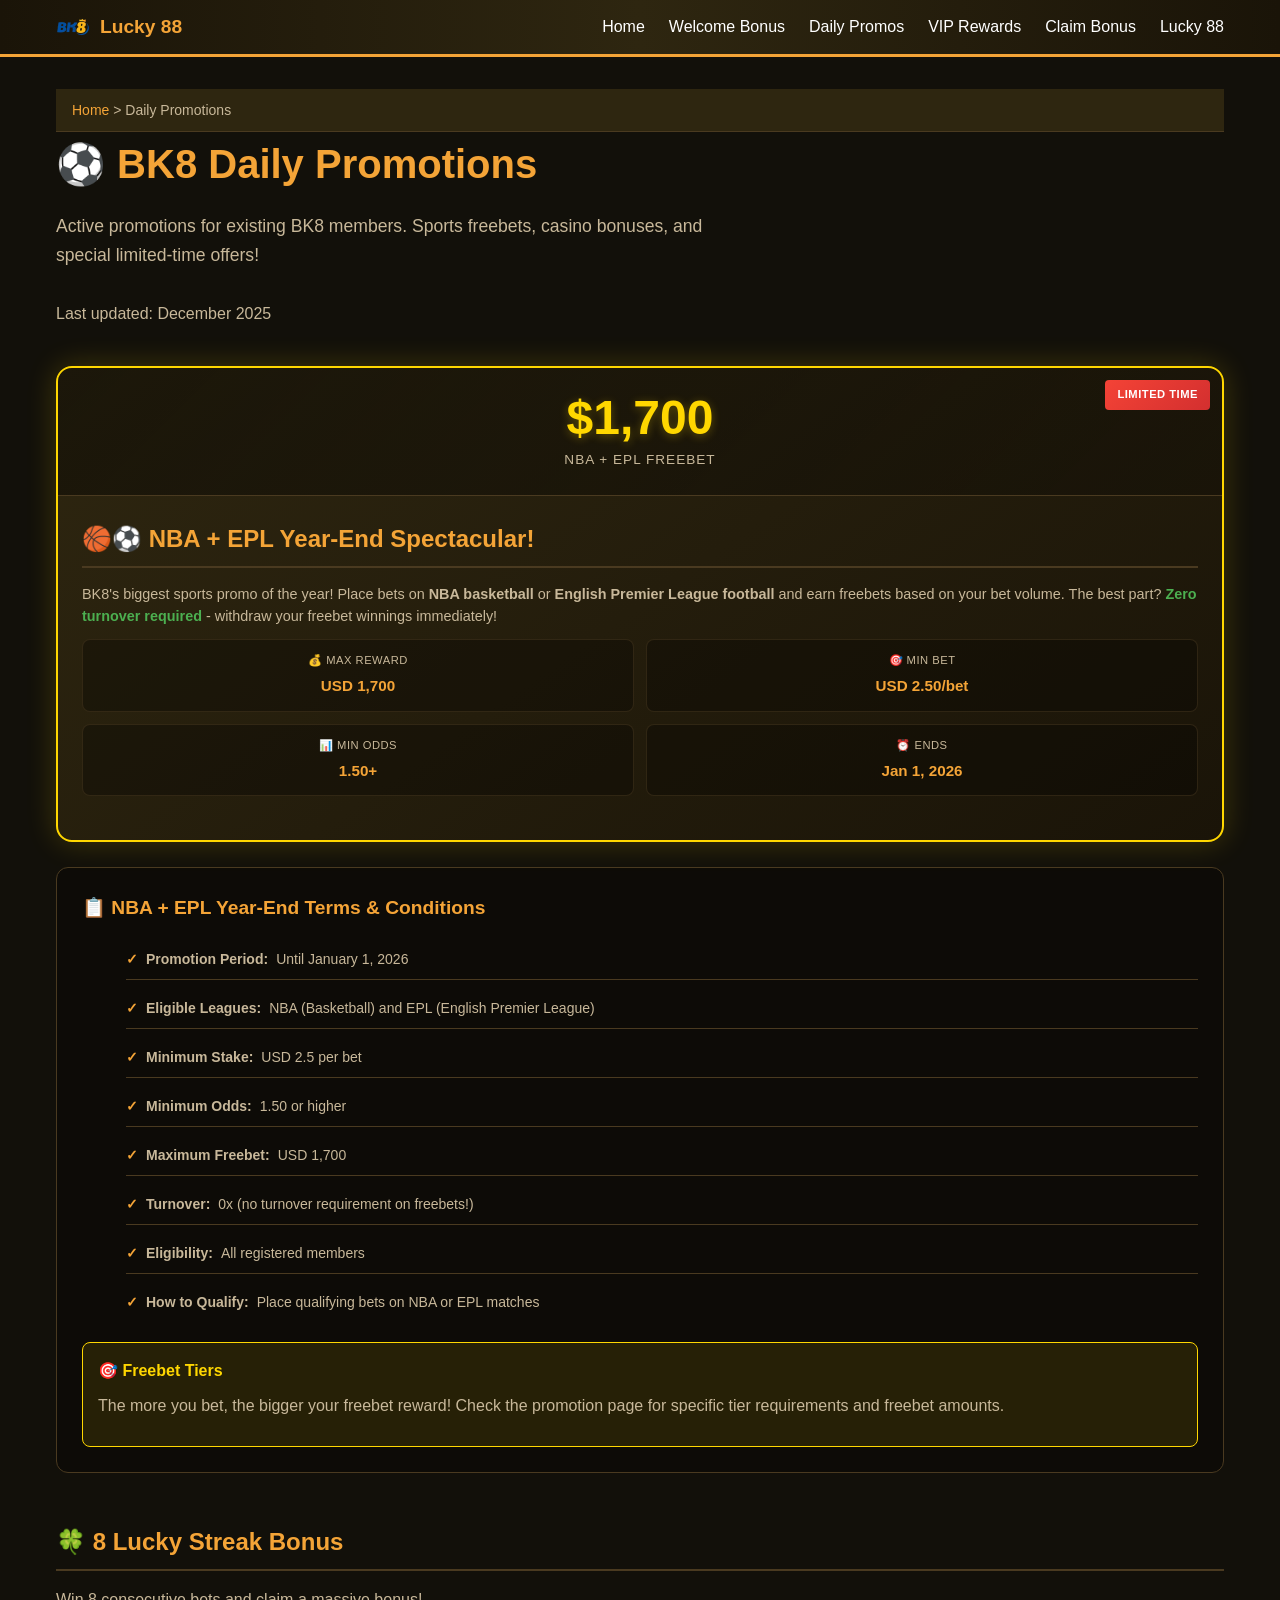
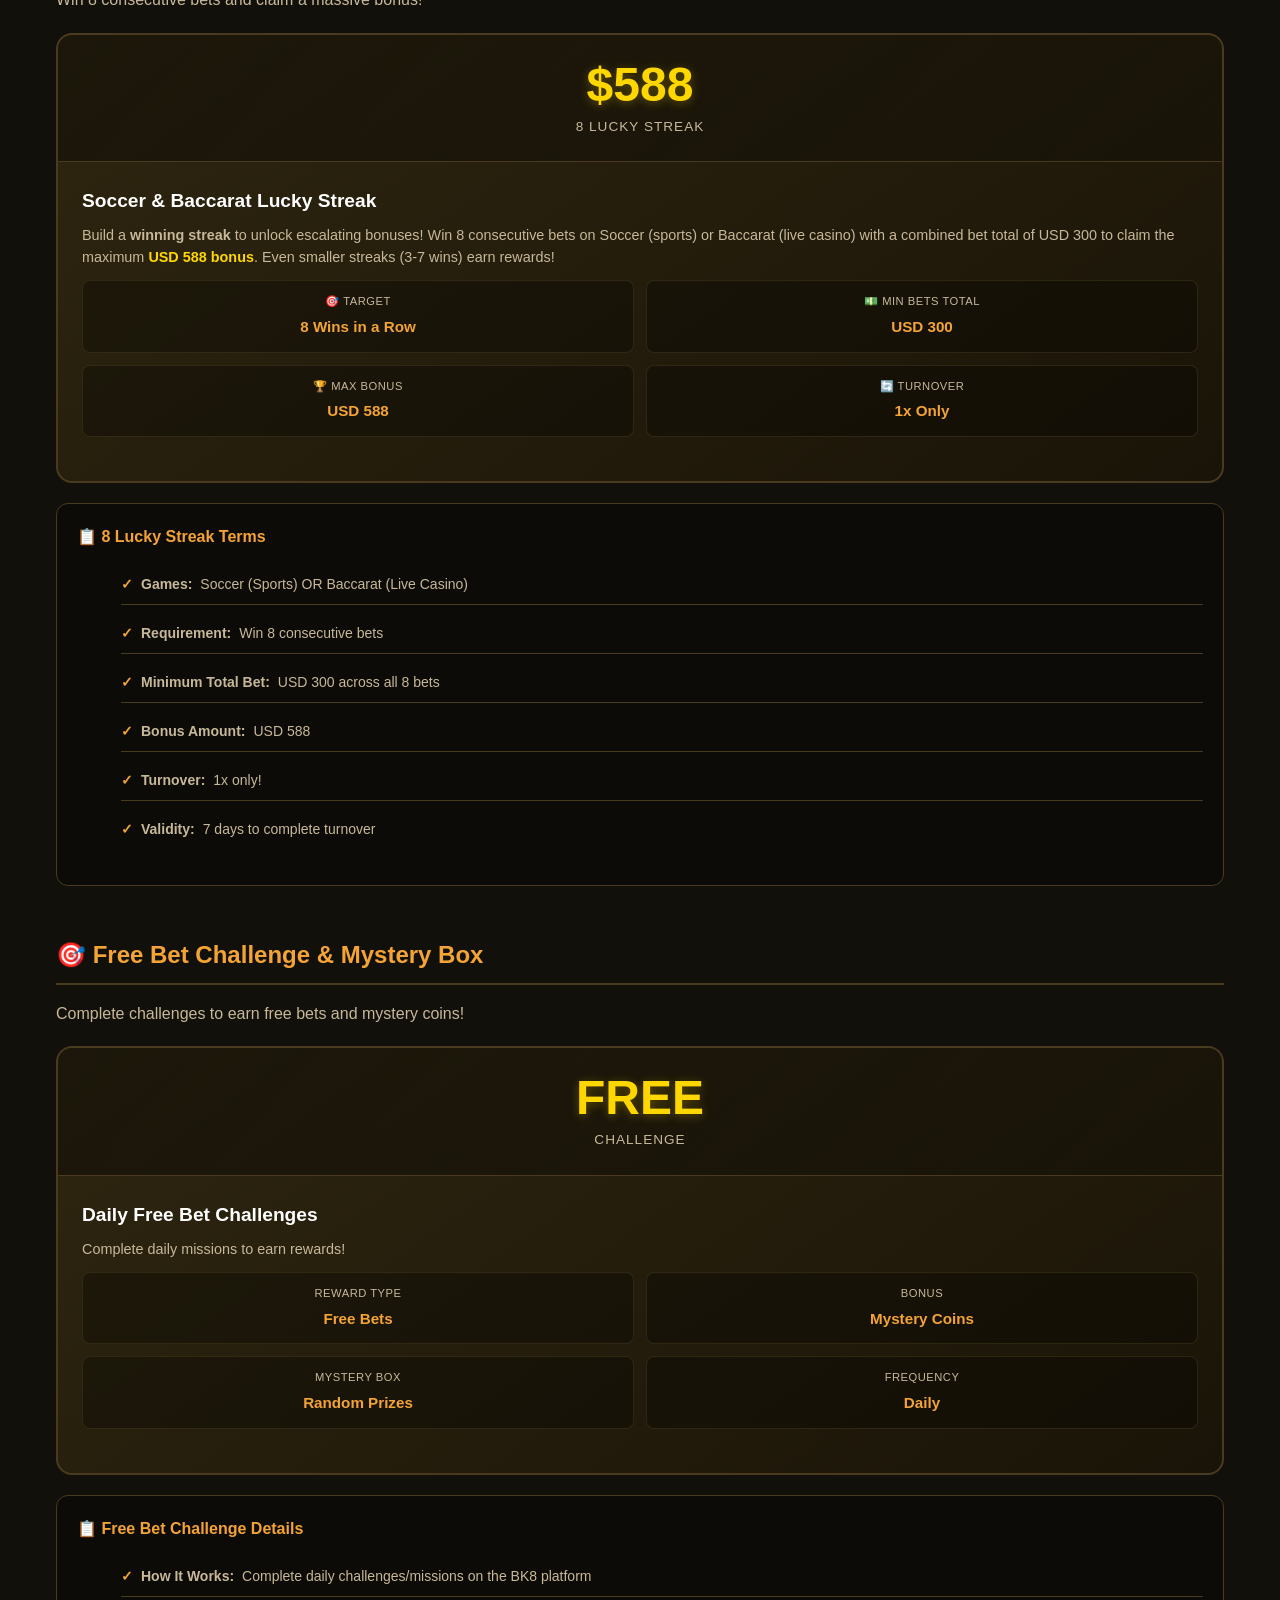
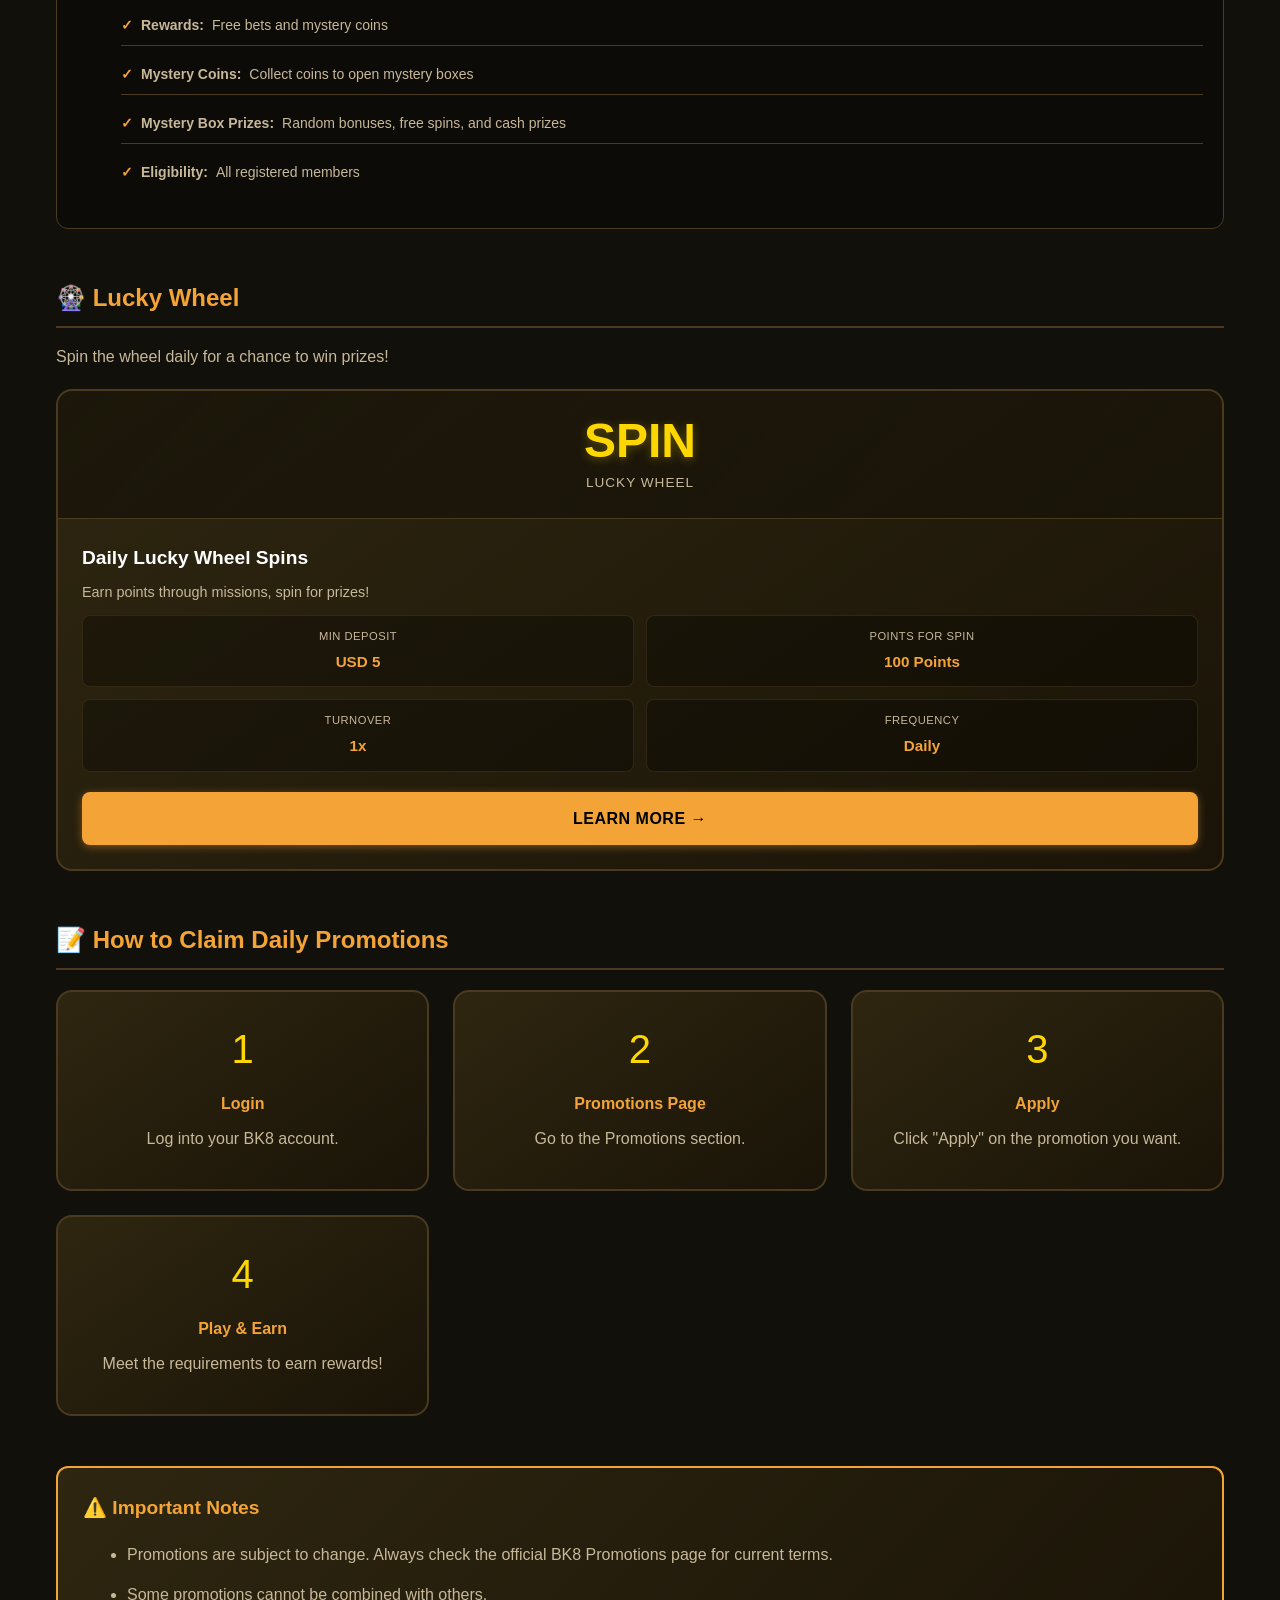
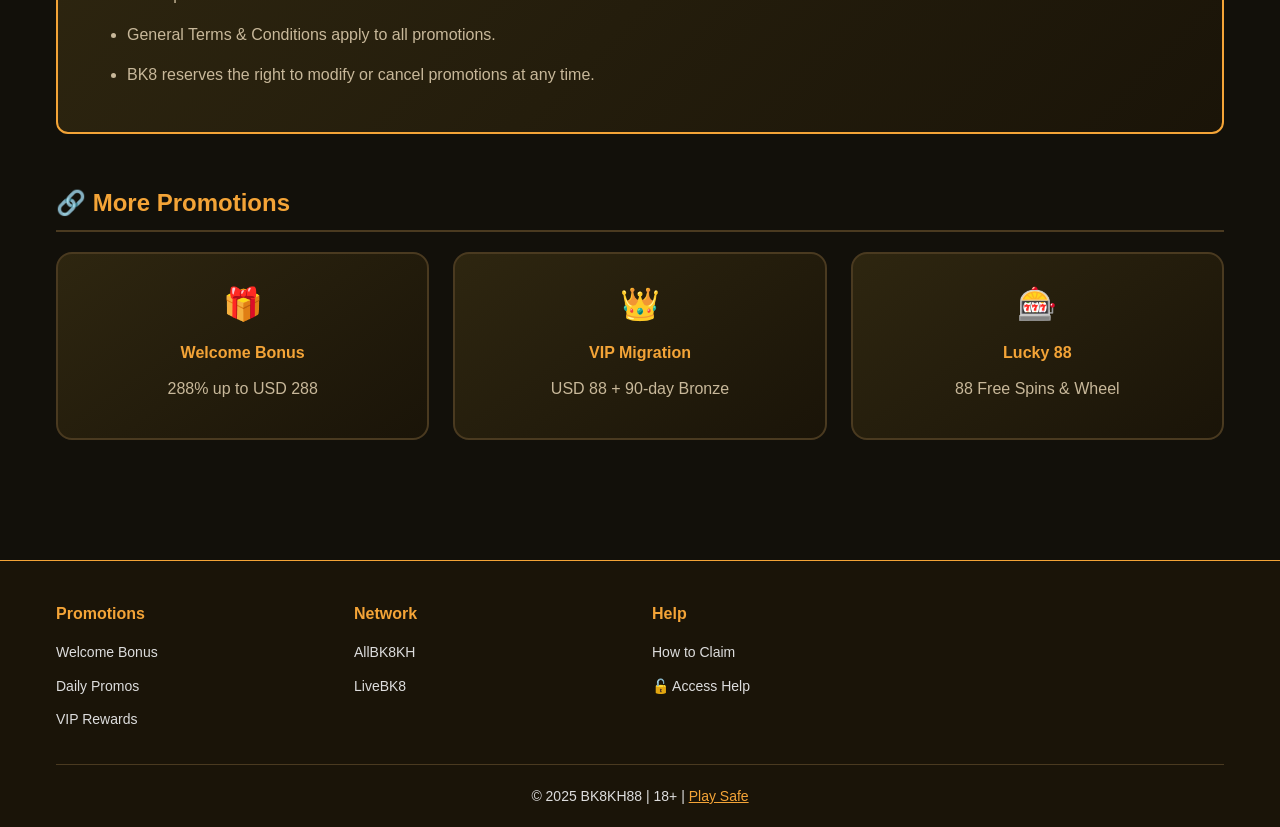
<file: promotions/daily.html>
<!DOCTYPE html>
<html lang="en">
<head>
  <meta charset="UTF-8">
  <meta name="viewport" content="width=device-width, initial-scale=1.0">
  <meta name="description" content="BK8 Daily Promotions 2025: NBA + EPL Year-End Freebet up to USD 1,700, Free Bet Challenge, 8 Lucky Streak USD 588. Active promos for existing players.">
  <meta name="keywords" content="bk8 daily promo, bk8 nba bonus, bk8 epl freebet, bk8 sports promotion, bk8 free bet">
  <meta name="robots" content="index, follow">
  <title>BK8 Daily Promotions 2025 | NBA + EPL Freebet Up to $1,700</title>
  <link rel="stylesheet" href="../css/styles.css">
</head>
<body>
  <header class="header">
    <div class="container">
      <div class="header-inner">
        <a href="../index.html" class="logo">
          <img src="../images/logo-34.webp" alt="BK8 Lucky 88" class="logo-img">
          <span>Lucky 88</span>
        </a>
        <button class="nav-toggle" aria-label="Menu" aria-expanded="false">☰</button>
        <nav class="nav">
          <ul class="nav-list">
            <li><a href="../index.html">Home</a></li>
            <li><a href="../welcome/bonus.html">Welcome Bonus</a></li>
            <li><a href="daily.html" class="active">Daily Promos</a></li>
            <li><a href="vip.html">VIP Rewards</a></li>
            <li><a href="../codes/index.html">Claim Bonus</a></li>
            <li><a href="../lucky88/index.html">Lucky 88</a></li>
          </ul>
        </nav>
      </div>
    </div>
  </header>

  <main class="main-content">
    <div class="container">
      <div class="breadcrumb">
        <a href="../index.html">Home</a> &gt; Daily Promotions
      </div>

      <h1>⚽ BK8 Daily Promotions</h1>
      <p class="intro">Active promotions for existing BK8 members. Sports freebets, casino bonuses, and special limited-time offers!</p>
      <p class="last-updated">Last updated: December 2025</p>

      <!-- NBA + EPL Featured -->
      <section class="featured-promo" style="margin-top: 40px;">
        <article class="promo-card featured">
          <div class="promo-header">
            <span class="promo-badge hot">LIMITED TIME</span>
            <div class="promo-value">$1,700</div>
            <div class="promo-type">NBA + EPL Freebet</div>
          </div>
          <div class="promo-body">
            <h2 class="promo-title">🏀⚽ NBA + EPL Year-End Spectacular!</h2>
            <p class="promo-desc">BK8's biggest sports promo of the year! Place bets on <strong>NBA basketball</strong> or <strong>English Premier League football</strong> and earn freebets based on your bet volume. The best part? <span style="color:#4caf50;font-weight:bold;">Zero turnover required</span> - withdraw your freebet winnings immediately!</p>
            <div class="promo-details">
              <div class="promo-detail">
                <div class="promo-detail-label">💰 Max Reward</div>
                <div class="promo-detail-value">USD 1,700</div>
              </div>
              <div class="promo-detail">
                <div class="promo-detail-label">🎯 Min Bet</div>
                <div class="promo-detail-value">USD 2.50/bet</div>
              </div>
              <div class="promo-detail">
                <div class="promo-detail-label">📊 Min Odds</div>
                <div class="promo-detail-value">1.50+</div>
              </div>
              <div class="promo-detail">
                <div class="promo-detail-label">⏰ Ends</div>
                <div class="promo-detail-value">Jan 1, 2026</div>
              </div>
            </div>
          </div>
        </article>

        <div class="terms-box" style="background: rgba(0,0,0,0.3); padding: 25px; border-radius: 12px; margin-top: 25px;">
          <h3 style="color: #f4a437; margin-bottom: 15px;">📋 NBA + EPL Year-End Terms & Conditions</h3>
          <ul style="color: #c8b89a; margin-left: 20px; line-height: 2;">
            <li><strong>Promotion Period:</strong> Until January 1, 2026</li>
            <li><strong>Eligible Leagues:</strong> NBA (Basketball) and EPL (English Premier League)</li>
            <li><strong>Minimum Stake:</strong> USD 2.5 per bet</li>
            <li><strong>Minimum Odds:</strong> 1.50 or higher</li>
            <li><strong>Maximum Freebet:</strong> USD 1,700</li>
            <li><strong>Turnover:</strong> 0x (no turnover requirement on freebets!)</li>
            <li><strong>Eligibility:</strong> All registered members</li>
            <li><strong>How to Qualify:</strong> Place qualifying bets on NBA or EPL matches</li>
          </ul>
          
          <div style="background: rgba(255,215,0,0.1); padding: 15px; border-radius: 8px; margin-top: 20px; border: 1px solid #ffd700;">
            <h4 style="color: #ffd700; margin-bottom: 10px;">🎯 Freebet Tiers</h4>
            <p style="color: #c8b89a;">The more you bet, the bigger your freebet reward! Check the promotion page for specific tier requirements and freebet amounts.</p>
          </div>
        </div>
      </section>

      <!-- 8 Lucky Streak -->
      <section class="promo-section" style="margin-top: 50px;">
        <h2>🍀 8 Lucky Streak Bonus</h2>
        <p style="color: #c8b89a; margin-bottom: 20px;">Win 8 consecutive bets and claim a massive bonus!</p>
        
        <article class="promo-card">
          <div class="promo-header">
            <div class="promo-value">$588</div>
            <div class="promo-type">8 Lucky Streak</div>
          </div>
          <div class="promo-body">
            <h3 class="promo-title">Soccer & Baccarat Lucky Streak</h3>
            <p class="promo-desc">Build a <strong>winning streak</strong> to unlock escalating bonuses! Win 8 consecutive bets on Soccer (sports) or Baccarat (live casino) with a combined bet total of USD 300 to claim the maximum <span style="color:#ffd700;font-weight:bold;">USD 588 bonus</span>. Even smaller streaks (3-7 wins) earn rewards!</p>
            <div class="promo-details">
              <div class="promo-detail">
                <div class="promo-detail-label">🎯 Target</div>
                <div class="promo-detail-value">8 Wins in a Row</div>
              </div>
              <div class="promo-detail">
                <div class="promo-detail-label">💵 Min Bets Total</div>
                <div class="promo-detail-value">USD 300</div>
              </div>
              <div class="promo-detail">
                <div class="promo-detail-label">🏆 Max Bonus</div>
                <div class="promo-detail-value">USD 588</div>
              </div>
              <div class="promo-detail">
                <div class="promo-detail-label">🔄 Turnover</div>
                <div class="promo-detail-value">1x Only</div>
              </div>
            </div>
          </div>
        </article>

        <div class="terms-box" style="background: rgba(0,0,0,0.3); padding: 20px; border-radius: 12px; margin-top: 20px;">
          <h4 style="color: #f4a437; margin-bottom: 15px;">📋 8 Lucky Streak Terms</h4>
          <ul style="color: #c8b89a; margin-left: 20px; line-height: 2;">
            <li><strong>Games:</strong> Soccer (Sports) OR Baccarat (Live Casino)</li>
            <li><strong>Requirement:</strong> Win 8 consecutive bets</li>
            <li><strong>Minimum Total Bet:</strong> USD 300 across all 8 bets</li>
            <li><strong>Bonus Amount:</strong> USD 588</li>
            <li><strong>Turnover:</strong> 1x only!</li>
            <li><strong>Validity:</strong> 7 days to complete turnover</li>
          </ul>
        </div>
      </section>

      <!-- Free Bet Challenge -->
      <section class="promo-section" style="margin-top: 50px;">
        <h2>🎯 Free Bet Challenge & Mystery Box</h2>
        <p style="color: #c8b89a; margin-bottom: 20px;">Complete challenges to earn free bets and mystery coins!</p>
        
        <article class="promo-card">
          <div class="promo-header">
            <div class="promo-value">FREE</div>
            <div class="promo-type">Challenge</div>
          </div>
          <div class="promo-body">
            <h3 class="promo-title">Daily Free Bet Challenges</h3>
            <p class="promo-desc">Complete daily missions to earn rewards!</p>
            <div class="promo-details">
              <div class="promo-detail">
                <div class="promo-detail-label">Reward Type</div>
                <div class="promo-detail-value">Free Bets</div>
              </div>
              <div class="promo-detail">
                <div class="promo-detail-label">Bonus</div>
                <div class="promo-detail-value">Mystery Coins</div>
              </div>
              <div class="promo-detail">
                <div class="promo-detail-label">Mystery Box</div>
                <div class="promo-detail-value">Random Prizes</div>
              </div>
              <div class="promo-detail">
                <div class="promo-detail-label">Frequency</div>
                <div class="promo-detail-value">Daily</div>
              </div>
            </div>
          </div>
        </article>

        <div class="terms-box" style="background: rgba(0,0,0,0.3); padding: 20px; border-radius: 12px; margin-top: 20px;">
          <h4 style="color: #f4a437; margin-bottom: 15px;">📋 Free Bet Challenge Details</h4>
          <ul style="color: #c8b89a; margin-left: 20px; line-height: 2;">
            <li><strong>How It Works:</strong> Complete daily challenges/missions on the BK8 platform</li>
            <li><strong>Rewards:</strong> Free bets and mystery coins</li>
            <li><strong>Mystery Coins:</strong> Collect coins to open mystery boxes</li>
            <li><strong>Mystery Box Prizes:</strong> Random bonuses, free spins, and cash prizes</li>
            <li><strong>Eligibility:</strong> All registered members</li>
          </ul>
        </div>
      </section>

      <!-- Lucky Wheel -->
      <section class="promo-section" style="margin-top: 50px;">
        <h2>🎡 Lucky Wheel</h2>
        <p style="color: #c8b89a; margin-bottom: 20px;">Spin the wheel daily for a chance to win prizes!</p>
        
        <article class="promo-card">
          <div class="promo-header">
            <div class="promo-value">SPIN</div>
            <div class="promo-type">Lucky Wheel</div>
          </div>
          <div class="promo-body">
            <h3 class="promo-title">Daily Lucky Wheel Spins</h3>
            <p class="promo-desc">Earn points through missions, spin for prizes!</p>
            <div class="promo-details">
              <div class="promo-detail">
                <div class="promo-detail-label">Min Deposit</div>
                <div class="promo-detail-value">USD 5</div>
              </div>
              <div class="promo-detail">
                <div class="promo-detail-label">Points for Spin</div>
                <div class="promo-detail-value">100 Points</div>
              </div>
              <div class="promo-detail">
                <div class="promo-detail-label">Turnover</div>
                <div class="promo-detail-value">1x</div>
              </div>
              <div class="promo-detail">
                <div class="promo-detail-label">Frequency</div>
                <div class="promo-detail-value">Daily</div>
              </div>
            </div>
            <a href="../lucky88/index.html" class="promo-cta">Learn More →</a>
          </div>
        </article>
      </section>

      <!-- How Promotions Work -->
      <section class="info-section" style="margin-top: 50px;">
        <h2>📝 How to Claim Daily Promotions</h2>
        
        <div class="promo-grid" style="margin-top: 20px;">
          <div class="promo-card" style="text-align: center; padding: 25px;">
            <div style="font-size: 2.5rem; color: #ffd700; margin-bottom: 10px;">1</div>
            <h4 style="color: #f4a437; margin-bottom: 10px;">Login</h4>
            <p style="color: #c8b89a;">Log into your BK8 account.</p>
          </div>
          
          <div class="promo-card" style="text-align: center; padding: 25px;">
            <div style="font-size: 2.5rem; color: #ffd700; margin-bottom: 10px;">2</div>
            <h4 style="color: #f4a437; margin-bottom: 10px;">Promotions Page</h4>
            <p style="color: #c8b89a;">Go to the Promotions section.</p>
          </div>
          
          <div class="promo-card" style="text-align: center; padding: 25px;">
            <div style="font-size: 2.5rem; color: #ffd700; margin-bottom: 10px;">3</div>
            <h4 style="color: #f4a437; margin-bottom: 10px;">Apply</h4>
            <p style="color: #c8b89a;">Click "Apply" on the promotion you want.</p>
          </div>
          
          <div class="promo-card" style="text-align: center; padding: 25px;">
            <div style="font-size: 2.5rem; color: #ffd700; margin-bottom: 10px;">4</div>
            <h4 style="color: #f4a437; margin-bottom: 10px;">Play & Earn</h4>
            <p style="color: #c8b89a;">Meet the requirements to earn rewards!</p>
          </div>
        </div>
      </section>

      <!-- Important Notice -->
      <section class="notice" style="margin-top: 50px;">
        <div style="background: linear-gradient(135deg, #2e2610, #1a1408); padding: 25px; border-radius: 12px; border: 2px solid #f4a437;">
          <h3 style="color: #f4a437; margin-bottom: 15px;">⚠️ Important Notes</h3>
          <ul style="color: #c8b89a; margin-left: 20px; line-height: 2;">
            <li>Promotions are subject to change. Always check the official BK8 Promotions page for current terms.</li>
            <li>Some promotions cannot be combined with others.</li>
            <li>General Terms & Conditions apply to all promotions.</li>
            <li>BK8 reserves the right to modify or cancel promotions at any time.</li>
          </ul>
        </div>
      </section>

      <!-- Related Links -->
      <section class="related" style="margin-top: 50px;">
        <h2>🔗 More Promotions</h2>
        <div class="promo-grid" style="margin-top: 20px;">
          <a href="../welcome/bonus.html" class="promo-card" style="display: block; padding: 25px; text-align: center; text-decoration: none;">
            <span style="font-size: 2rem;">🎁</span>
            <h4 style="color: #f4a437; margin: 10px 0;">Welcome Bonus</h4>
            <p style="color: #c8b89a;">288% up to USD 288</p>
          </a>
          <a href="vip.html" class="promo-card" style="display: block; padding: 25px; text-align: center; text-decoration: none;">
            <span style="font-size: 2rem;">👑</span>
            <h4 style="color: #f4a437; margin: 10px 0;">VIP Migration</h4>
            <p style="color: #c8b89a;">USD 88 + 90-day Bronze</p>
          </a>
          <a href="../lucky88/index.html" class="promo-card" style="display: block; padding: 25px; text-align: center; text-decoration: none;">
            <span style="font-size: 2rem;">🎰</span>
            <h4 style="color: #f4a437; margin: 10px 0;">Lucky 88</h4>
            <p style="color: #c8b89a;">88 Free Spins & Wheel</p>
          </a>
        </div>
      </section>

    </div>
  </main>

  <footer class="footer">
    <div class="container">
      <div class="footer-grid">
        <div class="footer-section">
          <h4>Promotions</h4>
          <ul>
            <li><a href="../welcome/bonus.html">Welcome Bonus</a></li>
            <li><a href="daily.html">Daily Promos</a></li>
            <li><a href="vip.html">VIP Rewards</a></li>
          </ul>
        </div>
        <div class="footer-section">
          <h4>Network</h4>
          <ul>
            <li><a href="https://allbk8kh.com">AllBK8KH</a></li>
            <li><a href="https://livebk8.com">LiveBK8</a></li>
          </ul>
        </div>
        <div class="footer-section">
          <h4>Help</h4>
          <ul>
            <li><a href="../codes/index.html">How to Claim</a></li>
            <li><a href="../access-help.html">🔓 Access Help</a></li>
          </ul>
        </div>
      </div>
      <div class="footer-bottom">
        <p>&copy; 2025 BK8KH88 | 18+ | <a href="../responsible-gambling.html">Play Safe</a></p>
      </div>
    </div>
  </footer>
  <script src="../js/nav.js" defer></script>
</body>
</html>
</file>
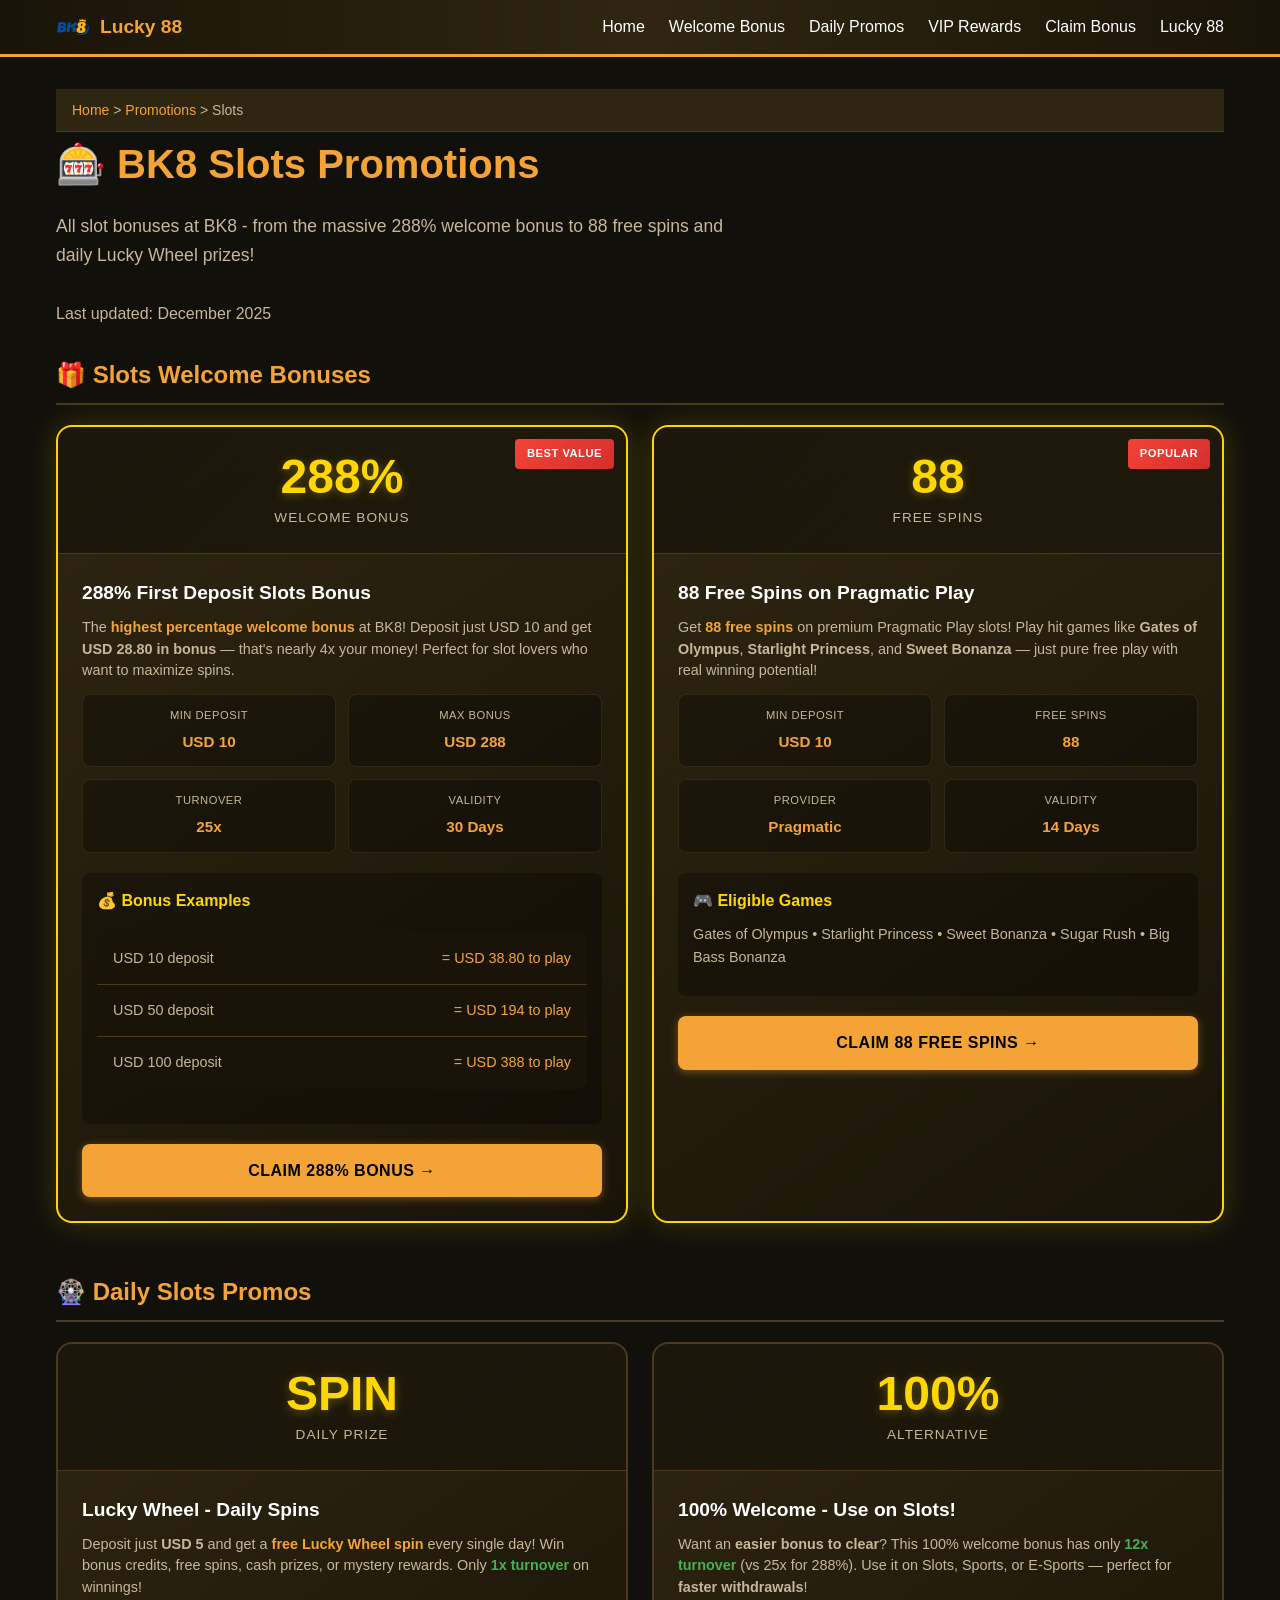
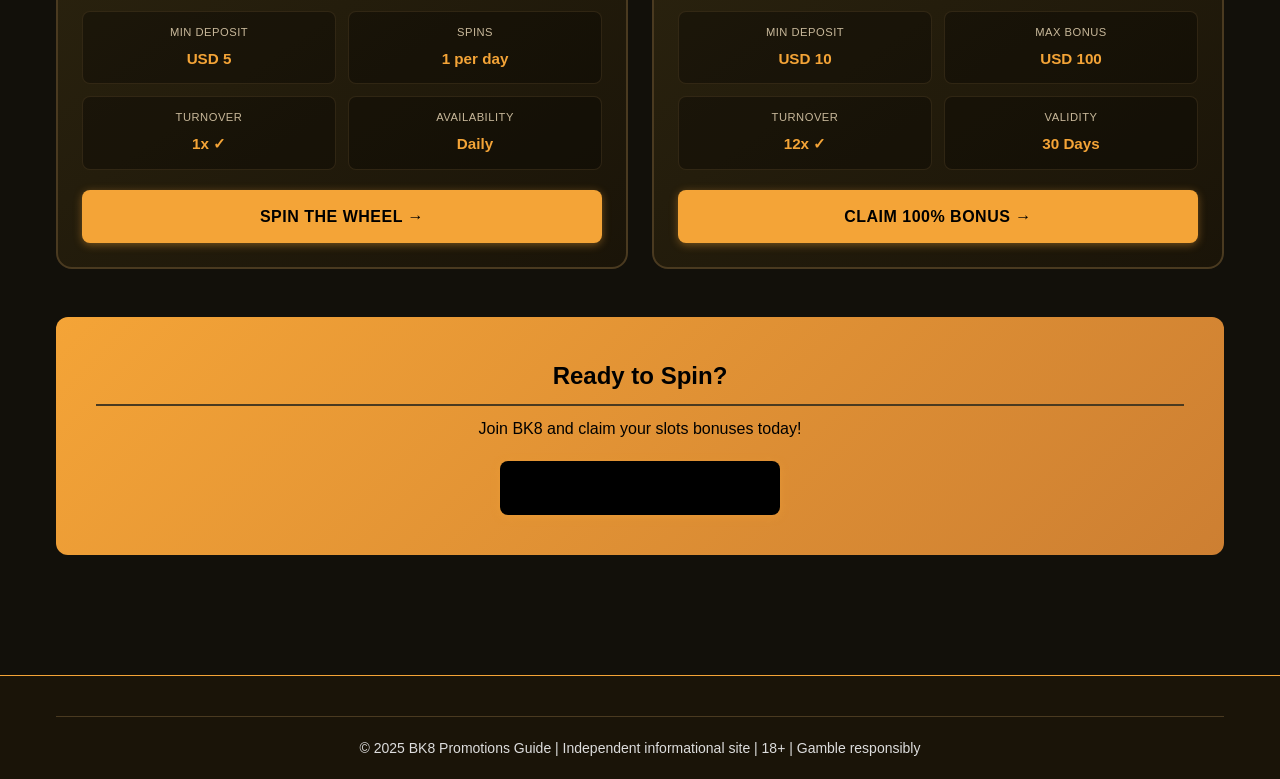
<file: promotions/slots.html>
<!DOCTYPE html>
<html lang="en">
<head>
  <meta charset="UTF-8">
  <meta name="viewport" content="width=device-width, initial-scale=1.0">
  <meta name="description" content="BK8 Slots Promotions 2025: 288% Welcome Bonus up to USD 288, 88 Free Spins on Pragmatic Play, Lucky Wheel daily prizes.">
  <meta name="keywords" content="bk8 slots bonus, bk8 free spins, bk8 288 bonus, bk8 pragmatic play, bk8 slots welcome">
  <meta name="robots" content="index, follow">
  <title>BK8 Slots Promotions 2025 | 288% Welcome Bonus + 88 Free Spins</title>
  <link rel="stylesheet" href="../css/styles.css">
</head>
<body>
  <header class="header">
    <div class="container">
      <div class="header-inner">
        <a href="../index.html" class="logo">
          <img src="../images/logo-34.webp" alt="BK8 Lucky 88" class="logo-img">
          <span>Lucky 88</span>
        </a>
        <button class="nav-toggle" aria-label="Menu" aria-expanded="false">☰</button>
        <nav class="nav">
          <ul class="nav-list">
            <li><a href="../index.html">Home</a></li>
            <li><a href="../welcome/bonus.html">Welcome Bonus</a></li>
            <li><a href="daily.html">Daily Promos</a></li>
            <li><a href="vip.html">VIP Rewards</a></li>
            <li><a href="../codes/index.html">Claim Bonus</a></li>
            <li><a href="../lucky88/index.html">Lucky 88</a></li>
          </ul>
        </nav>
      </div>
    </div>
  </header>

  <main class="main-content">
    <div class="container">
      <div class="breadcrumb">
        <a href="../index.html">Home</a> &gt; <a href="daily.html">Promotions</a> &gt; Slots
      </div>

      <h1>🎰 BK8 Slots Promotions</h1>
      <p class="intro">All slot bonuses at BK8 - from the massive 288% welcome bonus to 88 free spins and daily Lucky Wheel prizes!</p>
      <p class="last-updated">Last updated: December 2025</p>

      <section style="margin-top: 30px;">
        <h2>🎁 Slots Welcome Bonuses</h2>
        
        <div class="promo-grid">
          <article class="promo-card featured">
            <div class="promo-header">
              <span class="promo-badge hot">BEST VALUE</span>
              <div class="promo-value">288%</div>
              <div class="promo-type">Welcome Bonus</div>
            </div>
            <div class="promo-body">
              <h3 class="promo-title">288% First Deposit Slots Bonus</h3>
              <p class="promo-desc">The <strong style="color:#f4a437;">highest percentage welcome bonus</strong> at BK8! Deposit just USD 10 and get <strong>USD 28.80 in bonus</strong> — that's nearly 4x your money! Perfect for slot lovers who want to maximize spins.</p>
              <div class="promo-details">
                <div class="promo-detail">
                  <span class="promo-detail-label">Min Deposit</span>
                  <span class="promo-detail-value">USD 10</span>
                </div>
                <div class="promo-detail">
                  <span class="promo-detail-label">Max Bonus</span>
                  <span class="promo-detail-value">USD 288</span>
                </div>
                <div class="promo-detail">
                  <span class="promo-detail-label">Turnover</span>
                  <span class="promo-detail-value">25x</span>
                </div>
                <div class="promo-detail">
                  <span class="promo-detail-label">Validity</span>
                  <span class="promo-detail-value">30 Days</span>
                </div>
              </div>
              
              <div style="background: rgba(0,0,0,0.3); padding: 15px; border-radius: 8px; margin: 20px 0;">
                <h4 style="color: #ffd700; margin-bottom: 10px;">💰 Bonus Examples</h4>
                <table style="width: 100%; color: #c8b89a; font-size: 0.9rem;">
                  <tr style="border-bottom: 1px solid #4a3a20;"><td>USD 10 deposit</td><td style="text-align:right; color:#f4a437;">= USD 38.80 to play</td></tr>
                  <tr style="border-bottom: 1px solid #4a3a20;"><td>USD 50 deposit</td><td style="text-align:right; color:#f4a437;">= USD 194 to play</td></tr>
                  <tr><td>USD 100 deposit</td><td style="text-align:right; color:#f4a437;">= USD 388 to play</td></tr>
                </table>
              </div>
              
              <a href="https://www.bk8inspiring.com/promotions" class="promo-cta" target="_blank" rel="noopener">Claim 288% Bonus →</a>
            </div>
          </article>

          <article class="promo-card featured">
            <div class="promo-header">
              <span class="promo-badge hot">POPULAR</span>
              <div class="promo-value">88</div>
              <div class="promo-type">Free Spins</div>
            </div>
            <div class="promo-body">
              <h3 class="promo-title">88 Free Spins on Pragmatic Play</h3>
              <p class="promo-desc">Get <strong style="color:#f4a437;">88 free spins</strong> on premium Pragmatic Play slots! Play hit games like <strong>Gates of Olympus</strong>, <strong>Starlight Princess</strong>, and <strong>Sweet Bonanza</strong> — just pure free play with real winning potential!</p>
              <div class="promo-details">
                <div class="promo-detail">
                  <span class="promo-detail-label">Min Deposit</span>
                  <span class="promo-detail-value">USD 10</span>
                </div>
                <div class="promo-detail">
                  <span class="promo-detail-label">Free Spins</span>
                  <span class="promo-detail-value">88</span>
                </div>
                <div class="promo-detail">
                  <span class="promo-detail-label">Provider</span>
                  <span class="promo-detail-value">Pragmatic</span>
                </div>
                <div class="promo-detail">
                  <span class="promo-detail-label">Validity</span>
                  <span class="promo-detail-value">14 Days</span>
                </div>
              </div>
              
              <div style="background: rgba(0,0,0,0.3); padding: 15px; border-radius: 8px; margin: 20px 0;">
                <h4 style="color: #ffd700; margin-bottom: 10px;">🎮 Eligible Games</h4>
                <p style="color: #c8b89a; font-size: 0.9rem;">Gates of Olympus • Starlight Princess • Sweet Bonanza • Sugar Rush • Big Bass Bonanza</p>
              </div>
              
              <a href="https://www.bk8inspiring.com/promotions" class="promo-cta" target="_blank" rel="noopener">Claim 88 Free Spins →</a>
            </div>
          </article>
        </div>
      </section>

      <section style="margin-top: 50px;">
        <h2>🎡 Daily Slots Promos</h2>
        
        <div class="promo-grid">
          <article class="promo-card">
            <div class="promo-header">
              <div class="promo-value">SPIN</div>
              <div class="promo-type">Daily Prize</div>
            </div>
            <div class="promo-body">
              <h3 class="promo-title">Lucky Wheel - Daily Spins</h3>
              <p class="promo-desc">Deposit just <strong>USD 5</strong> and get a <strong style="color:#f4a437;">free Lucky Wheel spin</strong> every single day! Win bonus credits, free spins, cash prizes, or mystery rewards. Only <strong style="color:#4caf50;">1x turnover</strong> on winnings!</p>
              <div class="promo-details">
                <div class="promo-detail">
                  <span class="promo-detail-label">Min Deposit</span>
                  <span class="promo-detail-value">USD 5</span>
                </div>
                <div class="promo-detail">
                  <span class="promo-detail-label">Spins</span>
                  <span class="promo-detail-value">1 per day</span>
                </div>
                <div class="promo-detail">
                  <span class="promo-detail-label">Turnover</span>
                  <span class="promo-detail-value">1x ✓</span>
                </div>
                <div class="promo-detail">
                  <span class="promo-detail-label">Availability</span>
                  <span class="promo-detail-value">Daily</span>
                </div>
              </div>
              <a href="https://www.bk8inspiring.com/promotions" class="promo-cta" target="_blank" rel="noopener">Spin the Wheel →</a>
            </div>
          </article>

          <article class="promo-card">
            <div class="promo-header">
              <div class="promo-value">100%</div>
              <div class="promo-type">Alternative</div>
            </div>
            <div class="promo-body">
              <h3 class="promo-title">100% Welcome - Use on Slots!</h3>
              <p class="promo-desc">Want an <strong>easier bonus to clear</strong>? This 100% welcome bonus has only <strong style="color:#4caf50;">12x turnover</strong> (vs 25x for 288%). Use it on Slots, Sports, or E-Sports — perfect for <strong>faster withdrawals</strong>!</p>
              <div class="promo-details">
                <div class="promo-detail">
                  <span class="promo-detail-label">Min Deposit</span>
                  <span class="promo-detail-value">USD 10</span>
                </div>
                <div class="promo-detail">
                  <span class="promo-detail-label">Max Bonus</span>
                  <span class="promo-detail-value">USD 100</span>
                </div>
                <div class="promo-detail">
                  <span class="promo-detail-label">Turnover</span>
                  <span class="promo-detail-value">12x ✓</span>
                </div>
                <div class="promo-detail">
                  <span class="promo-detail-label">Validity</span>
                  <span class="promo-detail-value">30 Days</span>
                </div>
              </div>
              <a href="https://www.bk8inspiring.com/promotions" class="promo-cta" target="_blank" rel="noopener">Claim 100% Bonus →</a>
            </div>
          </article>
        </div>
      </section>

      <section style="margin-top: 40px; text-align: center; padding: 40px; background: linear-gradient(135deg, #f4a437, #cd7f32); border-radius: 12px;">
        <h2 style="color: #000; margin-bottom: 10px;">Ready to Spin?</h2>
        <p style="color: #000; margin-bottom: 20px;">Join BK8 and claim your slots bonuses today!</p>
        <a href="https://www.bk8inspiring.com/promotions" target="_blank" rel="noopener" class="promo-cta" style="display: inline-block; background: #000; color: #f4a437;">View All Slots Promos →</a>
      </section>
    </div>
  </main>

  <footer class="footer">
    <div class="container">
      <div class="footer-bottom">
        <p>© 2025 BK8 Promotions Guide | Independent informational site | 18+ | Gamble responsibly</p>
      </div>
    </div>
  </footer>

  <script src="../js/nav.js" defer></script>
</body>
</html>
</file>
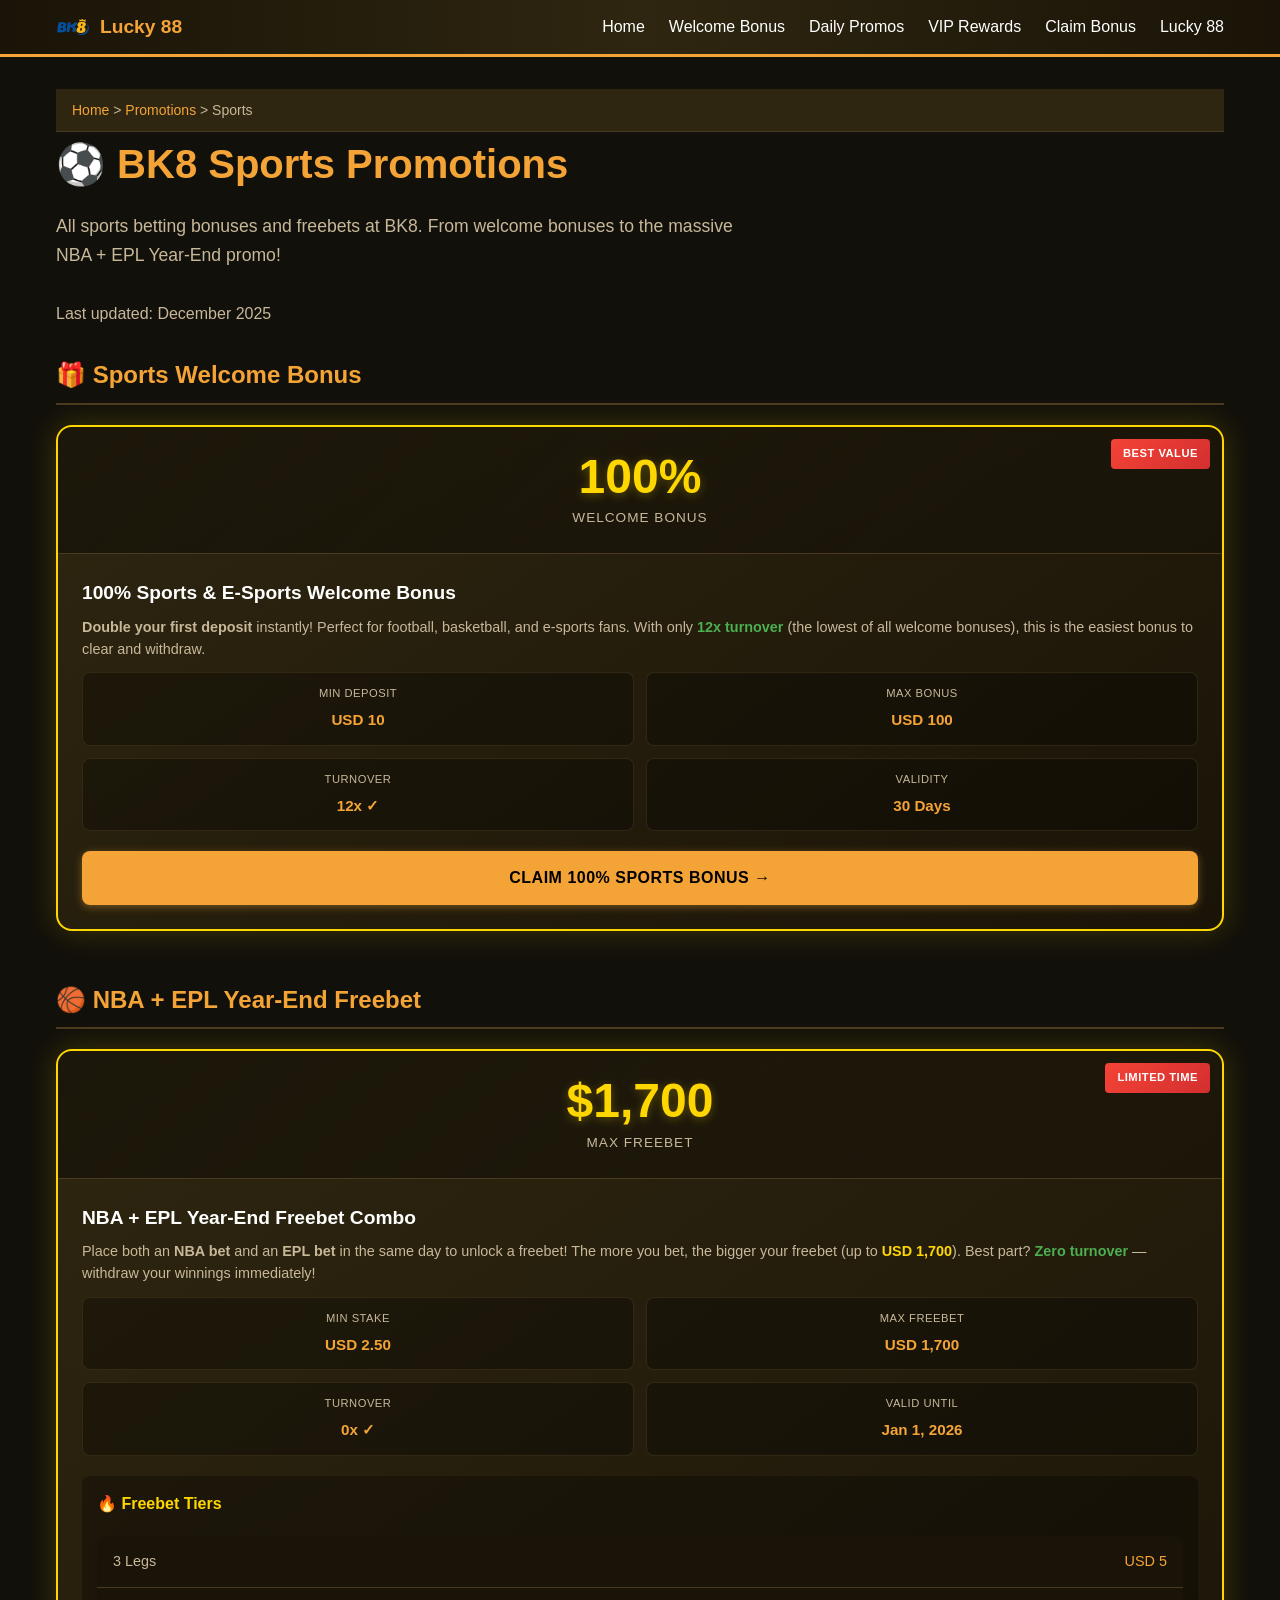
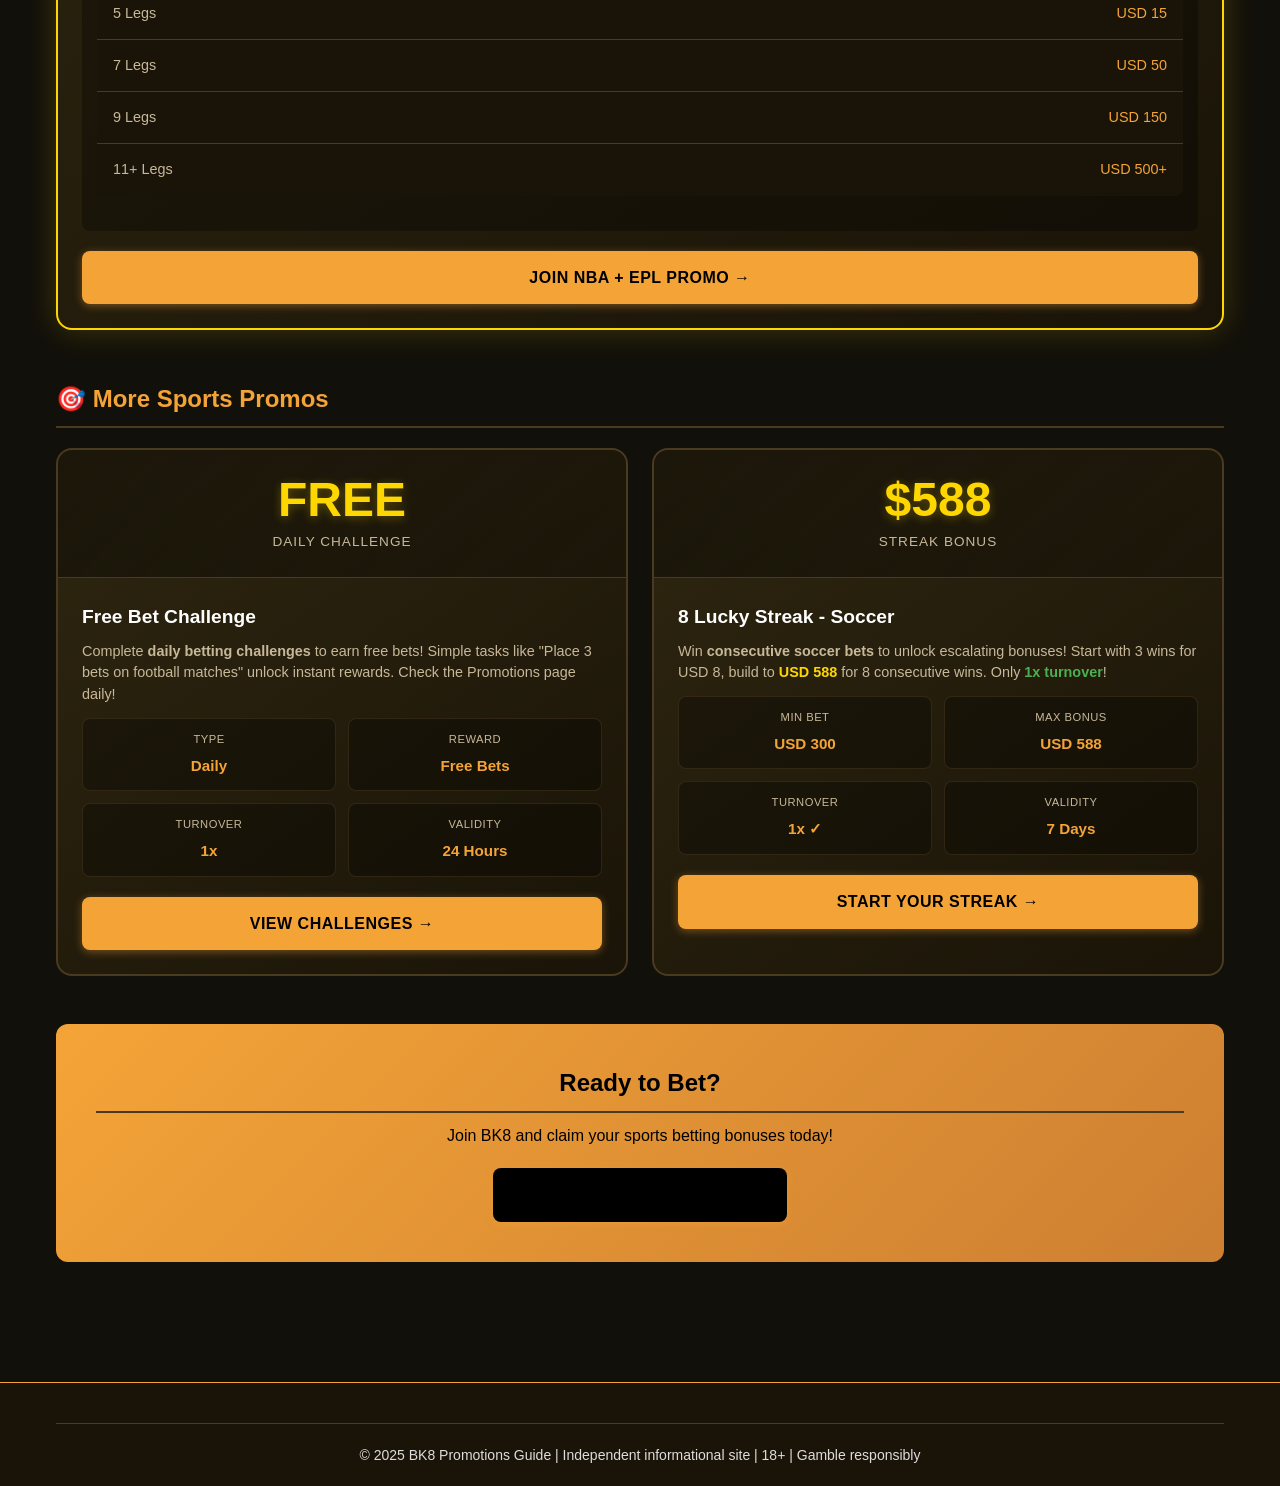
<file: promotions/sports.html>
<!DOCTYPE html>
<html lang="en">
<head>
  <meta charset="UTF-8">
  <meta name="viewport" content="width=device-width, initial-scale=1.0">
  <meta name="description" content="BK8 Sports Promotions 2025: 100% Welcome Bonus up to USD 100, NBA + EPL Year-End Freebet up to USD 1,700, Free Bet Challenge.">
  <meta name="keywords" content="bk8 sports bonus, bk8 nba bonus, bk8 epl freebet, bk8 sports welcome bonus">
  <meta name="robots" content="index, follow">
  <title>BK8 Sports Promotions 2025 | 100% Welcome Bonus + NBA/EPL Freebets</title>
  <link rel="stylesheet" href="../css/styles.css">
</head>
<body>
  <header class="header">
    <div class="container">
      <div class="header-inner">
        <a href="../index.html" class="logo">
          <img src="../images/logo-34.webp" alt="BK8 Lucky 88" class="logo-img">
          <span>Lucky 88</span>
        </a>
        <button class="nav-toggle" aria-label="Menu" aria-expanded="false">☰</button>
        <nav class="nav">
          <ul class="nav-list">
            <li><a href="../index.html">Home</a></li>
            <li><a href="../welcome/bonus.html">Welcome Bonus</a></li>
            <li><a href="daily.html">Daily Promos</a></li>
            <li><a href="vip.html">VIP Rewards</a></li>
            <li><a href="../codes/index.html">Claim Bonus</a></li>
            <li><a href="../lucky88/index.html">Lucky 88</a></li>
          </ul>
        </nav>
      </div>
    </div>
  </header>

  <main class="main-content">
    <div class="container">
      <div class="breadcrumb">
        <a href="../index.html">Home</a> &gt; <a href="daily.html">Promotions</a> &gt; Sports
      </div>

      <h1>⚽ BK8 Sports Promotions</h1>
      <p class="intro">All sports betting bonuses and freebets at BK8. From welcome bonuses to the massive NBA + EPL Year-End promo!</p>
      <p class="last-updated">Last updated: December 2025</p>

      <section style="margin-top: 30px;">
        <h2>🎁 Sports Welcome Bonus</h2>
        
        <div class="promo-grid">
          <article class="promo-card featured">
            <div class="promo-header">
              <span class="promo-badge hot">BEST VALUE</span>
              <div class="promo-value">100%</div>
              <div class="promo-type">Welcome Bonus</div>
            </div>
            <div class="promo-body">
              <h3 class="promo-title">100% Sports & E-Sports Welcome Bonus</h3>
              <p class="promo-desc"><strong>Double your first deposit</strong> instantly! Perfect for football, basketball, and e-sports fans. With only <strong style="color:#4caf50;">12x turnover</strong> (the lowest of all welcome bonuses), this is the easiest bonus to clear and withdraw.</p>
              <div class="promo-details">
                <div class="promo-detail">
                  <span class="promo-detail-label">Min Deposit</span>
                  <span class="promo-detail-value">USD 10</span>
                </div>
                <div class="promo-detail">
                  <span class="promo-detail-label">Max Bonus</span>
                  <span class="promo-detail-value">USD 100</span>
                </div>
                <div class="promo-detail">
                  <span class="promo-detail-label">Turnover</span>
                  <span class="promo-detail-value">12x ✓</span>
                </div>
                <div class="promo-detail">
                  <span class="promo-detail-label">Validity</span>
                  <span class="promo-detail-value">30 Days</span>
                </div>
              </div>
              <a href="https://www.bk8inspiring.com/promotions" class="promo-cta" target="_blank" rel="noopener">Claim 100% Sports Bonus →</a>
            </div>
          </article>
        </div>
      </section>

      <section style="margin-top: 50px;">
        <h2>🏀 NBA + EPL Year-End Freebet</h2>
        
        <div class="promo-grid">
          <article class="promo-card featured">
            <div class="promo-header">
              <span class="promo-badge hot">LIMITED TIME</span>
              <div class="promo-value">$1,700</div>
              <div class="promo-type">Max Freebet</div>
            </div>
            <div class="promo-body">
              <h3 class="promo-title">NBA + EPL Year-End Freebet Combo</h3>
              <p class="promo-desc">Place both an <strong>NBA bet</strong> and an <strong>EPL bet</strong> in the same day to unlock a freebet! The more you bet, the bigger your freebet (up to <strong style="color:#ffd700;">USD 1,700</strong>). Best part? <strong style="color:#4caf50;">Zero turnover</strong> — withdraw your winnings immediately!</p>
              <div class="promo-details">
                <div class="promo-detail">
                  <span class="promo-detail-label">Min Stake</span>
                  <span class="promo-detail-value">USD 2.50</span>
                </div>
                <div class="promo-detail">
                  <span class="promo-detail-label">Max Freebet</span>
                  <span class="promo-detail-value">USD 1,700</span>
                </div>
                <div class="promo-detail">
                  <span class="promo-detail-label">Turnover</span>
                  <span class="promo-detail-value">0x ✓</span>
                </div>
                <div class="promo-detail">
                  <span class="promo-detail-label">Valid Until</span>
                  <span class="promo-detail-value">Jan 1, 2026</span>
                </div>
              </div>
              
              <div style="background: rgba(0,0,0,0.3); padding: 15px; border-radius: 8px; margin: 20px 0;">
                <h4 style="color: #ffd700; margin-bottom: 10px;">🔥 Freebet Tiers</h4>
                <table style="width: 100%; color: #c8b89a; font-size: 0.9rem;">
                  <tr><td>3 Legs</td><td style="text-align:right; color:#f4a437;">USD 5</td></tr>
                  <tr><td>5 Legs</td><td style="text-align:right; color:#f4a437;">USD 15</td></tr>
                  <tr><td>7 Legs</td><td style="text-align:right; color:#f4a437;">USD 50</td></tr>
                  <tr><td>9 Legs</td><td style="text-align:right; color:#f4a437;">USD 150</td></tr>
                  <tr><td>11+ Legs</td><td style="text-align:right; color:#f4a437;">USD 500+</td></tr>
                </table>
              </div>
              
              <a href="https://www.bk8inspiring.com/promotions" class="promo-cta" target="_blank" rel="noopener">Join NBA + EPL Promo →</a>
            </div>
          </article>
        </div>
      </section>

      <section style="margin-top: 50px;">
        <h2>🎯 More Sports Promos</h2>
        
        <div class="promo-grid">
          <article class="promo-card">
            <div class="promo-header">
              <div class="promo-value">FREE</div>
              <div class="promo-type">Daily Challenge</div>
            </div>
            <div class="promo-body">
              <h3 class="promo-title">Free Bet Challenge</h3>
              <p class="promo-desc">Complete <strong>daily betting challenges</strong> to earn free bets! Simple tasks like "Place 3 bets on football matches" unlock instant rewards. Check the Promotions page daily!</p>
              <div class="promo-details">
                <div class="promo-detail">
                  <span class="promo-detail-label">Type</span>
                  <span class="promo-detail-value">Daily</span>
                </div>
                <div class="promo-detail">
                  <span class="promo-detail-label">Reward</span>
                  <span class="promo-detail-value">Free Bets</span>
                </div>
                <div class="promo-detail">
                  <span class="promo-detail-label">Turnover</span>
                  <span class="promo-detail-value">1x</span>
                </div>
                <div class="promo-detail">
                  <span class="promo-detail-label">Validity</span>
                  <span class="promo-detail-value">24 Hours</span>
                </div>
              </div>
              <a href="https://www.bk8inspiring.com/promotions" class="promo-cta" target="_blank" rel="noopener">View Challenges →</a>
            </div>
          </article>

          <article class="promo-card">
            <div class="promo-header">
              <div class="promo-value">$588</div>
              <div class="promo-type">Streak Bonus</div>
            </div>
            <div class="promo-body">
              <h3 class="promo-title">8 Lucky Streak - Soccer</h3>
              <p class="promo-desc">Win <strong>consecutive soccer bets</strong> to unlock escalating bonuses! Start with 3 wins for USD 8, build to <strong style="color:#ffd700;">USD 588</strong> for 8 consecutive wins. Only <strong style="color:#4caf50;">1x turnover</strong>!</p>
              <div class="promo-details">
                <div class="promo-detail">
                  <span class="promo-detail-label">Min Bet</span>
                  <span class="promo-detail-value">USD 300</span>
                </div>
                <div class="promo-detail">
                  <span class="promo-detail-label">Max Bonus</span>
                  <span class="promo-detail-value">USD 588</span>
                </div>
                <div class="promo-detail">
                  <span class="promo-detail-label">Turnover</span>
                  <span class="promo-detail-value">1x ✓</span>
                </div>
                <div class="promo-detail">
                  <span class="promo-detail-label">Validity</span>
                  <span class="promo-detail-value">7 Days</span>
                </div>
              </div>
              <a href="https://www.bk8inspiring.com/promotions" class="promo-cta" target="_blank" rel="noopener">Start Your Streak →</a>
            </div>
          </article>
        </div>
      </section>

      <section style="margin-top: 40px; text-align: center; padding: 40px; background: linear-gradient(135deg, #f4a437, #cd7f32); border-radius: 12px;">
        <h2 style="color: #000; margin-bottom: 10px;">Ready to Bet?</h2>
        <p style="color: #000; margin-bottom: 20px;">Join BK8 and claim your sports betting bonuses today!</p>
        <a href="https://www.bk8inspiring.com/promotions" target="_blank" rel="noopener" class="promo-cta" style="display: inline-block; background: #000; color: #f4a437;">View All Sports Promos →</a>
      </section>
    </div>
  </main>

  <footer class="footer">
    <div class="container">
      <div class="footer-bottom">
        <p>© 2025 BK8 Promotions Guide | Independent informational site | 18+ | Gamble responsibly</p>
      </div>
    </div>
  </footer>

  <script src="../js/nav.js" defer></script>
</body>
</html>
</file>
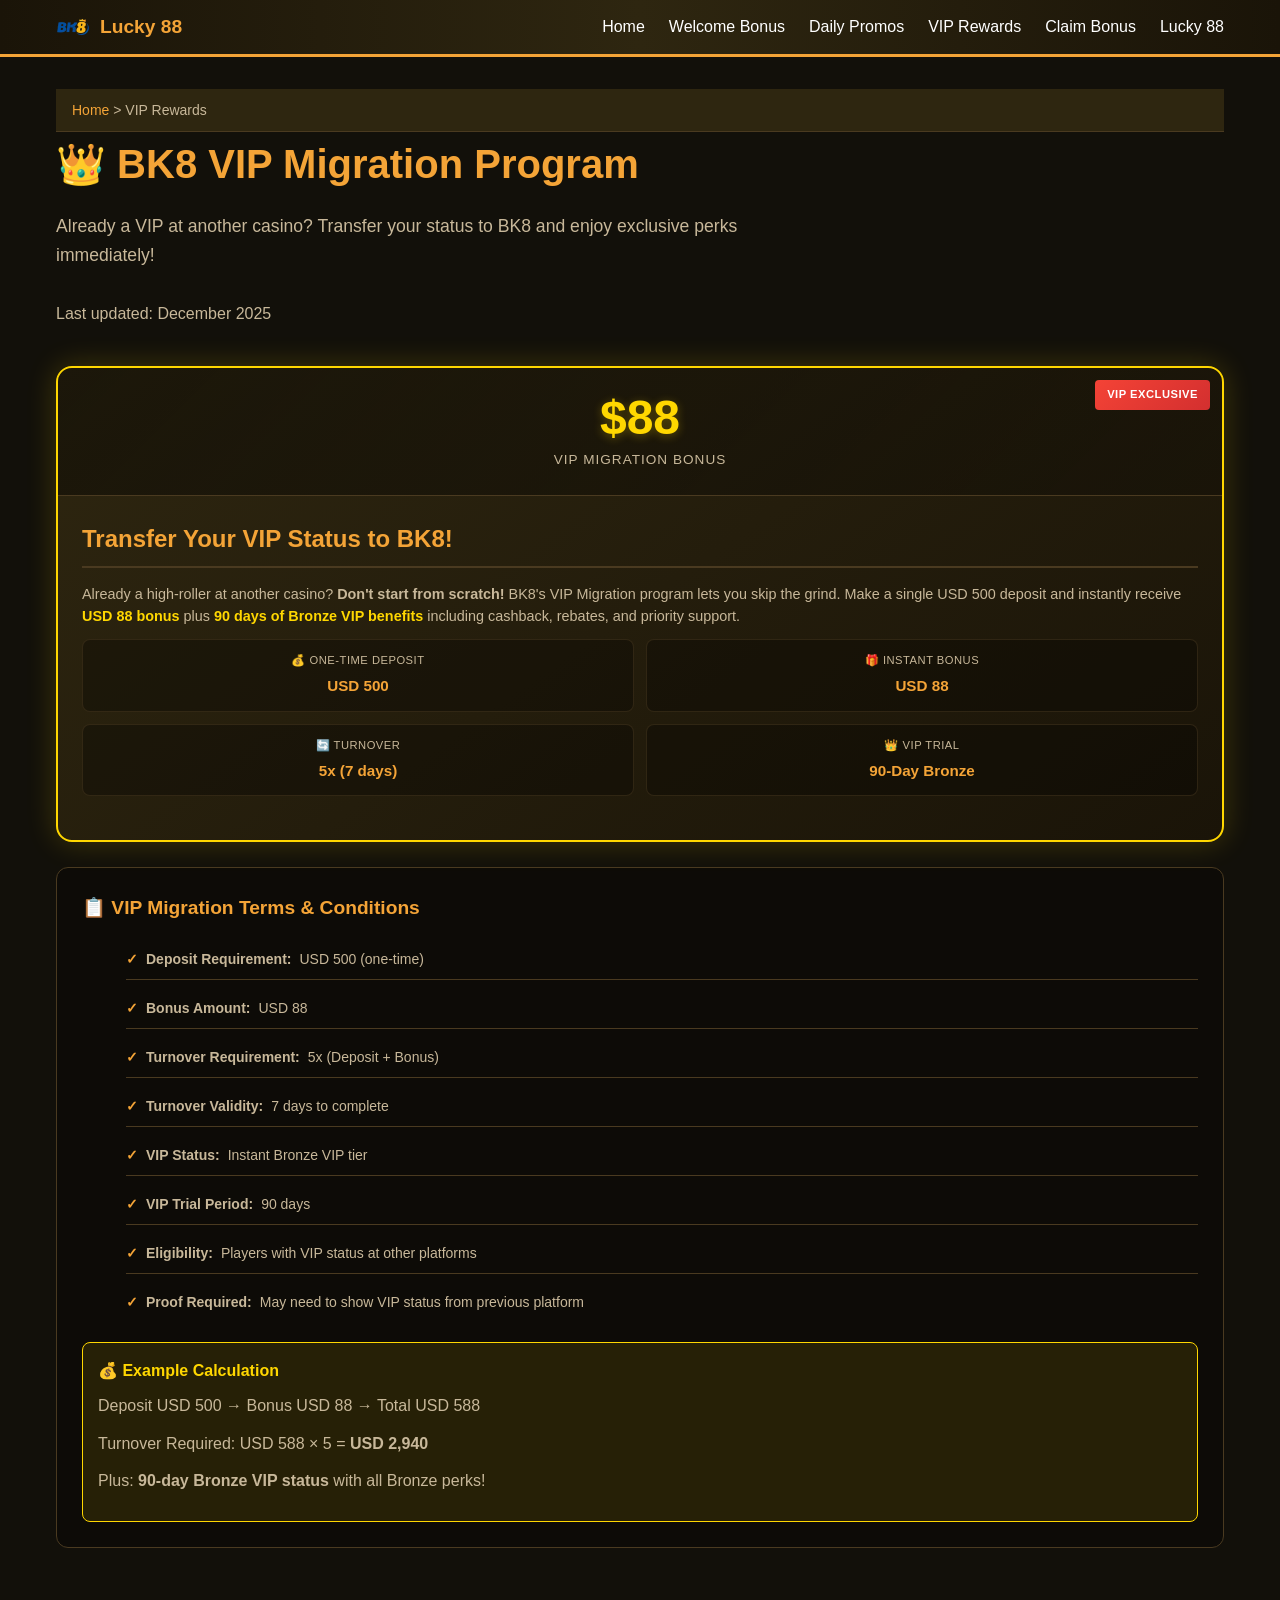
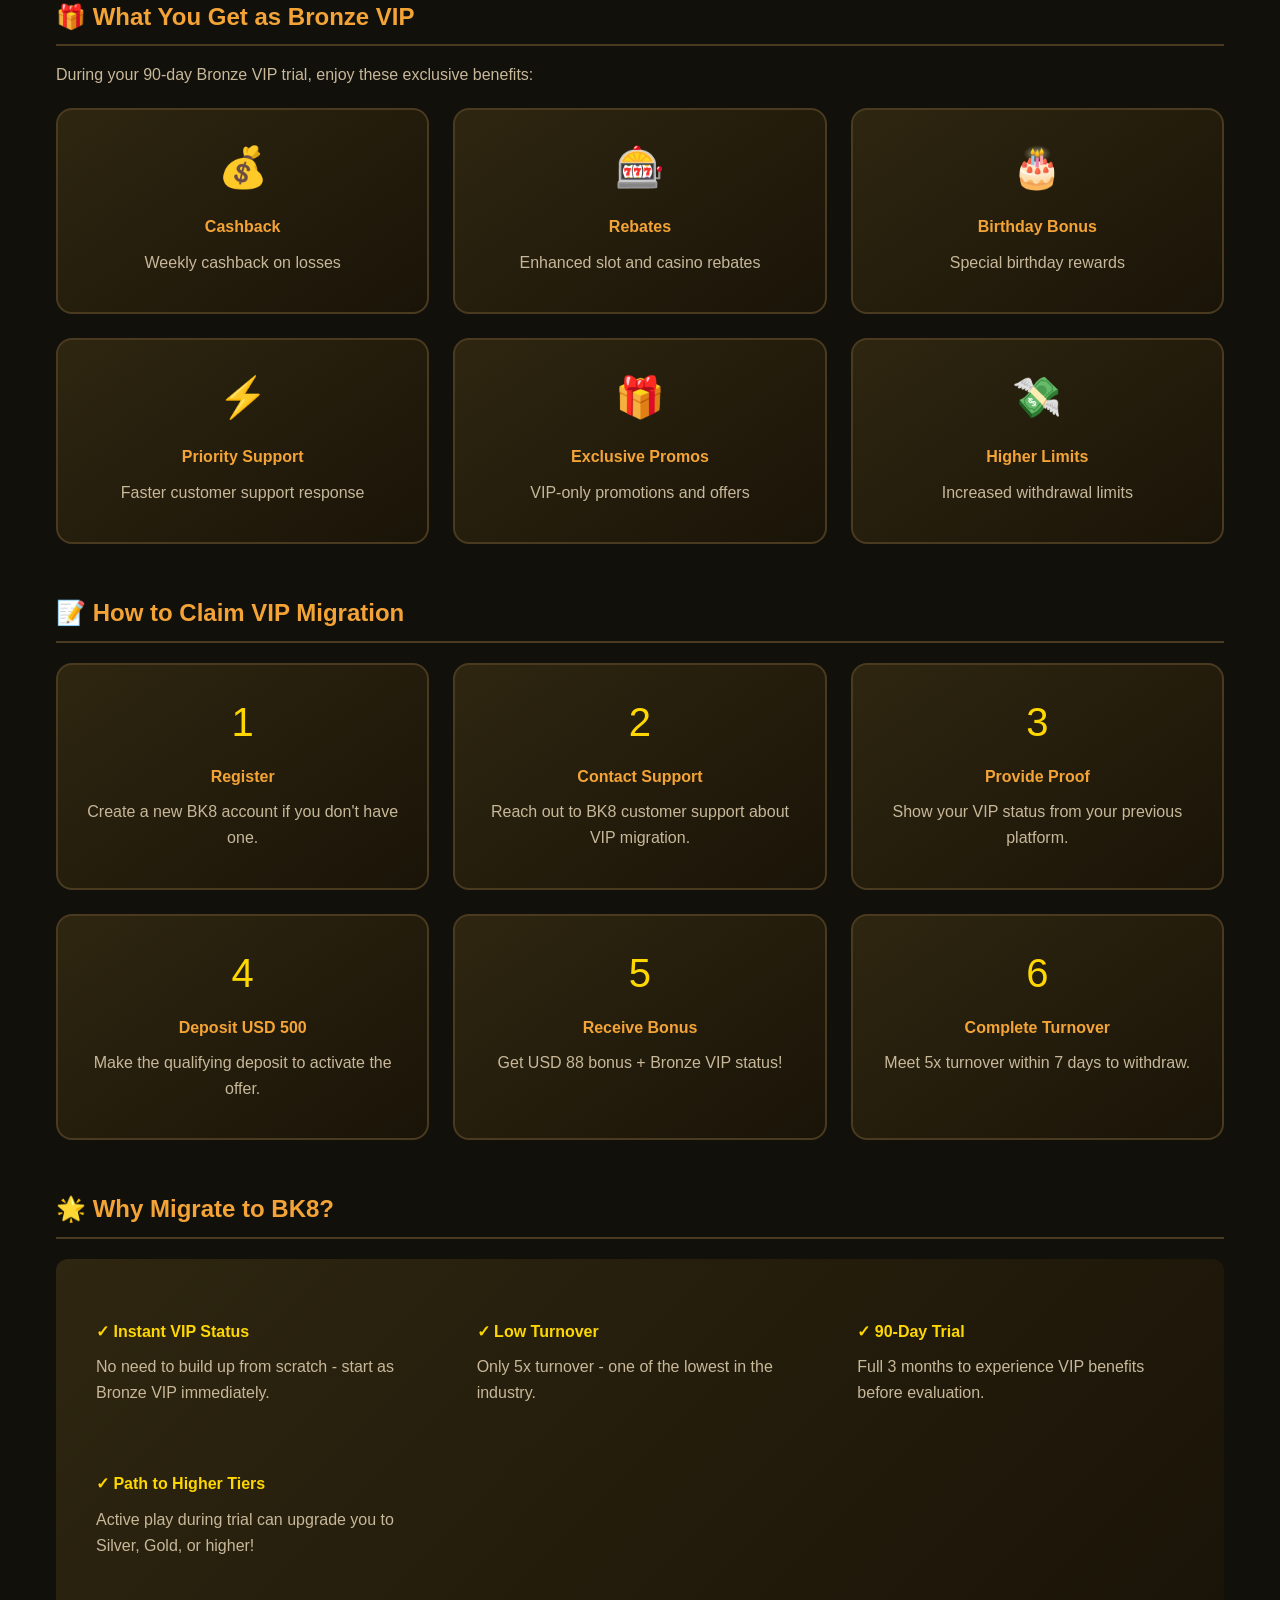
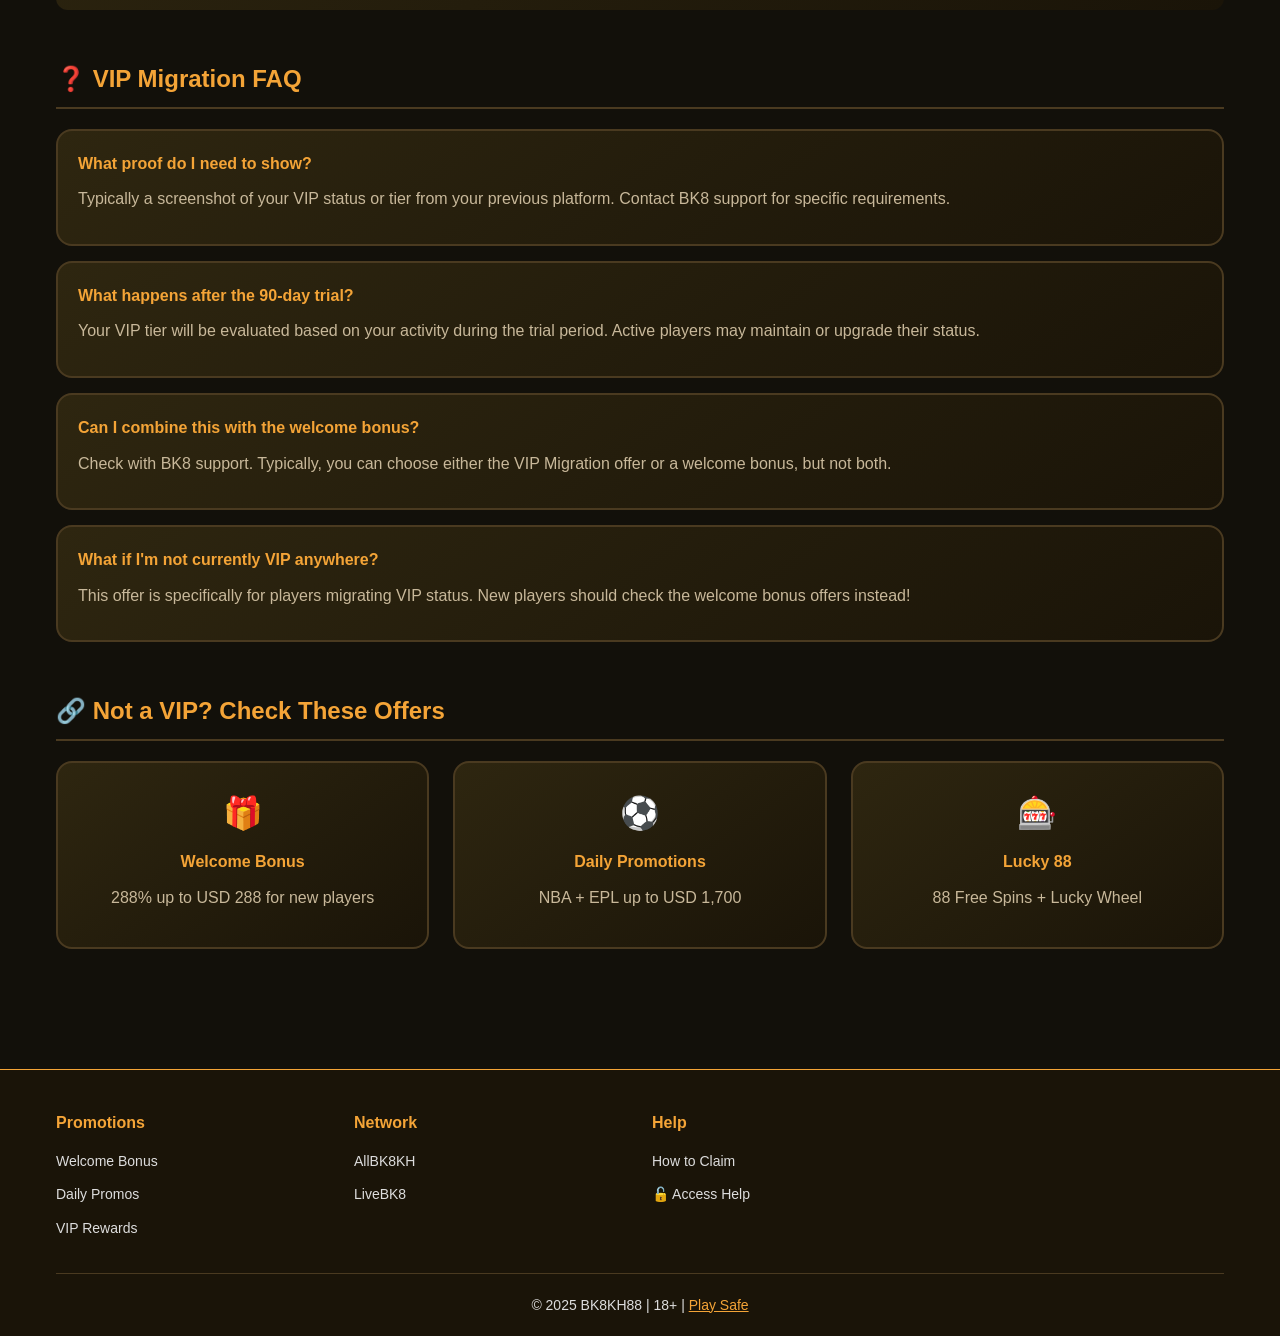
<file: promotions/vip.html>
<!DOCTYPE html>
<html lang="en">
<head>
  <meta charset="UTF-8">
  <meta name="viewport" content="width=device-width, initial-scale=1.0">
  <meta name="description" content="BK8 VIP Migration Program 2025: Deposit USD 500, get USD 88 bonus + 90-day Bronze VIP trial. Transfer your VIP status from other sites!">
  <meta name="keywords" content="bk8 vip, bk8 vip program, bk8 vip migration, bk8 loyalty, bk8 vip bonus">
  <meta name="robots" content="index, follow">
  <title>BK8 VIP Migration Program | USD 88 Bonus + 90-Day Bronze Trial</title>
  <link rel="stylesheet" href="../css/styles.css">
</head>
<body>
  <header class="header">
    <div class="container">
      <div class="header-inner">
        <a href="../index.html" class="logo">
          <img src="../images/logo-34.webp" alt="BK8 Lucky 88" class="logo-img">
          <span>Lucky 88</span>
        </a>
        <button class="nav-toggle" aria-label="Menu" aria-expanded="false">☰</button>
        <nav class="nav">
          <ul class="nav-list">
            <li><a href="../index.html">Home</a></li>
            <li><a href="../welcome/bonus.html">Welcome Bonus</a></li>
            <li><a href="daily.html">Daily Promos</a></li>
            <li><a href="vip.html" class="active">VIP Rewards</a></li>
            <li><a href="../codes/index.html">Claim Bonus</a></li>
            <li><a href="../lucky88/index.html">Lucky 88</a></li>
          </ul>
        </nav>
      </div>
    </div>
  </header>

  <main class="main-content">
    <div class="container">
      <div class="breadcrumb">
        <a href="../index.html">Home</a> &gt; VIP Rewards
      </div>

      <h1>👑 BK8 VIP Migration Program</h1>
      <p class="intro">Already a VIP at another casino? Transfer your status to BK8 and enjoy exclusive perks immediately!</p>
      <p class="last-updated">Last updated: December 2025</p>

      <!-- VIP Migration Featured -->
      <section class="featured-promo" style="margin-top: 40px;">
        <article class="promo-card featured">
          <div class="promo-header">
            <span class="promo-badge hot">VIP EXCLUSIVE</span>
            <div class="promo-value">$88</div>
            <div class="promo-type">VIP Migration Bonus</div>
          </div>
          <div class="promo-body">
            <h2 class="promo-title">Transfer Your VIP Status to BK8!</h2>
            <p class="promo-desc">Already a high-roller at another casino? <strong>Don't start from scratch!</strong> BK8's VIP Migration program lets you skip the grind. Make a single USD 500 deposit and instantly receive <span style="color:#ffd700;font-weight:bold;">USD 88 bonus</span> plus <span style="color:#ffd700;font-weight:bold;">90 days of Bronze VIP benefits</span> including cashback, rebates, and priority support.</p>
            <div class="promo-details">
              <div class="promo-detail">
                <div class="promo-detail-label">💰 One-Time Deposit</div>
                <div class="promo-detail-value">USD 500</div>
              </div>
              <div class="promo-detail">
                <div class="promo-detail-label">🎁 Instant Bonus</div>
                <div class="promo-detail-value">USD 88</div>
              </div>
              <div class="promo-detail">
                <div class="promo-detail-label">🔄 Turnover</div>
                <div class="promo-detail-value">5x (7 days)</div>
              </div>
              <div class="promo-detail">
                <div class="promo-detail-label">👑 VIP Trial</div>
                <div class="promo-detail-value">90-Day Bronze</div>
              </div>
            </div>
          </div>
        </article>

        <div class="terms-box" style="background: rgba(0,0,0,0.3); padding: 25px; border-radius: 12px; margin-top: 25px;">
          <h3 style="color: #f4a437; margin-bottom: 15px;">📋 VIP Migration Terms & Conditions</h3>
          <ul style="color: #c8b89a; margin-left: 20px; line-height: 2;">
            <li><strong>Deposit Requirement:</strong> USD 500 (one-time)</li>
            <li><strong>Bonus Amount:</strong> USD 88</li>
            <li><strong>Turnover Requirement:</strong> 5x (Deposit + Bonus)</li>
            <li><strong>Turnover Validity:</strong> 7 days to complete</li>
            <li><strong>VIP Status:</strong> Instant Bronze VIP tier</li>
            <li><strong>VIP Trial Period:</strong> 90 days</li>
            <li><strong>Eligibility:</strong> Players with VIP status at other platforms</li>
            <li><strong>Proof Required:</strong> May need to show VIP status from previous platform</li>
          </ul>
          
          <div style="background: rgba(255,215,0,0.1); padding: 15px; border-radius: 8px; margin-top: 20px; border: 1px solid #ffd700;">
            <h4 style="color: #ffd700; margin-bottom: 10px;">💰 Example Calculation</h4>
            <p style="color: #c8b89a;">Deposit USD 500 → Bonus USD 88 → Total USD 588</p>
            <p style="color: #c8b89a;">Turnover Required: USD 588 × 5 = <strong>USD 2,940</strong></p>
            <p style="color: #c8b89a; margin-top: 10px;">Plus: <strong>90-day Bronze VIP status</strong> with all Bronze perks!</p>
          </div>
        </div>
      </section>

      <!-- What You Get -->
      <section class="benefits-section" style="margin-top: 50px;">
        <h2>🎁 What You Get as Bronze VIP</h2>
        <p style="color: #c8b89a; margin-bottom: 20px;">During your 90-day Bronze VIP trial, enjoy these exclusive benefits:</p>
        
        <div class="promo-grid">
          <div class="promo-card" style="padding: 25px; text-align: center;">
            <span style="font-size: 2.5rem;">💰</span>
            <h4 style="color: #f4a437; margin: 15px 0 10px;">Cashback</h4>
            <p style="color: #c8b89a;">Weekly cashback on losses</p>
          </div>
          
          <div class="promo-card" style="padding: 25px; text-align: center;">
            <span style="font-size: 2.5rem;">🎰</span>
            <h4 style="color: #f4a437; margin: 15px 0 10px;">Rebates</h4>
            <p style="color: #c8b89a;">Enhanced slot and casino rebates</p>
          </div>
          
          <div class="promo-card" style="padding: 25px; text-align: center;">
            <span style="font-size: 2.5rem;">🎂</span>
            <h4 style="color: #f4a437; margin: 15px 0 10px;">Birthday Bonus</h4>
            <p style="color: #c8b89a;">Special birthday rewards</p>
          </div>
          
          <div class="promo-card" style="padding: 25px; text-align: center;">
            <span style="font-size: 2.5rem;">⚡</span>
            <h4 style="color: #f4a437; margin: 15px 0 10px;">Priority Support</h4>
            <p style="color: #c8b89a;">Faster customer support response</p>
          </div>
          
          <div class="promo-card" style="padding: 25px; text-align: center;">
            <span style="font-size: 2.5rem;">🎁</span>
            <h4 style="color: #f4a437; margin: 15px 0 10px;">Exclusive Promos</h4>
            <p style="color: #c8b89a;">VIP-only promotions and offers</p>
          </div>
          
          <div class="promo-card" style="padding: 25px; text-align: center;">
            <span style="font-size: 2.5rem;">💸</span>
            <h4 style="color: #f4a437; margin: 15px 0 10px;">Higher Limits</h4>
            <p style="color: #c8b89a;">Increased withdrawal limits</p>
          </div>
        </div>
      </section>

      <!-- How to Claim -->
      <section class="how-to-claim" style="margin-top: 50px;">
        <h2>📝 How to Claim VIP Migration</h2>
        
        <div class="promo-grid" style="margin-top: 20px;">
          <div class="promo-card" style="text-align: center; padding: 25px;">
            <div style="font-size: 2.5rem; color: #ffd700; margin-bottom: 10px;">1</div>
            <h4 style="color: #f4a437; margin-bottom: 10px;">Register</h4>
            <p style="color: #c8b89a;">Create a new BK8 account if you don't have one.</p>
          </div>
          
          <div class="promo-card" style="text-align: center; padding: 25px;">
            <div style="font-size: 2.5rem; color: #ffd700; margin-bottom: 10px;">2</div>
            <h4 style="color: #f4a437; margin-bottom: 10px;">Contact Support</h4>
            <p style="color: #c8b89a;">Reach out to BK8 customer support about VIP migration.</p>
          </div>
          
          <div class="promo-card" style="text-align: center; padding: 25px;">
            <div style="font-size: 2.5rem; color: #ffd700; margin-bottom: 10px;">3</div>
            <h4 style="color: #f4a437; margin-bottom: 10px;">Provide Proof</h4>
            <p style="color: #c8b89a;">Show your VIP status from your previous platform.</p>
          </div>
          
          <div class="promo-card" style="text-align: center; padding: 25px;">
            <div style="font-size: 2.5rem; color: #ffd700; margin-bottom: 10px;">4</div>
            <h4 style="color: #f4a437; margin-bottom: 10px;">Deposit USD 500</h4>
            <p style="color: #c8b89a;">Make the qualifying deposit to activate the offer.</p>
          </div>
          
          <div class="promo-card" style="text-align: center; padding: 25px;">
            <div style="font-size: 2.5rem; color: #ffd700; margin-bottom: 10px;">5</div>
            <h4 style="color: #f4a437; margin-bottom: 10px;">Receive Bonus</h4>
            <p style="color: #c8b89a;">Get USD 88 bonus + Bronze VIP status!</p>
          </div>
          
          <div class="promo-card" style="text-align: center; padding: 25px;">
            <div style="font-size: 2.5rem; color: #ffd700; margin-bottom: 10px;">6</div>
            <h4 style="color: #f4a437; margin-bottom: 10px;">Complete Turnover</h4>
            <p style="color: #c8b89a;">Meet 5x turnover within 7 days to withdraw.</p>
          </div>
        </div>
      </section>

      <!-- Why Migrate -->
      <section class="why-section" style="margin-top: 50px;">
        <h2>🌟 Why Migrate to BK8?</h2>
        
        <div style="background: linear-gradient(135deg, #2e2610, #1a1408); padding: 25px; border-radius: 12px; margin-top: 20px;">
          <div class="promo-grid">
            <div style="padding: 15px;">
              <h4 style="color: #ffd700; margin-bottom: 10px;">✓ Instant VIP Status</h4>
              <p style="color: #c8b89a;">No need to build up from scratch - start as Bronze VIP immediately.</p>
            </div>
            
            <div style="padding: 15px;">
              <h4 style="color: #ffd700; margin-bottom: 10px;">✓ Low Turnover</h4>
              <p style="color: #c8b89a;">Only 5x turnover - one of the lowest in the industry.</p>
            </div>
            
            <div style="padding: 15px;">
              <h4 style="color: #ffd700; margin-bottom: 10px;">✓ 90-Day Trial</h4>
              <p style="color: #c8b89a;">Full 3 months to experience VIP benefits before evaluation.</p>
            </div>
            
            <div style="padding: 15px;">
              <h4 style="color: #ffd700; margin-bottom: 10px;">✓ Path to Higher Tiers</h4>
              <p style="color: #c8b89a;">Active play during trial can upgrade you to Silver, Gold, or higher!</p>
            </div>
          </div>
        </div>
      </section>

      <!-- FAQ -->
      <section class="faq-section" style="margin-top: 50px;">
        <h2>❓ VIP Migration FAQ</h2>
        
        <div style="margin-top: 20px;">
          <div class="promo-card" style="padding: 20px; margin-bottom: 15px;">
            <h4 style="color: #f4a437; margin-bottom: 10px;">What proof do I need to show?</h4>
            <p style="color: #c8b89a;">Typically a screenshot of your VIP status or tier from your previous platform. Contact BK8 support for specific requirements.</p>
          </div>

          <div class="promo-card" style="padding: 20px; margin-bottom: 15px;">
            <h4 style="color: #f4a437; margin-bottom: 10px;">What happens after the 90-day trial?</h4>
            <p style="color: #c8b89a;">Your VIP tier will be evaluated based on your activity during the trial period. Active players may maintain or upgrade their status.</p>
          </div>

          <div class="promo-card" style="padding: 20px; margin-bottom: 15px;">
            <h4 style="color: #f4a437; margin-bottom: 10px;">Can I combine this with the welcome bonus?</h4>
            <p style="color: #c8b89a;">Check with BK8 support. Typically, you can choose either the VIP Migration offer or a welcome bonus, but not both.</p>
          </div>

          <div class="promo-card" style="padding: 20px;">
            <h4 style="color: #f4a437; margin-bottom: 10px;">What if I'm not currently VIP anywhere?</h4>
            <p style="color: #c8b89a;">This offer is specifically for players migrating VIP status. New players should check the welcome bonus offers instead!</p>
          </div>
        </div>
      </section>

      <!-- Related Links -->
      <section class="related" style="margin-top: 50px;">
        <h2>🔗 Not a VIP? Check These Offers</h2>
        <div class="promo-grid" style="margin-top: 20px;">
          <a href="../welcome/bonus.html" class="promo-card" style="display: block; padding: 25px; text-align: center; text-decoration: none;">
            <span style="font-size: 2rem;">🎁</span>
            <h4 style="color: #f4a437; margin: 10px 0;">Welcome Bonus</h4>
            <p style="color: #c8b89a;">288% up to USD 288 for new players</p>
          </a>
          <a href="daily.html" class="promo-card" style="display: block; padding: 25px; text-align: center; text-decoration: none;">
            <span style="font-size: 2rem;">⚽</span>
            <h4 style="color: #f4a437; margin: 10px 0;">Daily Promotions</h4>
            <p style="color: #c8b89a;">NBA + EPL up to USD 1,700</p>
          </a>
          <a href="../lucky88/index.html" class="promo-card" style="display: block; padding: 25px; text-align: center; text-decoration: none;">
            <span style="font-size: 2rem;">🎰</span>
            <h4 style="color: #f4a437; margin: 10px 0;">Lucky 88</h4>
            <p style="color: #c8b89a;">88 Free Spins + Lucky Wheel</p>
          </a>
        </div>
      </section>

    </div>
  </main>

  <footer class="footer">
    <div class="container">
      <div class="footer-grid">
        <div class="footer-section">
          <h4>Promotions</h4>
          <ul>
            <li><a href="../welcome/bonus.html">Welcome Bonus</a></li>
            <li><a href="daily.html">Daily Promos</a></li>
            <li><a href="vip.html">VIP Rewards</a></li>
          </ul>
        </div>
        <div class="footer-section">
          <h4>Network</h4>
          <ul>
            <li><a href="https://allbk8kh.com">AllBK8KH</a></li>
            <li><a href="https://livebk8.com">LiveBK8</a></li>
          </ul>
        </div>
        <div class="footer-section">
          <h4>Help</h4>
          <ul>
            <li><a href="../codes/index.html">How to Claim</a></li>
            <li><a href="../access-help.html">🔓 Access Help</a></li>
          </ul>
        </div>
      </div>
      <div class="footer-bottom">
        <p>&copy; 2025 BK8KH88 | 18+ | <a href="../responsible-gambling.html">Play Safe</a></p>
      </div>
    </div>
  </footer>
  <script src="../js/nav.js" defer></script>
</body>
</html>
</file>
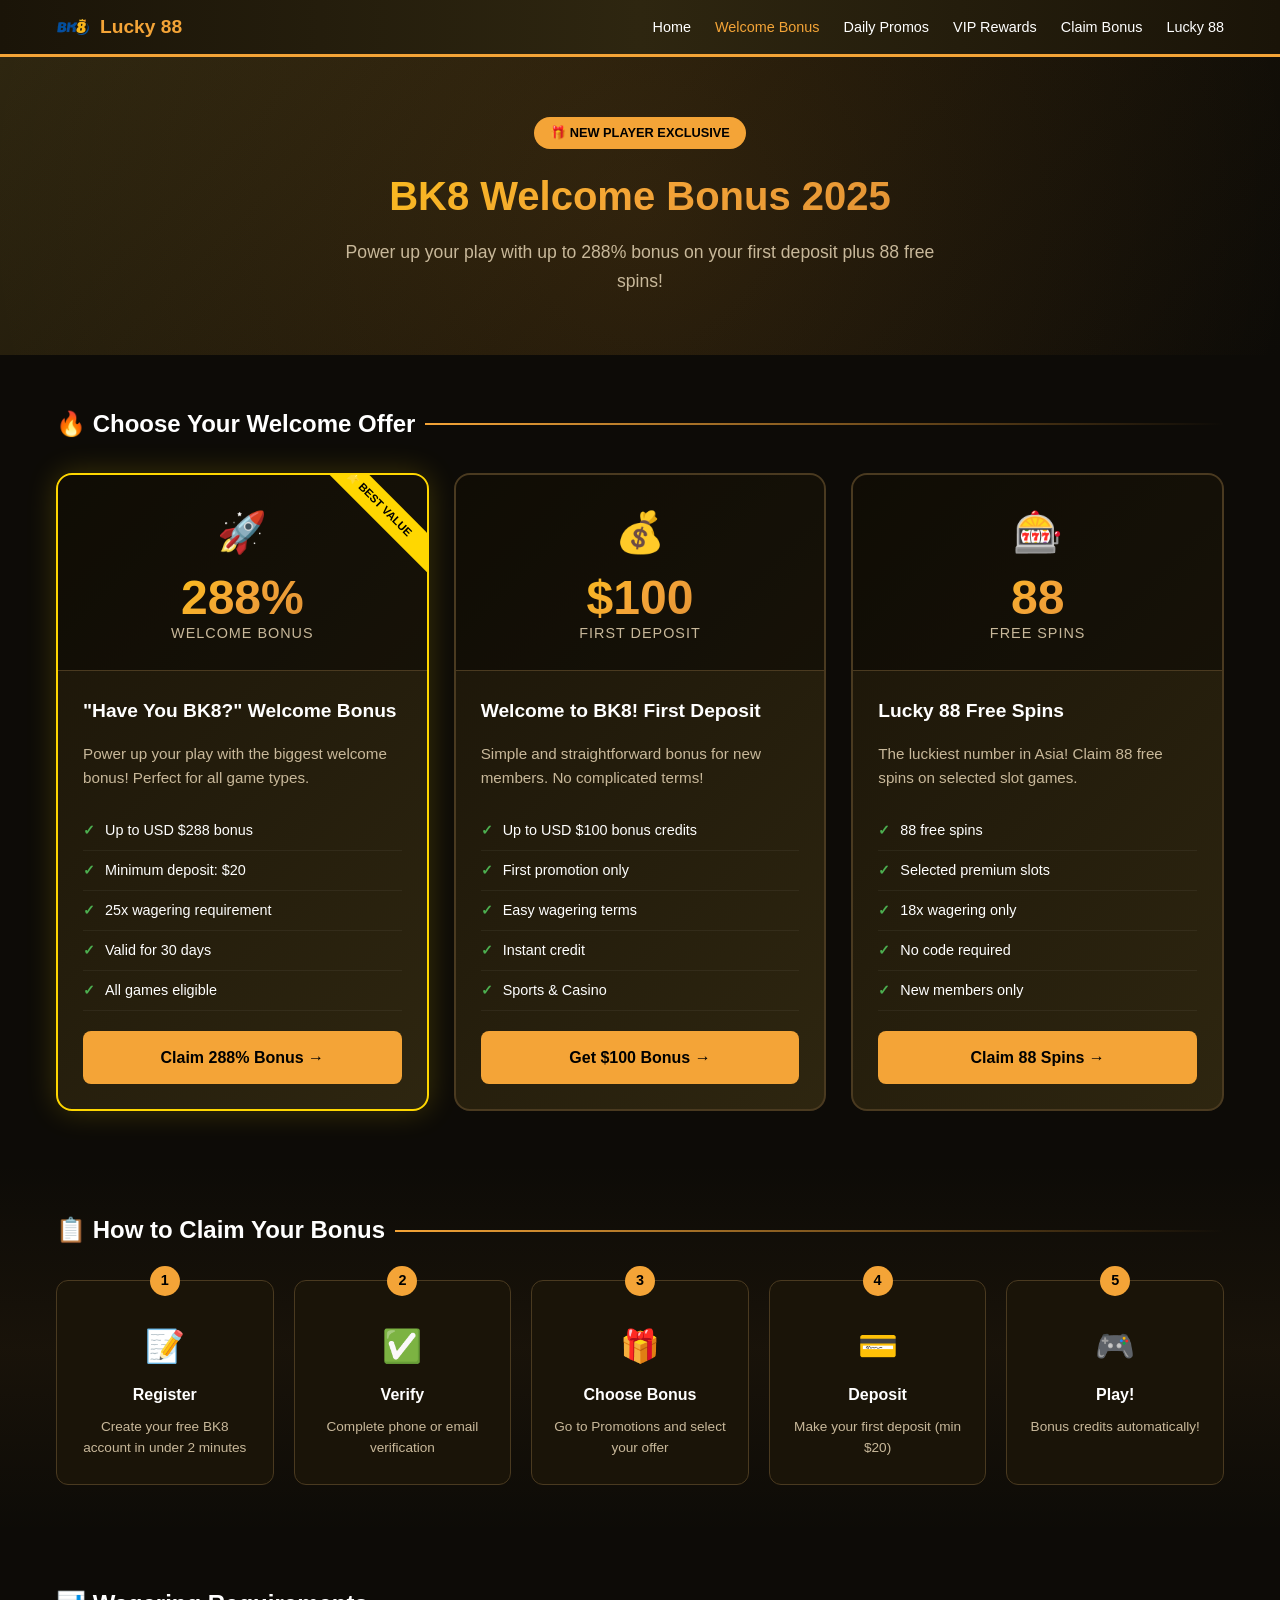
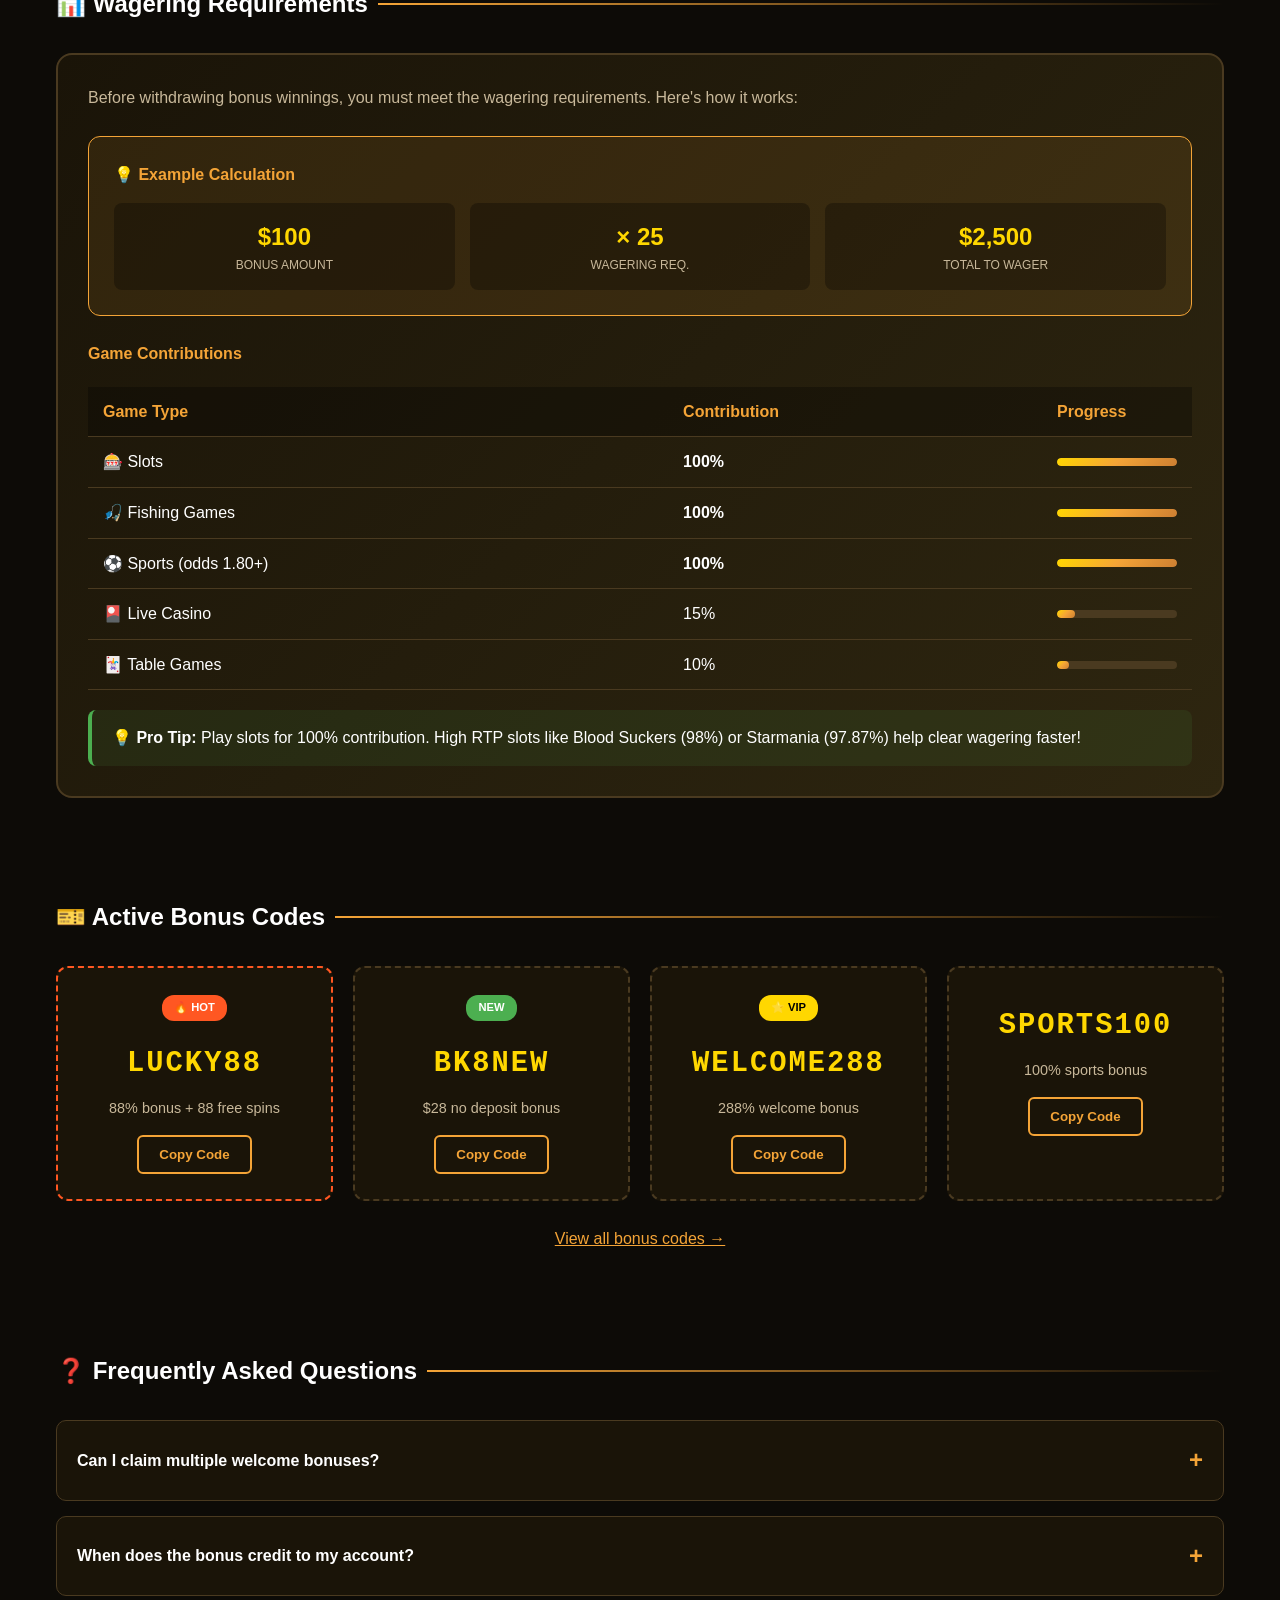
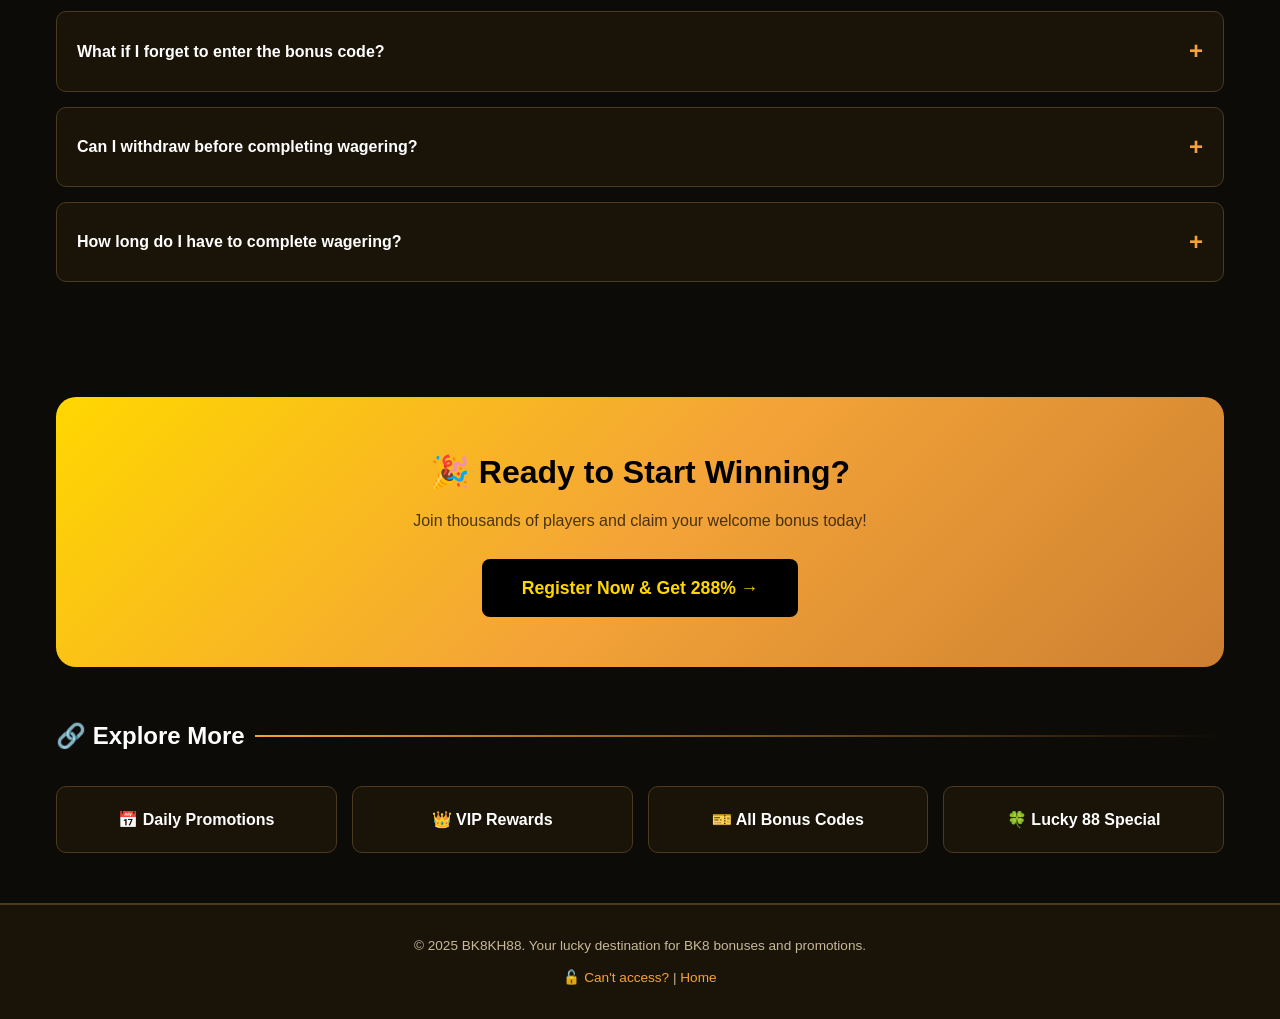
<file: welcome/bonus.html>
<!DOCTYPE html>
<html lang="en">
<head>
  <meta charset="UTF-8">
  <meta name="viewport" content="width=device-width, initial-scale=1.0">
  <meta name="description" content="BK8 welcome bonus 2025. 288% first deposit bonus, 88 free spins, and exclusive promo codes. Claim your BK8 welcome offer today!">
  <meta name="keywords" content="bk8 welcome bonus, bk8 first deposit, bk8 bonus code, bk8 sign up bonus, bk8 new player bonus, lucky 88 bonus">
  <meta name="robots" content="index, follow">
  <title>BK8 Welcome Bonus 2025 | 288% First Deposit + 88 Free Spins</title>
  
  <style>
    :root {
      --primary: #1a1408;
      --accent: #f4a437;
      --accent-bright: #ffc107;
      --gold: #ffd700;
      --bg: #0d0b07;
      --bg-card: #1a1408;
      --bg-card-hover: #252015;
      --text: #ffffff;
      --text-muted: #c8b89a;
      --border: #4a3a20;
      --success: #4caf50;
      --gradient-gold: linear-gradient(135deg, #ffd700 0%, #f4a437 50%, #cd7f32 100%);
      --gradient-dark: linear-gradient(135deg, #1a1408 0%, #2e2610 100%);
      --shadow-gold: 0 4px 30px rgba(244, 164, 55, 0.3);
      --shadow-card: 0 10px 40px rgba(0, 0, 0, 0.5);
    }
    
    * { margin: 0; padding: 0; box-sizing: border-box; }
    
    body {
      font-family: -apple-system, BlinkMacSystemFont, 'Segoe UI', Roboto, sans-serif;
      background: var(--bg);
      color: var(--text);
      line-height: 1.6;
    }
    
    .container { max-width: 1200px; margin: 0 auto; padding: 0 16px; }
    
    /* Header */
    .header {
      background: linear-gradient(90deg, #1a1408, #2e2610, #1a1408);
      padding: 0;
      position: sticky;
      top: 0;
      z-index: 100;
      border-bottom: 3px solid var(--accent);
    }
    .header-inner { display: flex; justify-content: space-between; align-items: center; padding: 10px 0; }
    .logo { display: flex; align-items: center; gap: 10px; text-decoration: none; color: #fff; font-weight: 700; font-size: 1.2rem; }
    .logo-img { height: 34px; width: auto; }
    .logo span { color: var(--accent); }
    .nav-list { display: flex; list-style: none; gap: 20px; padding: 0; }
    .nav-list li { padding: 0; border: none; }
    .nav-list a { color: #fff; text-decoration: none; font-size: 0.9rem; transition: color 0.3s; }
    .nav-list a:hover, .nav-list a.active { color: var(--accent); }
    .nav-toggle { display: none; background: 0; border: 0; color: #fff; font-size: 1.5rem; cursor: pointer; }
    
    /* Hero Banner */
    .hero-banner {
      background: linear-gradient(135deg, #2e2610 0%, #1a1408 50%, #0d0b07 100%);
      padding: 60px 20px;
      text-align: center;
      position: relative;
      overflow: hidden;
    }
    .hero-banner::before {
      content: '';
      position: absolute;
      top: -50%;
      left: -50%;
      width: 200%;
      height: 200%;
      background: radial-gradient(circle, rgba(244,164,55,0.1) 0%, transparent 50%);
      animation: pulse 4s ease-in-out infinite;
    }
    @keyframes pulse {
      0%, 100% { transform: scale(1); opacity: 0.5; }
      50% { transform: scale(1.1); opacity: 0.8; }
    }
    .hero-content { position: relative; z-index: 1; }
    .hero-badge {
      display: inline-block;
      background: var(--accent);
      color: #000;
      padding: 6px 16px;
      border-radius: 20px;
      font-size: 0.8rem;
      font-weight: 700;
      text-transform: uppercase;
      margin-bottom: 15px;
      animation: bounce 2s infinite;
    }
    @keyframes bounce {
      0%, 100% { transform: translateY(0); }
      50% { transform: translateY(-5px); }
    }
    .hero-title {
      font-size: 2.5rem;
      font-weight: 800;
      margin-bottom: 10px;
      background: var(--gradient-gold);
      -webkit-background-clip: text;
      -webkit-text-fill-color: transparent;
      background-clip: text;
    }
    .hero-subtitle { color: var(--text-muted); font-size: 1.1rem; max-width: 600px; margin: 0 auto; }
    
    /* Main Offers Grid */
    .offers-section { padding: 50px 0; }
    .section-title {
      font-size: 1.5rem;
      margin-bottom: 30px;
      display: flex;
      align-items: center;
      gap: 10px;
    }
    .section-title::after {
      content: '';
      flex: 1;
      height: 2px;
      background: linear-gradient(90deg, var(--accent), transparent);
    }
    
    .offers-grid {
      display: grid;
      grid-template-columns: repeat(auto-fit, minmax(320px, 1fr));
      gap: 25px;
    }
    
    .offer-card {
      background: var(--gradient-dark);
      border: 2px solid var(--border);
      border-radius: 16px;
      overflow: hidden;
      transition: all 0.3s ease;
      position: relative;
    }
    .offer-card:hover {
      transform: translateY(-8px);
      border-color: var(--accent);
      box-shadow: var(--shadow-gold);
    }
    .offer-card.featured {
      border-color: var(--gold);
      box-shadow: 0 0 30px rgba(255, 215, 0, 0.2);
    }
    .offer-card.featured::before {
      content: '⭐ BEST VALUE';
      position: absolute;
      top: 15px;
      right: -35px;
      background: var(--gold);
      color: #000;
      padding: 5px 40px;
      font-size: 0.7rem;
      font-weight: 800;
      transform: rotate(45deg);
      z-index: 10;
    }
    
    .offer-header {
      background: rgba(0,0,0,0.4);
      padding: 25px;
      text-align: center;
      border-bottom: 1px solid var(--border);
    }
    .offer-icon { font-size: 2.5rem; margin-bottom: 10px; }
    .offer-value {
      font-size: 3rem;
      font-weight: 800;
      background: var(--gradient-gold);
      -webkit-background-clip: text;
      -webkit-text-fill-color: transparent;
      background-clip: text;
      line-height: 1;
    }
    .offer-label { color: var(--text-muted); font-size: 0.9rem; text-transform: uppercase; letter-spacing: 1px; }
    
    .offer-body { padding: 25px; }
    .offer-title { font-size: 1.2rem; margin-bottom: 15px; color: var(--text); }
    .offer-desc { color: var(--text-muted); font-size: 0.95rem; margin-bottom: 20px; }
    
    .offer-features { list-style: none; margin-bottom: 20px; }
    .offer-features li {
      padding: 8px 0;
      border-bottom: 1px solid rgba(255,255,255,0.05);
      display: flex;
      align-items: center;
      gap: 10px;
      font-size: 0.9rem;
    }
    .offer-features li::before { content: '✓'; color: var(--success); font-weight: bold; }
    
    .offer-cta {
      display: block;
      text-align: center;
      padding: 14px;
      background: var(--accent);
      color: #000;
      text-decoration: none;
      font-weight: 700;
      border-radius: 8px;
      transition: all 0.3s;
    }
    .offer-cta:hover {
      background: var(--gold);
      transform: scale(1.02);
    }
    
    /* How to Claim Steps */
    .steps-section {
      padding: 50px 0;
      background: linear-gradient(180deg, transparent, rgba(244,164,55,0.05), transparent);
    }
    
    .steps-container {
      display: grid;
      grid-template-columns: repeat(auto-fit, minmax(180px, 1fr));
      gap: 20px;
      margin-top: 30px;
    }
    
    .step-card {
      background: var(--bg-card);
      border: 1px solid var(--border);
      border-radius: 12px;
      padding: 25px 20px;
      text-align: center;
      position: relative;
      transition: all 0.3s;
    }
    .step-card:hover {
      border-color: var(--accent);
      transform: translateY(-5px);
    }
    .step-number {
      position: absolute;
      top: -15px;
      left: 50%;
      transform: translateX(-50%);
      width: 30px;
      height: 30px;
      background: var(--accent);
      color: #000;
      border-radius: 50%;
      display: flex;
      align-items: center;
      justify-content: center;
      font-weight: 800;
      font-size: 0.9rem;
    }
    .step-icon { font-size: 2rem; margin: 15px 0 10px; }
    .step-title { font-weight: 700; margin-bottom: 8px; }
    .step-desc { font-size: 0.85rem; color: var(--text-muted); }
    
    /* Wagering Info */
    .wagering-section { padding: 50px 0; }
    
    .wagering-card {
      background: var(--gradient-dark);
      border: 2px solid var(--border);
      border-radius: 16px;
      padding: 30px;
    }
    
    .wagering-example {
      background: rgba(244,164,55,0.1);
      border: 1px solid var(--accent);
      border-radius: 12px;
      padding: 25px;
      margin: 25px 0;
    }
    .wagering-example h4 { color: var(--accent); margin-bottom: 15px; }
    .wagering-calc {
      display: grid;
      grid-template-columns: repeat(3, 1fr);
      gap: 15px;
      text-align: center;
    }
    .calc-item { padding: 15px; background: rgba(0,0,0,0.3); border-radius: 8px; }
    .calc-value { font-size: 1.5rem; font-weight: 800; color: var(--gold); }
    .calc-label { font-size: 0.75rem; color: var(--text-muted); text-transform: uppercase; }
    
    .contribution-table {
      width: 100%;
      border-collapse: collapse;
      margin-top: 20px;
    }
    .contribution-table th,
    .contribution-table td {
      padding: 12px 15px;
      text-align: left;
      border-bottom: 1px solid var(--border);
    }
    .contribution-table th {
      background: rgba(0,0,0,0.3);
      color: var(--accent);
      font-weight: 600;
    }
    .contribution-table tr:hover { background: rgba(244,164,55,0.05); }
    .contribution-bar {
      height: 8px;
      background: var(--border);
      border-radius: 4px;
      overflow: hidden;
    }
    .contribution-fill {
      height: 100%;
      background: var(--gradient-gold);
      border-radius: 4px;
    }
    
    /* Bonus Codes */
    .codes-section { padding: 50px 0; }
    
    .codes-grid {
      display: grid;
      grid-template-columns: repeat(auto-fit, minmax(240px, 1fr));
      gap: 20px;
    }
    
    .code-card {
      background: var(--bg-card);
      border: 2px dashed var(--border);
      border-radius: 12px;
      padding: 25px;
      text-align: center;
      transition: all 0.3s;
      cursor: pointer;
    }
    .code-card:hover {
      border-color: var(--accent);
      border-style: solid;
      background: var(--bg-card-hover);
    }
    .code-card.hot { border-color: #ff5722; }
    .code-badge {
      display: inline-block;
      padding: 4px 12px;
      border-radius: 12px;
      font-size: 0.7rem;
      font-weight: 700;
      margin-bottom: 10px;
    }
    .code-badge.hot { background: #ff5722; color: #fff; }
    .code-badge.new { background: var(--success); color: #fff; }
    .code-badge.vip { background: var(--gold); color: #000; }
    .code-value {
      font-size: 1.8rem;
      font-weight: 800;
      font-family: 'Courier New', monospace;
      color: var(--gold);
      letter-spacing: 2px;
      margin: 10px 0;
    }
    .code-offer { color: var(--text-muted); font-size: 0.9rem; }
    .code-copy {
      margin-top: 15px;
      padding: 10px 20px;
      background: transparent;
      border: 2px solid var(--accent);
      color: var(--accent);
      border-radius: 6px;
      cursor: pointer;
      font-weight: 600;
      transition: all 0.3s;
    }
    .code-copy:hover {
      background: var(--accent);
      color: #000;
    }
    
    /* FAQ Section */
    .faq-section { padding: 50px 0; }
    
    .faq-item {
      background: var(--bg-card);
      border: 1px solid var(--border);
      border-radius: 10px;
      margin-bottom: 15px;
      overflow: hidden;
    }
    .faq-question {
      padding: 20px;
      cursor: pointer;
      display: flex;
      justify-content: space-between;
      align-items: center;
      font-weight: 600;
      transition: background 0.3s;
    }
    .faq-question:hover { background: rgba(244,164,55,0.1); }
    .faq-question::after { content: '+'; font-size: 1.5rem; color: var(--accent); }
    .faq-answer {
      padding: 0 20px 20px;
      color: var(--text-muted);
      display: none;
    }
    .faq-item.active .faq-answer { display: block; }
    .faq-item.active .faq-question::after { content: '−'; }
    
    /* CTA Banner */
    .cta-banner {
      background: var(--gradient-gold);
      padding: 50px 20px;
      text-align: center;
      margin: 50px 0;
      border-radius: 20px;
    }
    .cta-banner h2 { color: #000; font-size: 2rem; margin-bottom: 10px; }
    .cta-banner p { color: rgba(0,0,0,0.7); margin-bottom: 25px; }
    .cta-btn {
      display: inline-block;
      padding: 15px 40px;
      background: #000;
      color: var(--gold);
      text-decoration: none;
      font-weight: 700;
      border-radius: 8px;
      font-size: 1.1rem;
      transition: all 0.3s;
    }
    .cta-btn:hover {
      transform: scale(1.05);
      box-shadow: 0 10px 30px rgba(0,0,0,0.3);
    }
    
    /* Footer */
    .footer {
      background: var(--primary);
      padding: 30px 0;
      text-align: center;
      border-top: 2px solid var(--border);
    }
    .footer p { color: var(--text-muted); font-size: 0.85rem; }
    .footer a { color: var(--accent); text-decoration: none; }
    
    /* Related Links */
    .related-grid {
      display: grid;
      grid-template-columns: repeat(auto-fit, minmax(200px, 1fr));
      gap: 15px;
      margin-top: 30px;
    }
    .related-card {
      display: block;
      padding: 20px;
      background: var(--bg-card);
      border: 1px solid var(--border);
      border-radius: 10px;
      color: var(--text);
      text-decoration: none;
      text-align: center;
      font-weight: 600;
      transition: all 0.3s;
    }
    .related-card:hover {
      border-color: var(--accent);
      transform: translateY(-3px);
      color: var(--accent);
    }
    
    /* Tip Box */
    .tip-box {
      margin-top: 20px;
      padding: 15px 20px;
      background: rgba(76,175,80,0.1);
      border-radius: 8px;
      border-left: 4px solid var(--success);
    }
    
    /* Mobile */
    @media (max-width: 900px) {
      .nav-toggle { display: block; }
      .nav { display: none; position: absolute; top: 100%; left: 0; right: 0; background: var(--primary); padding: 20px; border-top: 1px solid var(--border); }
      .nav.active { display: block; }
      .nav-list { flex-direction: column; gap: 15px; padding: 0; }
      .nav-list li { padding: 8px 0; border-bottom: 1px solid var(--border); }
      .nav-list a { color: #fff; }
      .hero-title { font-size: 1.8rem; }
      .offer-value { font-size: 2.2rem; }
      .wagering-calc { grid-template-columns: 1fr; }
      .cta-banner h2 { font-size: 1.5rem; }
      .offers-grid { grid-template-columns: 1fr; }
      .steps-container { grid-template-columns: repeat(2, 1fr); }
    }
    
    /* Desktop - nav inline */
    @media (min-width: 901px) {
      .nav-toggle { display: none; }
      .nav { display: block; position: static; background: none; border: none; }
      .nav-list { display: flex; gap: 24px; padding: 0; }
      .nav-list li { padding: 0; border: none; }
    }
  </style>
</head>
<body>
  <header class="header">
    <div class="container">
      <div class="header-inner">
        <a href="../index.html" class="logo">
          <img src="../images/logo-34.webp" alt="BK8 Lucky 88" class="logo-img">
          <span>Lucky 88</span>
        </a>
        <button class="nav-toggle" aria-label="Menu" aria-expanded="false">☰</button>
        <nav class="nav">
          <ul class="nav-list">
            <li><a href="../index.html">Home</a></li>
            <li><a href="bonus.html" class="active">Welcome Bonus</a></li>
            <li><a href="../promotions/daily.html">Daily Promos</a></li>
            <li><a href="../promotions/vip.html">VIP Rewards</a></li>
            <li><a href="../codes/index.html">Claim Bonus</a></li>
            <li><a href="../lucky88/index.html">Lucky 88</a></li>
          </ul>
        </nav>
      </div>
    </div>
  </header>

  <!-- Hero Banner -->
  <section class="hero-banner">
    <div class="hero-content">
      <span class="hero-badge">🎁 New Player Exclusive</span>
      <h1 class="hero-title">BK8 Welcome Bonus 2025</h1>
      <p class="hero-subtitle">Power up your play with up to 288% bonus on your first deposit plus 88 free spins!</p>
    </div>
  </section>

  <main>
    <!-- Main Offers -->
    <section class="offers-section">
      <div class="container">
        <h2 class="section-title">🔥 Choose Your Welcome Offer</h2>
        
        <div class="offers-grid">
          <!-- 288% Bonus -->
          <article class="offer-card featured">
            <div class="offer-header">
              <div class="offer-icon">🚀</div>
              <div class="offer-value">288%</div>
              <div class="offer-label">Welcome Bonus</div>
            </div>
            <div class="offer-body">
              <h3 class="offer-title">"Have You BK8?" Welcome Bonus</h3>
              <p class="offer-desc">Power up your play with the biggest welcome bonus! Perfect for all game types.</p>
              <ul class="offer-features">
                <li>Up to USD $288 bonus</li>
                <li>Minimum deposit: $20</li>
                <li>25x wagering requirement</li>
                <li>Valid for 30 days</li>
                <li>All games eligible</li>
              </ul>
              <a href="https://www.bk8inspiring.com/en-kh/promotion?type=new-member" class="offer-cta" target="_blank">Claim 288% Bonus →</a>
            </div>
          </article>

          <!-- First Deposit $100 -->
          <article class="offer-card">
            <div class="offer-header">
              <div class="offer-icon">💰</div>
              <div class="offer-value">$100</div>
              <div class="offer-label">First Deposit</div>
            </div>
            <div class="offer-body">
              <h3 class="offer-title">Welcome to BK8! First Deposit</h3>
              <p class="offer-desc">Simple and straightforward bonus for new members. No complicated terms!</p>
              <ul class="offer-features">
                <li>Up to USD $100 bonus credits</li>
                <li>First promotion only</li>
                <li>Easy wagering terms</li>
                <li>Instant credit</li>
                <li>Sports & Casino</li>
              </ul>
              <a href="https://www.bk8inspiring.com/en-kh/promotion?type=new-member" class="offer-cta" target="_blank">Get $100 Bonus →</a>
            </div>
          </article>

          <!-- 88 Free Spins -->
          <article class="offer-card">
            <div class="offer-header">
              <div class="offer-icon">🎰</div>
              <div class="offer-value">88</div>
              <div class="offer-label">Free Spins</div>
            </div>
            <div class="offer-body">
              <h3 class="offer-title">Lucky 88 Free Spins</h3>
              <p class="offer-desc">The luckiest number in Asia! Claim 88 free spins on selected slot games.</p>
              <ul class="offer-features">
                <li>88 free spins</li>
                <li>Selected premium slots</li>
                <li>18x wagering only</li>
                <li>No code required</li>
                <li>New members only</li>
              </ul>
              <a href="https://www.bk8inspiring.com/en-kh/promotion?type=slots" class="offer-cta" target="_blank">Claim 88 Spins →</a>
            </div>
          </article>
        </div>
      </div>
    </section>

    <!-- How to Claim -->
    <section class="steps-section">
      <div class="container">
        <h2 class="section-title">📋 How to Claim Your Bonus</h2>
        
        <div class="steps-container">
          <div class="step-card">
            <div class="step-number">1</div>
            <div class="step-icon">📝</div>
            <h4 class="step-title">Register</h4>
            <p class="step-desc">Create your free BK8 account in under 2 minutes</p>
          </div>
          
          <div class="step-card">
            <div class="step-number">2</div>
            <div class="step-icon">✅</div>
            <h4 class="step-title">Verify</h4>
            <p class="step-desc">Complete phone or email verification</p>
          </div>
          
          <div class="step-card">
            <div class="step-number">3</div>
            <div class="step-icon">🎁</div>
            <h4 class="step-title">Choose Bonus</h4>
            <p class="step-desc">Go to Promotions and select your offer</p>
          </div>
          
          <div class="step-card">
            <div class="step-number">4</div>
            <div class="step-icon">💳</div>
            <h4 class="step-title">Deposit</h4>
            <p class="step-desc">Make your first deposit (min $20)</p>
          </div>
          
          <div class="step-card">
            <div class="step-number">5</div>
            <div class="step-icon">🎮</div>
            <h4 class="step-title">Play!</h4>
            <p class="step-desc">Bonus credits automatically!</p>
          </div>
        </div>
      </div>
    </section>

    <!-- Wagering Requirements -->
    <section class="wagering-section">
      <div class="container">
        <h2 class="section-title">📊 Wagering Requirements</h2>
        
        <div class="wagering-card">
          <p style="color: var(--text-muted); margin-bottom: 20px;">Before withdrawing bonus winnings, you must meet the wagering requirements. Here's how it works:</p>
          
          <div class="wagering-example">
            <h4>💡 Example Calculation</h4>
            <div class="wagering-calc">
              <div class="calc-item">
                <div class="calc-value">$100</div>
                <div class="calc-label">Bonus Amount</div>
              </div>
              <div class="calc-item">
                <div class="calc-value">× 25</div>
                <div class="calc-label">Wagering Req.</div>
              </div>
              <div class="calc-item">
                <div class="calc-value">$2,500</div>
                <div class="calc-label">Total to Wager</div>
              </div>
            </div>
          </div>
          
          <h4 style="margin: 25px 0 15px; color: var(--accent);">Game Contributions</h4>
          <table class="contribution-table">
            <tr>
              <th>Game Type</th>
              <th>Contribution</th>
              <th style="width: 150px;">Progress</th>
            </tr>
            <tr>
              <td>🎰 Slots</td>
              <td><strong>100%</strong></td>
              <td><div class="contribution-bar"><div class="contribution-fill" style="width: 100%"></div></div></td>
            </tr>
            <tr>
              <td>🎣 Fishing Games</td>
              <td><strong>100%</strong></td>
              <td><div class="contribution-bar"><div class="contribution-fill" style="width: 100%"></div></div></td>
            </tr>
            <tr>
              <td>⚽ Sports (odds 1.80+)</td>
              <td><strong>100%</strong></td>
              <td><div class="contribution-bar"><div class="contribution-fill" style="width: 100%"></div></div></td>
            </tr>
            <tr>
              <td>🎴 Live Casino</td>
              <td>15%</td>
              <td><div class="contribution-bar"><div class="contribution-fill" style="width: 15%"></div></div></td>
            </tr>
            <tr>
              <td>🃏 Table Games</td>
              <td>10%</td>
              <td><div class="contribution-bar"><div class="contribution-fill" style="width: 10%"></div></div></td>
            </tr>
          </table>
          
          <div class="tip-box">
            <strong>💡 Pro Tip:</strong> Play slots for 100% contribution. High RTP slots like Blood Suckers (98%) or Starmania (97.87%) help clear wagering faster!
          </div>
        </div>
      </div>
    </section>

    <!-- Bonus Codes -->
    <section class="codes-section">
      <div class="container">
        <h2 class="section-title">🎫 Active Bonus Codes</h2>
        
        <div class="codes-grid">
          <div class="code-card hot">
            <span class="code-badge hot">🔥 HOT</span>
            <div class="code-value">LUCKY88</div>
            <p class="code-offer">88% bonus + 88 free spins</p>
            <button class="code-copy" onclick="copyCode('LUCKY88')">Copy Code</button>
          </div>
          
          <div class="code-card">
            <span class="code-badge new">NEW</span>
            <div class="code-value">BK8NEW</div>
            <p class="code-offer">$28 no deposit bonus</p>
            <button class="code-copy" onclick="copyCode('BK8NEW')">Copy Code</button>
          </div>
          
          <div class="code-card">
            <span class="code-badge vip">⭐ VIP</span>
            <div class="code-value">WELCOME288</div>
            <p class="code-offer">288% welcome bonus</p>
            <button class="code-copy" onclick="copyCode('WELCOME288')">Copy Code</button>
          </div>
          
          <div class="code-card">
            <div class="code-value">SPORTS100</div>
            <p class="code-offer">100% sports bonus</p>
            <button class="code-copy" onclick="copyCode('SPORTS100')">Copy Code</button>
          </div>
        </div>
        
        <p style="text-align: center; margin-top: 25px;">
          <a href="../codes/index.html" style="color: var(--accent);">View all bonus codes →</a>
        </p>
      </div>
    </section>

    <!-- FAQ -->
    <section class="faq-section">
      <div class="container">
        <h2 class="section-title">❓ Frequently Asked Questions</h2>
        
        <div class="faq-item">
          <div class="faq-question" onclick="toggleFaq(this)">Can I claim multiple welcome bonuses?</div>
          <div class="faq-answer">No, you can only claim one welcome offer per account. Choose the bonus that best fits your play style - casino players should choose the 288% bonus, while sports bettors may prefer the sports bonus.</div>
        </div>
        
        <div class="faq-item">
          <div class="faq-question" onclick="toggleFaq(this)">When does the bonus credit to my account?</div>
          <div class="faq-answer">Bonus credits are applied instantly after your first qualifying deposit. If you don't see it within 5 minutes, contact live chat support.</div>
        </div>
        
        <div class="faq-item">
          <div class="faq-question" onclick="toggleFaq(this)">What if I forget to enter the bonus code?</div>
          <div class="faq-answer">Contact live chat immediately! Support can manually apply the bonus within 24 hours of your deposit as long as you haven't started playing.</div>
        </div>
        
        <div class="faq-item">
          <div class="faq-question" onclick="toggleFaq(this)">Can I withdraw before completing wagering?</div>
          <div class="faq-answer">Yes, but you will forfeit the bonus and any winnings from the bonus. Your original deposit amount can still be withdrawn.</div>
        </div>
        
        <div class="faq-item">
          <div class="faq-question" onclick="toggleFaq(this)">How long do I have to complete wagering?</div>
          <div class="faq-answer">Most bonuses must be wagered within 30 days. Check your Account → My Bonuses to see the expiry date and your current progress.</div>
        </div>
      </div>
    </section>

    <!-- CTA Banner -->
    <section class="container">
      <div class="cta-banner">
        <h2>🎉 Ready to Start Winning?</h2>
        <p>Join thousands of players and claim your welcome bonus today!</p>
        <a href="https://www.bk8inspiring.com/en-kh/promotion?type=new-member" class="cta-btn" target="_blank">Register Now & Get 288% →</a>
      </div>
    </section>

    <!-- Related -->
    <section class="container" style="padding-bottom: 50px;">
      <h2 class="section-title">🔗 Explore More</h2>
      <div class="related-grid">
        <a href="../promotions/daily.html" class="related-card">📅 Daily Promotions</a>
        <a href="../promotions/vip.html" class="related-card">👑 VIP Rewards</a>
        <a href="../codes/index.html" class="related-card">🎫 All Bonus Codes</a>
        <a href="../lucky88/index.html" class="related-card">🍀 Lucky 88 Special</a>
      </div>
    </section>
  </main>

  <footer class="footer">
    <div class="container">
      <p>&copy; 2025 BK8KH88. Your lucky destination for BK8 bonuses and promotions.</p>
      <p style="margin-top: 10px;"><a href="../access-help.html">🔓 Can't access?</a> | <a href="../index.html">Home</a></p>
    </div>
  </footer>

  <script src="../js/nav.js" defer></script>
  <script>
    function copyCode(code) {
      navigator.clipboard.writeText(code).then(() => {
        alert('✅ Code copied: ' + code);
      });
    }
    
    function toggleFaq(element) {
      element.parentElement.classList.toggle('active');
    }
  </script>
</body>
</html>
</file>
<file: css/styles.css>
/* BK8 Promotions Centre - Mobile-First CSS */
/* Theme: Warm Orange/Bronze - Bonus & Rewards Focus */

:root {
  --primary: #1a1408;
  --primary-light: #2e2610;
  --primary-warm: #3d3015;
  --accent: #f4a437;
  --accent-hover: #ffb84d;
  --accent-glow: rgba(244, 164, 55, 0.3);
  --bronze: #cd7f32;
  --white: #ffffff;
  --bg: #12100a;
  --bg-card: #1a1408;
  --text-light: #c8b89a;
  --border: #4a3a20;
  --success: #4caf50;
  --danger: #f44336;
  --warning: #f4a437;
  --bonus-gradient: linear-gradient(135deg, #f4a437 0%, #cd7f32 50%, #f4a437 100%);
  --vip-gradient: linear-gradient(135deg, #2e2610 0%, #4d3a10 50%, #2e2610 100%);
  --ribbon-gradient: linear-gradient(135deg, #f44336 0%, #d32f2f 100%);
}

* {
  margin: 0;
  padding: 0;
  box-sizing: border-box;
}

html {
  scroll-behavior: smooth;
}

body {
  font-family: -apple-system, BlinkMacSystemFont, 'Segoe UI', Roboto, Oxygen, Ubuntu, sans-serif;
  line-height: 1.6;
  background-color: var(--bg);
  color: var(--white);
  font-size: 16px;
}

/* Accessibility */
.skip-link {
  position: absolute;
  top: -40px;
  left: 0;
  background: var(--accent);
  color: var(--primary);
  padding: 8px 16px;
  z-index: 1000;
}

.skip-link:focus {
  top: 0;
}

/* Container */
.container {
  max-width: 1200px;
  margin: 0 auto;
  padding: 0 16px;
}

/* Header */
.header {
  background: linear-gradient(90deg, var(--primary) 0%, var(--primary-light) 50%, var(--primary) 100%);
  color: var(--white);
  padding: 0;
  position: sticky;
  top: 0;
  z-index: 100;
  border-bottom: 3px solid var(--accent);
}

.header-inner {
  display: flex;
  justify-content: space-between;
  align-items: center;
  padding: 10px 0;
}

.logo {
  display: flex;
  align-items: center;
  gap: 10px;
  font-size: 1.2rem;
  font-weight: 700;
  color: var(--white);
  text-decoration: none;
}

.logo-img {
  height: 34px;
  width: 34px;
}

.logo span {
  color: var(--accent);
}

.nav-toggle {
  background: var(--accent);
  border: none;
  color: var(--primary);
  font-size: 1.2rem;
  cursor: pointer;
  padding: 8px 14px;
  font-weight: 700;
}

.nav {
  display: none;
  position: absolute;
  top: 100%;
  left: 0;
  right: 0;
  background: var(--primary);
  border-top: 1px solid var(--border);
}

.nav.active {
  display: block;
}

.nav-list {
  list-style: none;
  padding: 8px 16px;
}

.nav-list li {
  padding: 8px 0;
  border-bottom: 1px solid var(--border);
}

.nav-list a {
  color: var(--white);
  text-decoration: none;
  display: block;
  padding: 4px 0;
  transition: color 0.3s ease;
}

.nav-list a:hover {
  color: var(--accent);
}

/* Hero Section - Banner Promotional Style */
.hero {
  background: var(--vip-gradient);
  padding: 0;
  text-align: center;
  position: relative;
  overflow: hidden;
}

.hero-banner {
  background: var(--ribbon-gradient);
  padding: 8px 16px;
  color: var(--white);
  font-weight: 700;
  font-size: 0.85rem;
  text-transform: uppercase;
  letter-spacing: 1px;
}

.hero-content {
  padding: 40px 16px;
  position: relative;
  z-index: 1;
}

.hero::before {
  content: '';
  position: absolute;
  top: 0;
  left: 0;
  right: 0;
  bottom: 0;
  background: 
    radial-gradient(circle at 20% 80%, var(--accent-glow) 0%, transparent 40%),
    radial-gradient(circle at 80% 20%, rgba(205, 127, 50, 0.2) 0%, transparent 40%),
    url("data:image/svg+xml,%3Csvg width='60' height='60' viewBox='0 0 60 60' xmlns='http://www.w3.org/2000/svg'%3E%3Cg fill='none' fill-rule='evenodd'%3E%3Cg fill='%23d4af37' fill-opacity='0.05'%3E%3Cpath d='M36 34v-4h-2v4h-4v2h4v4h2v-4h4v-2h-4zm0-30V0h-2v4h-4v2h4v4h2V6h4V4h-4zM6 34v-4H4v4H0v2h4v4h2v-4h4v-2H6zM6 4V0H4v4H0v2h4v4h2V6h4V4H6z'/%3E%3C/g%3E%3C/g%3E%3C/svg%3E");
  opacity: 0.5;
}

.hero h1 {
  font-size: 1.85rem;
  margin-bottom: 12px;
  line-height: 1.3;
  color: var(--white);
}

.hero h1 span {
  color: var(--accent);
  display: block;
  font-size: 2.2rem;
}

.hero p {
  color: var(--text-light);
  font-size: 1rem;
  max-width: 600px;
  margin: 0 auto 20px;
}

.hero-features {
  display: flex;
  flex-wrap: wrap;
  justify-content: center;
  gap: 12px;
  margin-top: 16px;
}

.hero-feature {
  background: rgba(244, 164, 55, 0.2);
  border: 1px solid var(--accent);
  padding: 8px 16px;
  border-radius: 4px;
  font-size: 0.875rem;
  color: var(--accent);
  font-weight: 600;
}

/* Breadcrumb */
.breadcrumb {
  background: var(--primary-light);
  padding: 10px 16px;
  font-size: 0.875rem;
  color: var(--text-light);
  border-bottom: 1px solid var(--border);
}

.breadcrumb a {
  color: var(--accent);
  text-decoration: none;
}

.breadcrumb span {
  margin: 0 8px;
}

/* Section Styling */
.section {
  padding: 32px 0;
}

.section-title {
  font-size: 1.4rem;
  margin-bottom: 20px;
  color: var(--accent);
  text-transform: uppercase;
  letter-spacing: 1px;
  display: flex;
  align-items: center;
  gap: 12px;
}

.section-title::before {
  content: '🎁';
  font-size: 1.5rem;
}

.section-subtitle {
  color: var(--text-light);
  margin-bottom: 24px;
  max-width: 700px;
}

/* Bonus Cards */
.bonus-grid {
  display: grid;
  grid-template-columns: 1fr;
  gap: 20px;
}

.bonus-card {
  background: linear-gradient(135deg, var(--bg-card) 0%, var(--primary-light) 100%);
  border-radius: 8px;
  overflow: visible;
  transition: transform 0.3s ease, box-shadow 0.3s ease;
  border: 1px solid var(--border);
  position: relative;
}

.bonus-card:hover {
  transform: translateY(-4px);
  box-shadow: 0 12px 32px var(--accent-glow);
  border-color: var(--accent);
}

.bonus-card.featured {
  border: 2px solid var(--accent);
  box-shadow: 0 0 20px var(--accent-glow);
}

.bonus-badge {
  position: absolute;
  top: -10px;
  right: 16px;
  background: var(--bonus-gradient);
  color: var(--primary);
  padding: 6px 14px;
  font-weight: 800;
  font-size: 0.7rem;
  text-transform: uppercase;
  clip-path: polygon(0 0, 100% 0, 100% 80%, 50% 100%, 0 80%);
  min-width: 60px;
  text-align: center;
}

.bonus-badge.new {
  background: var(--success);
  color: var(--white);
}

.bonus-badge.hot {
  background: var(--ribbon-gradient);
  color: var(--white);
}

.bonus-badge.exclusive {
  background: linear-gradient(135deg, var(--bronze) 0%, #a05c20 100%);
  color: var(--white);
}

.bonus-header {
  background: var(--vip-gradient);
  padding: 24px 20px;
  text-align: center;
}

.bonus-value {
  font-size: 2.5rem;
  font-weight: 700;
  color: var(--accent);
  line-height: 1;
  margin-bottom: 4px;
}

.bonus-type {
  color: var(--text-light);
  font-size: 0.875rem;
  text-transform: uppercase;
  letter-spacing: 1px;
}

.bonus-body {
  padding: 20px;
}

.bonus-title {
  font-size: 1.25rem;
  font-weight: 700;
  margin-bottom: 12px;
  color: var(--white);
}

.bonus-title a {
  color: inherit;
  text-decoration: none;
}

.bonus-title a:hover {
  color: var(--accent);
}

.bonus-description {
  color: var(--text-light);
  font-size: 0.875rem;
  margin-bottom: 16px;
  line-height: 1.5;
}

.bonus-details {
  display: grid;
  grid-template-columns: repeat(2, 1fr);
  gap: 12px;
  margin-bottom: 16px;
}

.bonus-detail {
  background: var(--primary);
  padding: 10px 12px;
  border-radius: 8px;
  text-align: center;
}

.bonus-detail-label {
  font-size: 0.7rem;
  color: var(--text-light);
  text-transform: uppercase;
  margin-bottom: 2px;
}

.bonus-detail-value {
  font-weight: 700;
  color: var(--white);
  font-size: 0.875rem;
}

.bonus-detail-value.highlight {
  color: var(--accent);
}

.bonus-cta {
  display: block;
  background: var(--bonus-gradient);
  color: var(--primary);
  padding: 12px 20px;
  border-radius: 8px;
  text-decoration: none;
  font-weight: 700;
  text-align: center;
  transition: all 0.3s ease;
}

.bonus-cta:hover {
  transform: scale(1.02);
  box-shadow: 0 4px 16px rgba(212, 175, 55, 0.4);
}

/* Category Pills */
.category-pills {
  display: flex;
  flex-wrap: wrap;
  gap: 10px;
  margin-bottom: 24px;
}

.category-pill {
  background: var(--bg-card);
  border: 1px solid var(--border);
  padding: 8px 16px;
  border-radius: 20px;
  text-decoration: none;
  color: var(--text-light);
  font-size: 0.875rem;
  transition: all 0.3s ease;
}

.category-pill:hover,
.category-pill.active {
  background: var(--accent);
  color: var(--primary);
  border-color: var(--accent);
}

/* Quick Info Cards */
.info-grid {
  display: grid;
  grid-template-columns: repeat(2, 1fr);
  gap: 16px;
}

.info-card {
  background: var(--bg-card);
  border: 1px solid var(--border);
  border-radius: 12px;
  padding: 20px;
  text-align: center;
}

.info-card-icon {
  font-size: 2rem;
  margin-bottom: 12px;
}

.info-card-title {
  font-weight: 700;
  margin-bottom: 8px;
  color: var(--white);
}

.info-card-text {
  font-size: 0.875rem;
  color: var(--text-light);
}

/* Terms Box */
.terms-box {
  background: var(--primary);
  border: 1px solid var(--border);
  border-radius: 8px;
  padding: 16px;
  margin: 20px 0;
}

.terms-box h4 {
  color: var(--accent);
  margin-bottom: 12px;
  font-size: 1rem;
}

.terms-box ul {
  list-style: none;
  color: var(--text-light);
  font-size: 0.875rem;
}

.terms-box li {
  padding: 6px 0;
  border-bottom: 1px solid var(--border);
  display: flex;
  align-items: flex-start;
  gap: 8px;
}

.terms-box li:last-child {
  border-bottom: none;
}

.terms-box li::before {
  content: '✓';
  color: var(--accent);
  font-weight: bold;
}

/* Article Styles */
.article {
  max-width: 800px;
  margin: 0 auto;
}

.article h1 {
  font-size: 1.75rem;
  line-height: 1.3;
  margin-bottom: 16px;
}

.article h2 {
  font-size: 1.375rem;
  margin: 32px 0 16px;
  color: var(--accent);
}

.article h3 {
  font-size: 1.125rem;
  margin: 24px 0 12px;
  color: var(--white);
}

.article p {
  margin-bottom: 16px;
  color: var(--text-light);
}

.article ul, .article ol {
  margin-bottom: 16px;
  padding-left: 24px;
  color: var(--text-light);
}

.article li {
  margin-bottom: 8px;
}

.article a {
  color: var(--accent);
  text-decoration: none;
}

.article a:hover {
  text-decoration: underline;
}

.article-meta {
  color: var(--text-light);
  font-size: 0.875rem;
  margin-bottom: 24px;
  padding-bottom: 16px;
  border-bottom: 1px solid var(--border);
}

/* Tip Box */
.tip-box {
  background: rgba(212, 175, 55, 0.1);
  border-left: 4px solid var(--accent);
  padding: 16px;
  border-radius: 0 8px 8px 0;
  margin: 20px 0;
}

.tip-box h4 {
  color: var(--accent);
  margin-bottom: 8px;
}

.tip-box p {
  margin: 0;
  color: var(--text-light);
}

/* Warning Box */
.warning-box {
  background: rgba(220, 53, 69, 0.1);
  border-left: 4px solid var(--danger);
  padding: 16px;
  border-radius: 0 8px 8px 0;
  margin: 20px 0;
}

.warning-box h4 {
  color: var(--danger);
  margin-bottom: 8px;
}

.warning-box p {
  margin: 0;
  color: var(--text-light);
}

/* FAQ Section */
.faq-section {
  margin: 32px 0;
}

.faq-item {
  background: var(--bg-card);
  border: 1px solid var(--border);
  border-radius: 8px;
  margin-bottom: 12px;
  overflow: hidden;
}

.faq-question {
  padding: 16px;
  cursor: pointer;
  font-weight: 600;
  display: flex;
  justify-content: space-between;
  align-items: center;
  transition: background 0.3s ease;
}

.faq-question:hover {
  background: var(--primary-light);
}

.faq-question::after {
  content: '+';
  font-size: 1.25rem;
  color: var(--accent);
}

.faq-item.active .faq-question::after {
  content: '−';
}

.faq-answer {
  display: none;
  padding: 0 16px 16px;
  color: var(--text-light);
}

.faq-item.active .faq-answer {
  display: block;
}

/* Responsible Gambling Notice */
.responsible-notice {
  background: rgba(220, 53, 69, 0.1);
  border: 1px solid var(--danger);
  border-radius: 8px;
  padding: 16px;
  margin: 24px 0;
  font-size: 0.875rem;
  color: var(--text-light);
}

.responsible-notice strong {
  color: var(--danger);
  display: block;
  margin-bottom: 8px;
}

.responsible-notice a {
  color: var(--accent);
}

/* CTA Button */
.cta-button {
  display: inline-block;
  background: var(--bonus-gradient);
  color: var(--primary);
  padding: 12px 24px;
  border-radius: 8px;
  text-decoration: none;
  font-weight: 700;
  transition: all 0.3s ease;
  text-align: center;
}

.cta-button:hover {
  transform: translateY(-2px);
  box-shadow: 0 4px 16px rgba(212, 175, 55, 0.4);
}

/* Footer */
.footer {
  background: var(--primary);
  padding: 40px 0 20px;
  margin-top: 40px;
  border-top: 1px solid var(--accent);
}

.footer-grid {
  display: grid;
  grid-template-columns: 1fr;
  gap: 24px;
  margin-bottom: 24px;
}

.footer-section h4 {
  color: var(--accent);
  margin-bottom: 12px;
  font-size: 1rem;
}

.footer-section ul {
  list-style: none;
}

.footer-section li {
  margin-bottom: 8px;
}

.footer-section a {
  color: #ddd;
  text-decoration: none;
  font-size: 0.875rem;
  transition: color 0.3s ease;
}

.footer-section a:hover {
  color: var(--accent);
}

.footer-bottom {
  border-top: 1px solid var(--border);
  padding-top: 20px;
  text-align: center;
  color: #ddd;
  font-size: 0.875rem;
}

.footer-bottom a {
  color: var(--accent);
}

.footer-disclaimer {
  margin-top: 12px;
  font-size: 0.75rem;
  max-width: 600px;
  margin-left: auto;
  margin-right: auto;
}

/* Tablet Styles */
@media (min-width: 901px) {
  .nav-toggle {
    display: none;
  }

  .nav {
    display: block;
    position: static;
    background: none;
    border: none;
  }

  .nav-list {
    display: flex;
    gap: 24px;
    padding: 0;
  }

  .nav-list li {
    padding: 0;
    border: none;
  }

  .hero h1 {
    font-size: 2.25rem;
  }

  .section {
    padding: 48px 0;
  }

  .section-title {
    font-size: 1.75rem;
  }

  .bonus-grid {
    grid-template-columns: repeat(2, 1fr);
  }

  .info-grid {
    grid-template-columns: repeat(4, 1fr);
  }

  .footer-grid {
    grid-template-columns: repeat(2, 1fr);
  }

  .bonus-details {
    grid-template-columns: repeat(4, 1fr);
  }
}

/* Desktop Styles */
@media (min-width: 1024px) {
  .hero {
    padding: 60px 16px;
  }

  .hero h1 {
    font-size: 2.5rem;
  }

  .bonus-grid {
    grid-template-columns: repeat(3, 1fr);
  }

  .footer-grid {
    grid-template-columns: repeat(4, 1fr);
  }
}

/* Lazy Loading Images */
img[loading="lazy"] {
  opacity: 0;
  transition: opacity 0.3s ease;
}

img[loading="lazy"].loaded,
img[loading="lazy"][src] {
  opacity: 1;
}

/* Contextual Link Styling */
.contextual-link {
  color: var(--accent);
  font-weight: 500;
}

.contextual-link:hover {
  text-decoration: underline;
}

/* ================================
   Daily Promotions Page Styles
   ================================ */

/* Main Content */
.main-content {
  padding: 32px 0;
}

.main-content h1 {
  font-size: 2rem;
  margin-bottom: 16px;
  color: var(--accent);
}

.main-content .intro {
  color: var(--text-light);
  font-size: 1.1rem;
  margin-bottom: 32px;
  max-width: 700px;
}

.main-content section {
  margin-bottom: 48px;
}

.main-content h2 {
  font-size: 1.5rem;
  margin-bottom: 16px;
  color: var(--accent);
  border-bottom: 2px solid var(--border);
  padding-bottom: 8px;
}

.main-content h3 {
  font-size: 1.2rem;
  margin-bottom: 8px;
  color: var(--white);
}

.main-content h4 {
  font-size: 1rem;
  margin-bottom: 8px;
  color: var(--accent);
}

.main-content p {
  color: var(--text-light);
  margin-bottom: 12px;
}

.main-content ul, .main-content ol {
  color: var(--text-light);
  padding-left: 24px;
  margin-bottom: 16px;
}

.main-content li {
  margin-bottom: 8px;
}

.main-content a:not(.promo-cta) {
  color: var(--accent);
  text-decoration: none;
}

.main-content a:not(.promo-cta):hover {
  text-decoration: underline;
}

/* Day Grid - Weekly Schedule */
.day-grid {
  display: grid;
  grid-template-columns: 1fr;
  gap: 16px;
  margin-top: 20px;
}

.day-card {
  background: linear-gradient(135deg, var(--bg-card) 0%, var(--primary-light) 100%);
  border: 1px solid var(--border);
  border-radius: 12px;
  padding: 20px;
  transition: transform 0.3s ease, box-shadow 0.3s ease, border-color 0.3s ease;
}

.day-card:hover {
  transform: translateY(-4px);
  box-shadow: 0 8px 24px var(--accent-glow);
  border-color: var(--accent);
}

.day-card.special {
  border: 2px solid var(--accent);
  background: linear-gradient(135deg, var(--primary-warm) 0%, var(--primary-light) 100%);
}

.day-card h3 {
  font-size: 1.1rem;
  color: var(--accent);
  margin-bottom: 4px;
}

.day-card h4 {
  font-size: 1rem;
  color: var(--white);
  margin-bottom: 12px;
}

.day-card p {
  font-size: 0.9rem;
  color: var(--text-light);
  margin-bottom: 8px;
}

.day-card .code {
  background: var(--primary);
  padding: 8px 12px;
  border-radius: 6px;
  font-size: 0.85rem;
  display: inline-block;
  margin-top: 8px;
}

.day-card .code strong {
  color: var(--accent);
}

/* Promo Tables */
.promo-table,
.main-content table {
  width: 100%;
  border-collapse: collapse;
  margin: 20px 0;
  background: var(--bg-card);
  border-radius: 8px;
  overflow: hidden;
}

.promo-table th,
.main-content table th {
  background: var(--primary-warm);
  color: var(--accent);
  padding: 14px 16px;
  text-align: left;
  font-weight: 600;
  text-transform: uppercase;
  font-size: 0.8rem;
  letter-spacing: 0.5px;
}

.promo-table td,
.main-content table td {
  padding: 14px 16px;
  border-bottom: 1px solid var(--border);
  color: var(--text-light);
}

.promo-table tr:last-child td,
.main-content table tr:last-child td {
  border-bottom: none;
}

.promo-table tr:hover td,
.main-content table tr:hover td {
  background: var(--primary-light);
}

/* Cashback Grid */
.cashback-grid {
  display: grid;
  grid-template-columns: 1fr;
  gap: 16px;
  margin-top: 20px;
}

.cashback-card {
  background: linear-gradient(135deg, var(--bg-card) 0%, var(--primary-light) 100%);
  border: 1px solid var(--border);
  border-radius: 12px;
  padding: 20px;
  transition: transform 0.3s ease, box-shadow 0.3s ease, border-color 0.3s ease;
}

.cashback-card:hover {
  transform: translateY(-4px);
  box-shadow: 0 8px 24px var(--accent-glow);
  border-color: var(--accent);
}

.cashback-card.vip {
  border: 2px solid var(--bronze);
  background: linear-gradient(135deg, var(--primary-warm) 0%, #2a1f0a 100%);
}

.cashback-card h3 {
  font-size: 1.1rem;
  color: var(--accent);
  margin-bottom: 12px;
}

.cashback-card p {
  font-size: 0.9rem;
  color: var(--text-light);
  margin-bottom: 6px;
}

/* Event Cards */
.event-card {
  background: linear-gradient(135deg, var(--bg-card) 0%, var(--primary-light) 100%);
  border: 1px solid var(--border);
  border-radius: 12px;
  padding: 24px;
  margin-bottom: 20px;
  transition: border-color 0.3s ease;
}

.event-card:hover {
  border-color: var(--accent);
}

.event-card h3 {
  font-size: 1.2rem;
  color: var(--accent);
  margin-bottom: 12px;
}

.event-card ul {
  margin: 12px 0;
}

/* Lucky 88 Special Box */
.lucky88-box {
  background: linear-gradient(135deg, var(--primary-warm) 0%, var(--primary-light) 100%);
  border: 2px solid var(--accent);
  border-radius: 12px;
  padding: 24px;
  margin: 20px 0;
  box-shadow: 0 4px 20px var(--accent-glow);
}

.lucky88-box h3 {
  font-size: 1.3rem;
  color: var(--accent);
  margin-bottom: 16px;
  text-align: center;
}

.lucky88-box ul {
  list-style: none;
  padding: 0;
  margin: 16px 0;
}

.lucky88-box li {
  padding: 10px 0;
  border-bottom: 1px solid var(--border);
  color: var(--text-light);
  display: flex;
  align-items: center;
  gap: 8px;
}

.lucky88-box li::before {
  content: '🍀';
}

.lucky88-box li:last-child {
  border-bottom: none;
}

.lucky88-box .code {
  text-align: center;
  font-size: 1.1rem;
  margin-top: 16px;
}

.lucky88-box .code strong {
  background: var(--bonus-gradient);
  color: var(--primary);
  padding: 8px 16px;
  border-radius: 6px;
  font-weight: 700;
}

/* How to Claim - Ordered List */
.how-to-claim ol {
  list-style: none;
  padding: 0;
  counter-reset: step-counter;
}

.how-to-claim li {
  counter-increment: step-counter;
  padding: 16px 16px 16px 60px;
  position: relative;
  background: var(--bg-card);
  border: 1px solid var(--border);
  border-radius: 8px;
  margin-bottom: 12px;
  color: var(--text-light);
}

.how-to-claim li::before {
  content: counter(step-counter);
  position: absolute;
  left: 16px;
  top: 50%;
  transform: translateY(-50%);
  width: 32px;
  height: 32px;
  background: var(--bonus-gradient);
  color: var(--primary);
  border-radius: 50%;
  display: flex;
  align-items: center;
  justify-content: center;
  font-weight: 700;
  font-size: 0.9rem;
}

/* Related Grid */
.related-grid {
  display: grid;
  grid-template-columns: 1fr;
  gap: 12px;
  margin-top: 20px;
}

.related-card {
  display: block;
  background: linear-gradient(135deg, var(--bg-card) 0%, var(--primary-light) 100%);
  border: 1px solid var(--border);
  border-radius: 8px;
  padding: 16px 20px;
  color: var(--white);
  text-decoration: none;
  font-weight: 600;
  transition: all 0.3s ease;
}

.related-card:hover {
  border-color: var(--accent);
  background: var(--primary-warm);
  color: var(--accent);
  transform: translateX(4px);
  text-decoration: none;
}

/* ========================================
   PROMO CARDS - Universal Styles
   ======================================== */

.promo-grid {
  display: grid;
  grid-template-columns: repeat(auto-fit, minmax(320px, 1fr));
  gap: 24px;
  margin-top: 20px;
}

.promo-card {
  background: linear-gradient(145deg, var(--primary-light), var(--primary));
  border: 2px solid var(--border);
  border-radius: 16px;
  overflow: hidden;
  transition: transform 0.3s ease, box-shadow 0.3s ease, border-color 0.3s ease;
}

.promo-card:hover {
  transform: translateY(-4px);
  box-shadow: 0 12px 40px rgba(244, 164, 55, 0.15);
  border-color: var(--accent);
}

.promo-card.featured {
  border-color: #ffd700;
  box-shadow: 0 0 30px rgba(255, 215, 0, 0.2);
}

.promo-card.featured:hover {
  box-shadow: 0 0 40px rgba(255, 215, 0, 0.3);
}

.promo-header {
  position: relative;
  padding: 24px;
  background: linear-gradient(135deg, rgba(0,0,0,0.4), rgba(0,0,0,0.2));
  text-align: center;
  border-bottom: 1px solid var(--border);
}

.promo-badge {
  position: absolute;
  top: 12px;
  right: 12px;
  padding: 6px 12px;
  font-size: 0.7rem;
  font-weight: 700;
  text-transform: uppercase;
  border-radius: 4px;
  letter-spacing: 0.5px;
}

.promo-badge.hot {
  background: linear-gradient(135deg, #f44336, #d32f2f);
  color: #fff;
  animation: pulse 2s infinite;
}

@keyframes pulse {
  0%, 100% { opacity: 1; }
  50% { opacity: 0.8; }
}

.promo-value {
  font-size: 3rem;
  font-weight: 800;
  color: #ffd700;
  line-height: 1.1;
  text-shadow: 0 2px 10px rgba(255, 215, 0, 0.3);
}

.promo-type {
  color: var(--text-light);
  font-size: 0.85rem;
  text-transform: uppercase;
  letter-spacing: 1px;
  margin-top: 4px;
}

.promo-body {
  padding: 24px;
}

.promo-title {
  font-size: 1.15rem;
  font-weight: 700;
  margin-bottom: 10px;
  color: var(--white);
}

.promo-title a {
  color: var(--white);
  text-decoration: none;
  transition: color 0.2s ease;
}

.promo-title a:hover {
  color: var(--accent);
}

.promo-desc {
  color: var(--text-light);
  font-size: 0.9rem;
  margin-bottom: 20px;
  line-height: 1.5;
}

.promo-details {
  display: grid;
  grid-template-columns: repeat(2, 1fr);
  gap: 12px;
  margin-bottom: 20px;
}

.promo-detail {
  background: rgba(0, 0, 0, 0.3);
  padding: 12px 10px;
  border-radius: 8px;
  text-align: center;
  border: 1px solid rgba(74, 58, 32, 0.5);
}

.promo-detail-label {
  font-size: 0.7rem;
  color: var(--text-light);
  text-transform: uppercase;
  letter-spacing: 0.5px;
  margin-bottom: 4px;
  display: block;
}

.promo-detail-value {
  font-weight: 700;
  color: var(--accent);
  font-size: 0.95rem;
}

.promo-cta {
  display: block;
  text-align: center;
  padding: 14px 20px;
  background: var(--accent);
  color: #000 !important;
  text-decoration: none;
  font-weight: 700;
  font-size: 1rem;
  border-radius: 8px;
  transition: all 0.3s ease;
  text-transform: uppercase;
  letter-spacing: 0.5px;
  box-shadow: 0 2px 8px rgba(244, 164, 55, 0.4);
}

.promo-cta:hover {
  background: var(--gold);
  transform: translateY(-2px);
  box-shadow: 0 4px 15px rgba(244, 164, 55, 0.6);
}

/* Responsive adjustments for promo cards */
@media (max-width: 768px) {
  .promo-grid {
    grid-template-columns: 1fr;
    gap: 20px;
  }
  
  .promo-value {
    font-size: 2.5rem;
  }
  
  .promo-details {
    grid-template-columns: repeat(2, 1fr);
    gap: 8px;
  }
  
  .promo-detail {
    padding: 10px 8px;
  }
  
  .promo-detail-label {
    font-size: 0.65rem;
  }
  
  .promo-detail-value {
    font-size: 0.85rem;
  }
}

/* Terms Section */
.terms ul {
  list-style: none;
  padding: 0;
}

.terms li {
  padding: 10px 0 10px 28px;
  position: relative;
  border-bottom: 1px solid var(--border);
  color: var(--text-light);
}

.terms li:last-child {
  border-bottom: none;
}

.terms li::before {
  content: '•';
  position: absolute;
  left: 8px;
  color: var(--accent);
  font-weight: bold;
}

/* Responsive - Tablet */
@media (min-width: 768px) {
  .day-grid {
    grid-template-columns: repeat(2, 1fr);
  }

  .cashback-grid {
    grid-template-columns: repeat(2, 1fr);
  }

  .related-grid {
    grid-template-columns: repeat(2, 1fr);
  }

  .main-content h1 {
    font-size: 2.25rem;
  }
}

/* Responsive - Desktop */
@media (min-width: 1024px) {
  .day-grid {
    grid-template-columns: repeat(3, 1fr);
  }

  .day-grid .day-card:nth-child(6),
  .day-grid .day-card:nth-child(7) {
    grid-column: span 1;
  }

  .cashback-grid {
    grid-template-columns: repeat(4, 1fr);
  }

  .related-grid {
    grid-template-columns: repeat(4, 1fr);
  }

  .main-content h1 {
    font-size: 2.5rem;
  }
}
</file>
